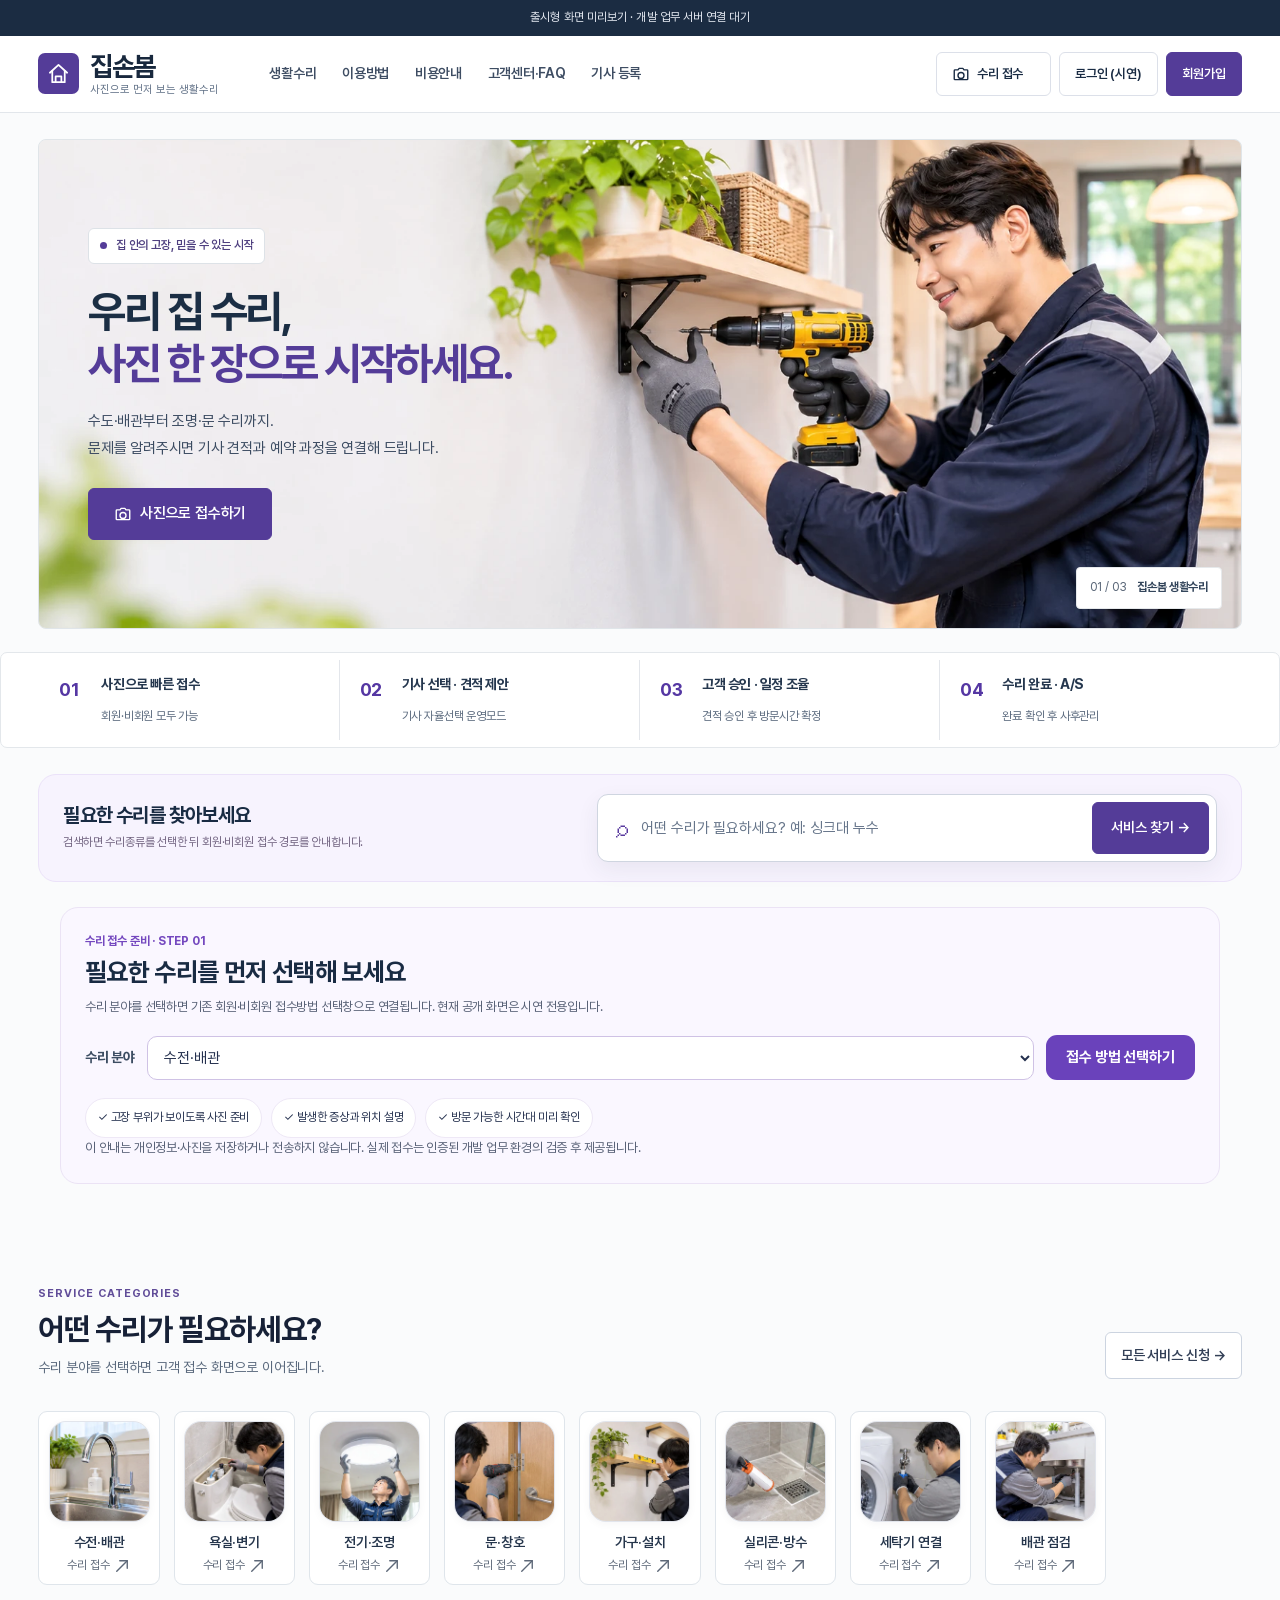
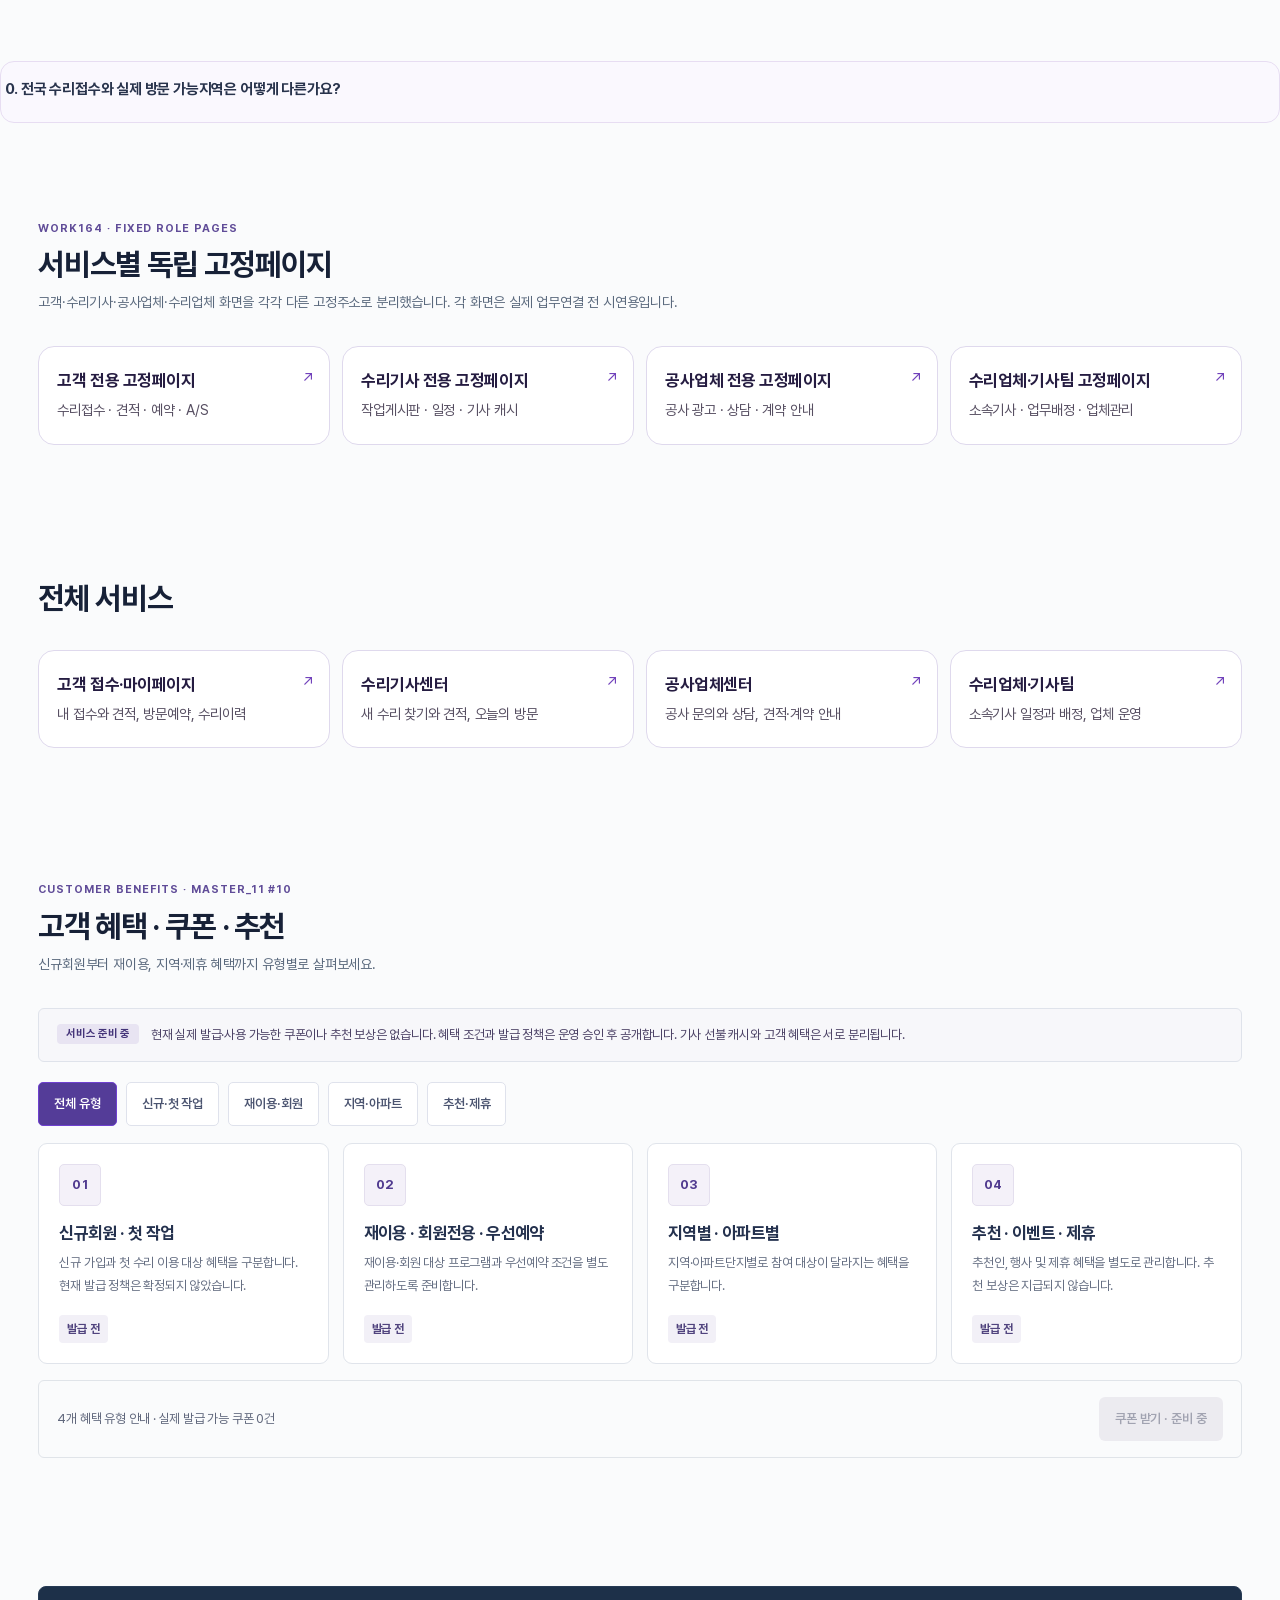
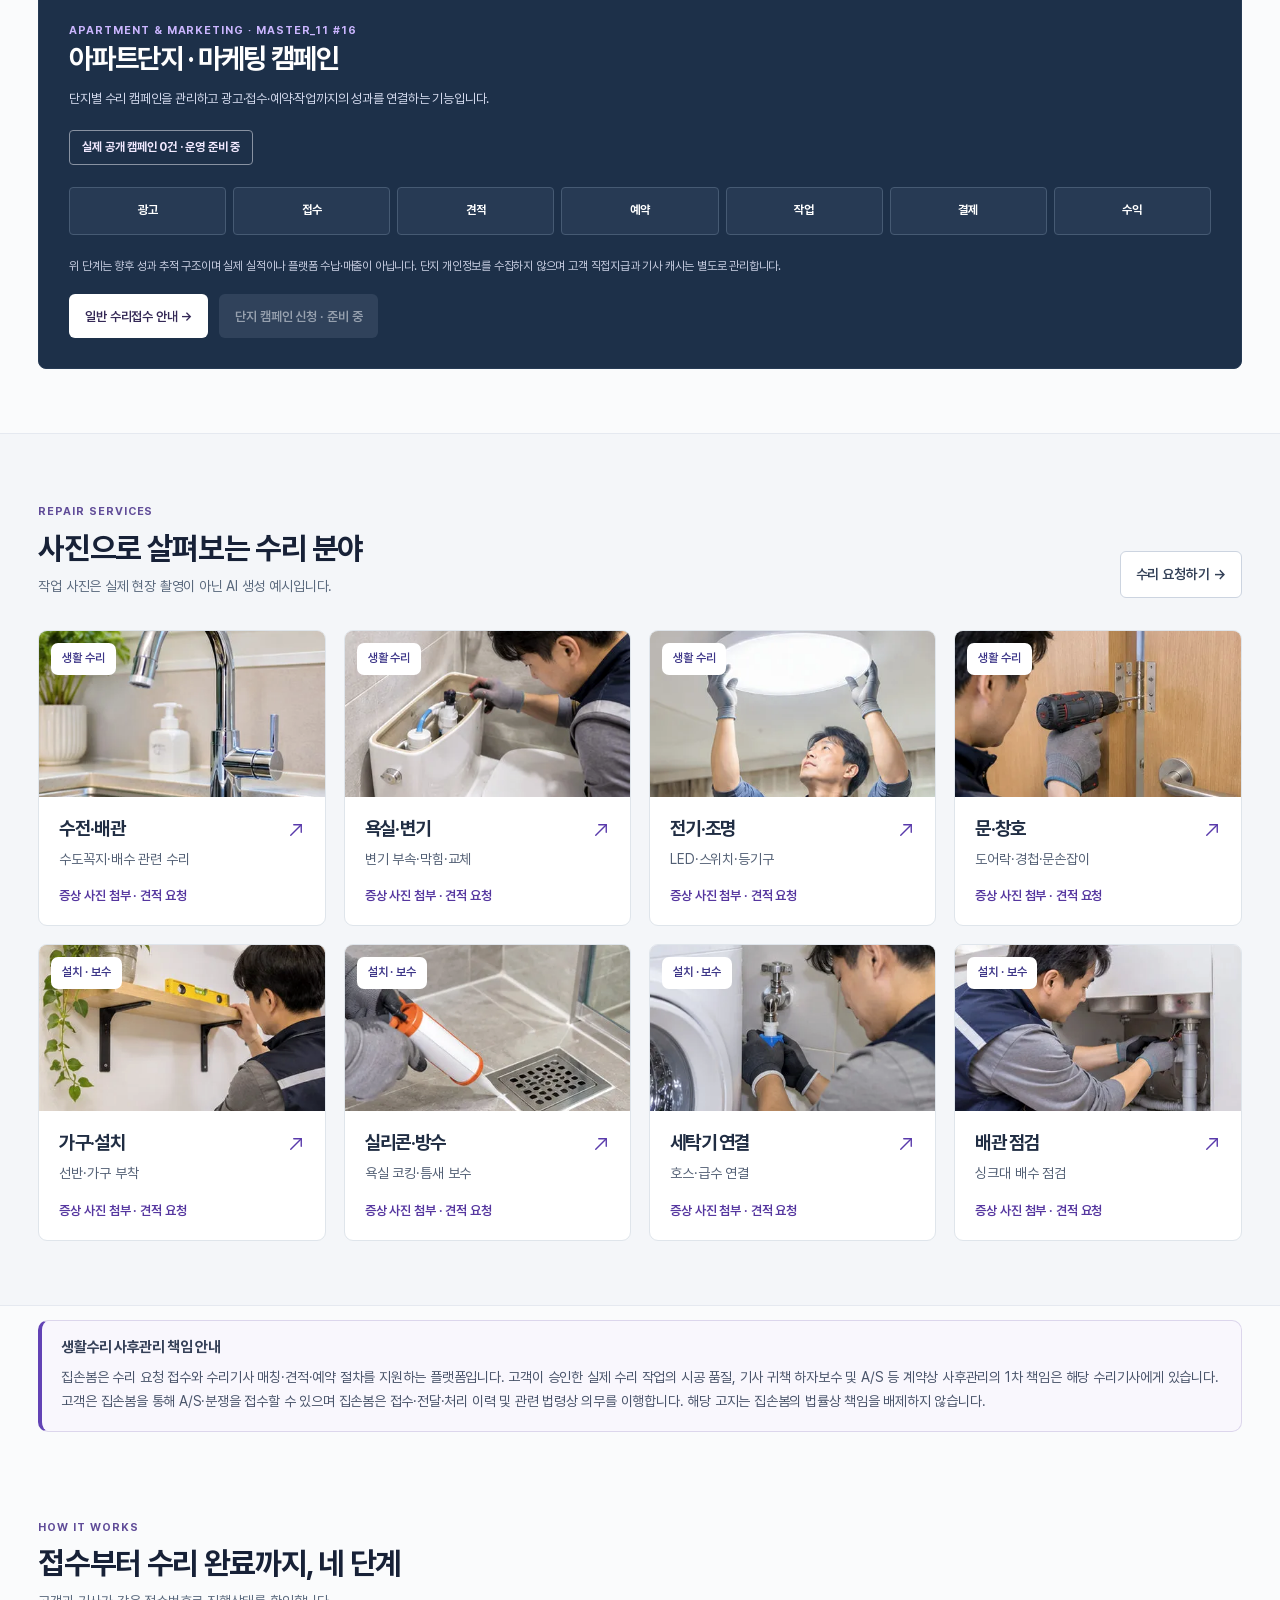
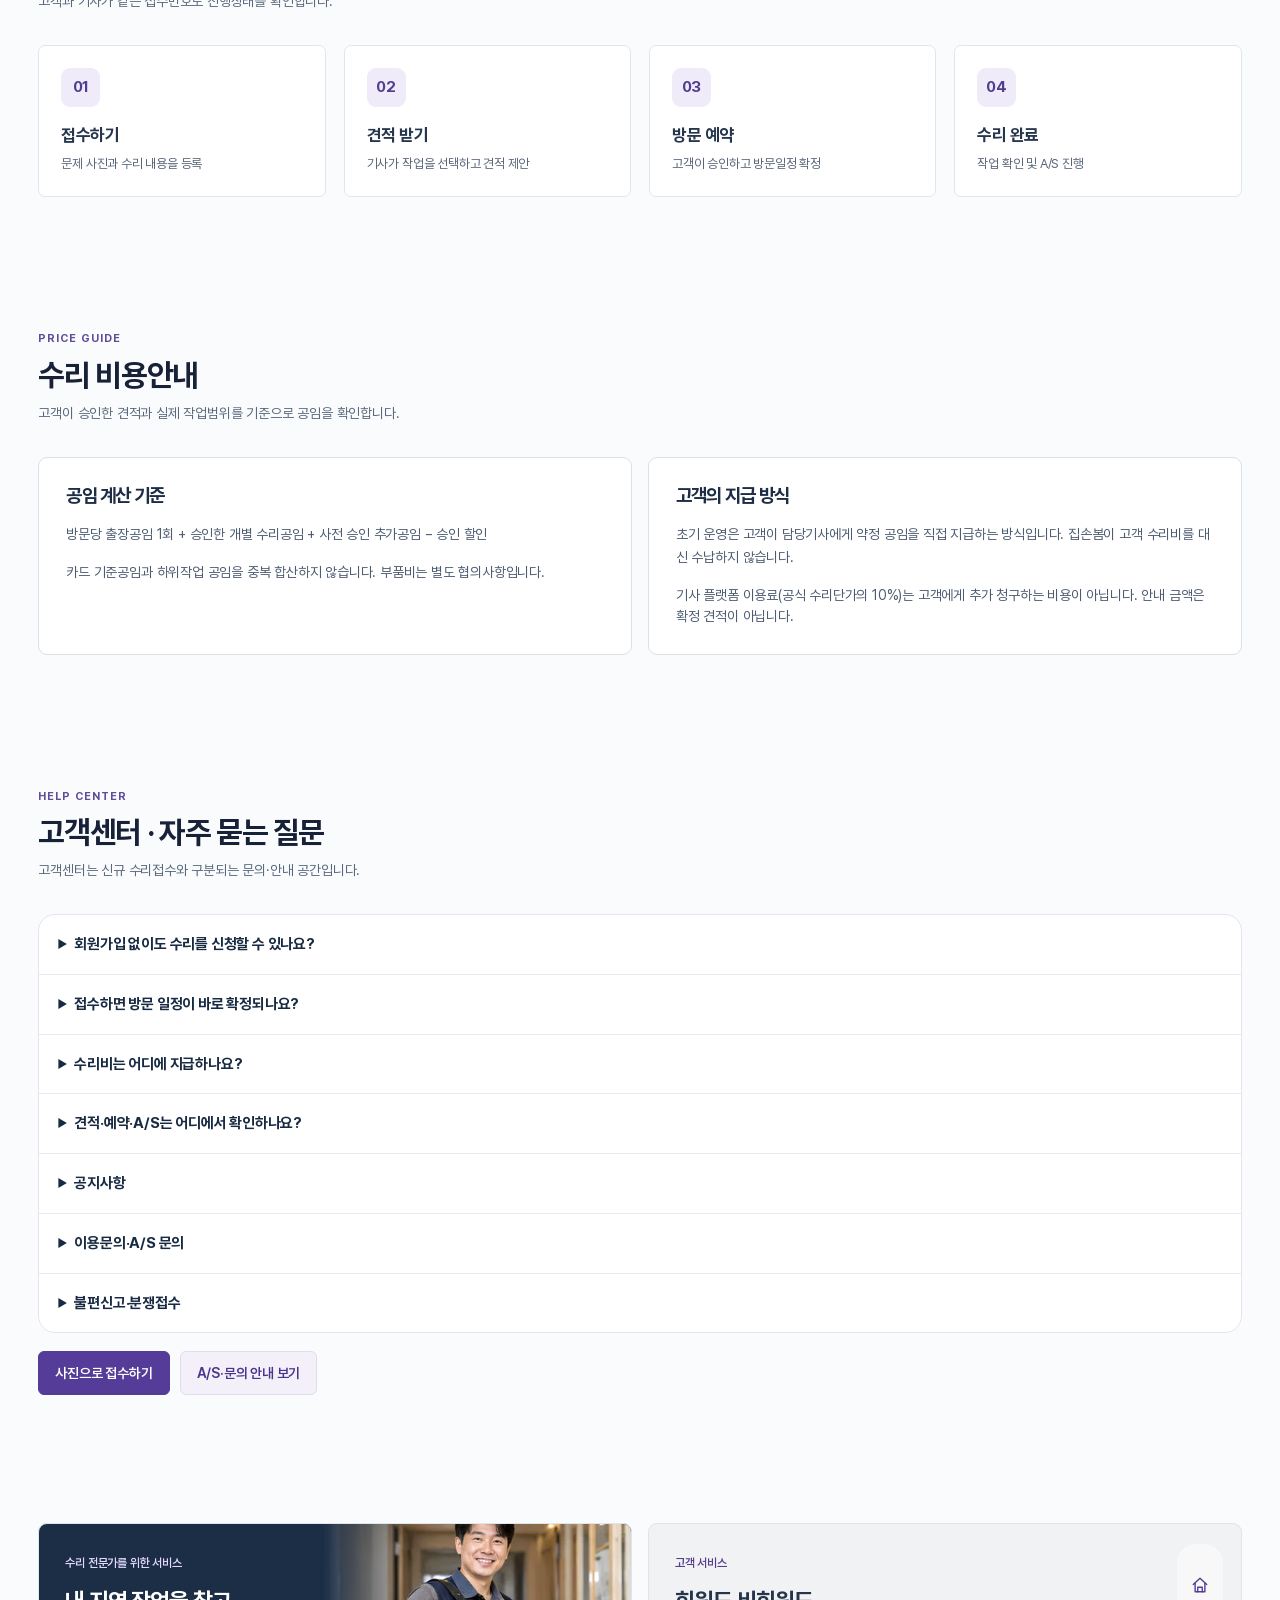
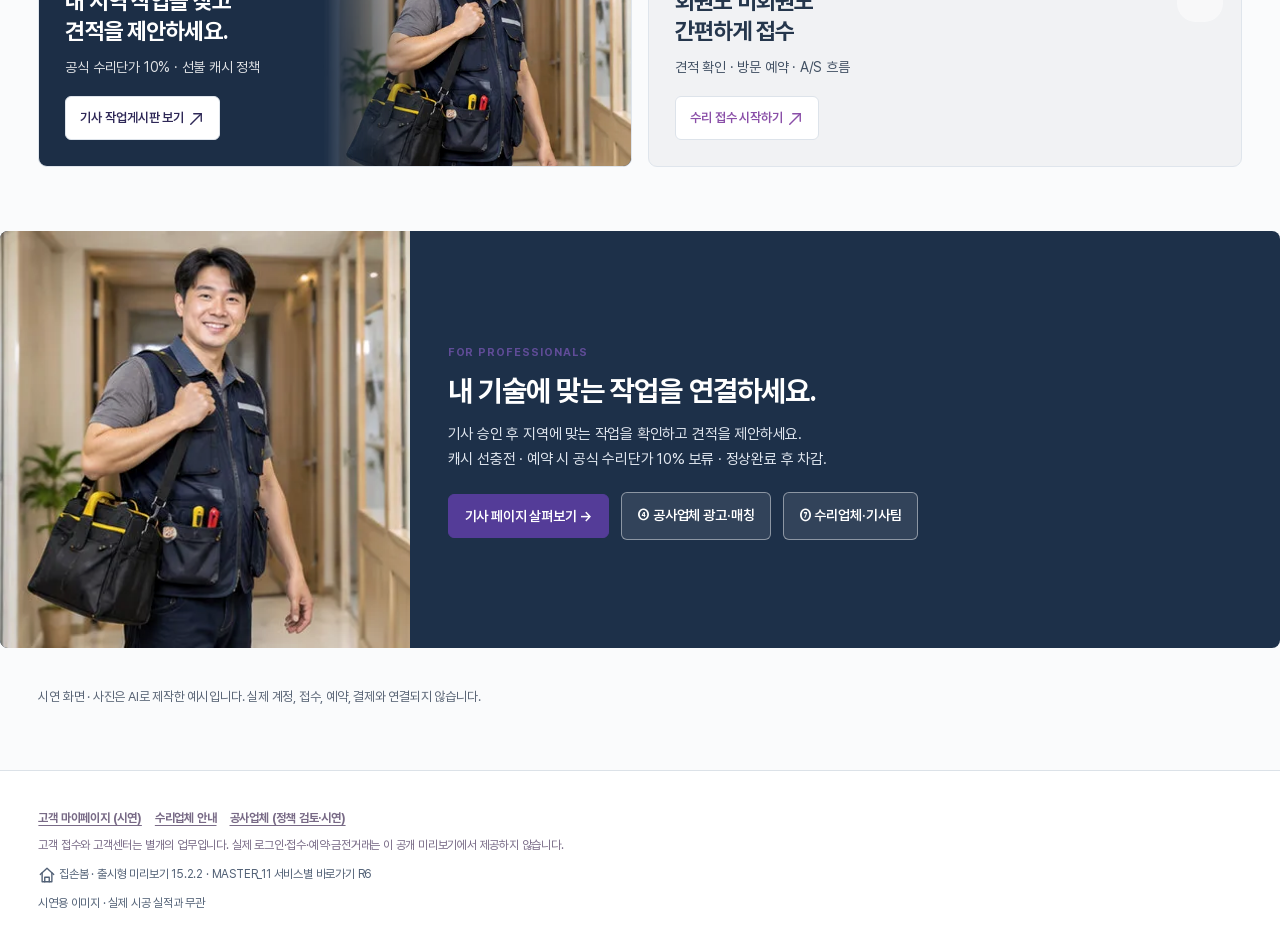
<file: index.html>
<!doctype html>
<html lang="ko"><head><meta charset="utf-8"><meta name="viewport" content="width=device-width,initial-scale=1"><meta name="theme-color" content="#1c2d45"><meta name="robots" content="noindex,nofollow"><meta http-equiv="Content-Security-Policy" content="default-src 'none'; script-src 'self'; style-src 'self' 'unsafe-inline'; img-src 'self'; font-src 'self'; form-action 'none'; base-uri 'none'; connect-src 'none'"><title>집손봄 | 생활수리 플랫폼 출시형 미리보기</title><link rel="stylesheet" href="./release.css?v=eed8e997160b"><script src="./release.js?v=0abe1de6bcdb" defer=""></script><link rel="stylesheet" href="./programs.css?v=master11-1016-v1"><script src="./programs.js?v=master11-1016-v1" defer></script><link rel="stylesheet" href="./premium-ui.css?v=atelier-1"><script src="./premium-ui.js?v=atelier-1" defer></script><link rel="stylesheet" href="./work211-home-guide.css?v=211-1"><script src="./work211-home-guide.js?v=211-1" defer></script><link rel="stylesheet" href="./work226-service-coverage.css?v=226-1"><script src="./work226-service-coverage.js?v=226-1" defer></script><link rel="stylesheet" href="./work240-accessibility.css?v=240-1"><script src="./work240-accessibility.js?v=240-1" defer></script></head><body>
<div class="topnote">출시형 화면 미리보기 · 개발 업무 서버 연결 대기</div>
<header class="navouter"><div class="wrap nav">
  <a href="#home" class="logo" data-go="home"><span class="mark">⌂</span><span><b>집손봄</b><small>사진으로 먼저 보는 생활수리</small></span></a>
  <nav class="mainnav" aria-label="공개 서비스 메뉴">
    <a href="#home" data-go="home" data-scroll="service-categories">생활수리</a>
    <a href="#home" data-go="home" data-scroll="how-it-works">이용방법</a>
    <a href="#home" data-go="home" data-scroll="price-guide">비용안내</a>
    <a href="#home" data-go="home" data-scroll="help-center">고객센터·FAQ</a>
    <a href="#worker" data-go="worker" data-scroll="worker-apply">기사 등록</a>
  </nav>
  <details class="mobile-menu"><summary aria-label="전체 서비스 메뉴">☰ 메뉴</summary>
    <nav aria-label="모바일 공개 서비스 메뉴">
      <a href="#home" data-go="home" data-scroll="service-categories">생활수리</a>
      <a href="#home" data-go="home" data-scroll="how-it-works">이용방법</a>
      <a href="#home" data-go="home" data-scroll="price-guide">비용안내</a>
      <a href="#home" data-go="home" data-scroll="help-center">고객센터·FAQ</a>
      <a href="#customer" data-intake-open="true">사진으로 접수하기</a>
      
      <a href="#worker" data-go="worker" data-scroll="worker-apply">기사 등록</a>
      
      
      <button type="button" data-auth="signup">회원가입 안내</button>
    <strong class="drawer-section">전체 서비스</strong><a href="#customer" data-go="customer" data-scroll="myrequests">고객 접수·마이페이지</a><a href="#worker" data-go="worker" data-scroll="jobs">수리기사센터</a><a href="#provider" data-go="provider" data-scroll="constructionTop">공사업체센터</a><a href="#repairCompany" data-go="repairCompany" data-scroll="providermain">수리업체·기사팀</a></nav>
  </details>
  <div class="navtools"><button type="button" class="hy-nav-search" data-intake-open="true" title="사진으로 수리 접수하기">📷 <span>수리 접수</span></button><button type="button" class="navbtn" data-auth="login">로그인 (시연)</button><button type="button" class="navbtn strong" data-auth="signup">회원가입</button></div>
</div></header>
<div class="tabstrip"><div class="wrap tabs" id="tabs" role="navigation" aria-label="집손봄 영역"><button class="tab active" data-go="home" type="button">메인</button><button class="tab" data-go="customer" type="button">고객 접수·마이페이지</button><button class="tab" data-go="worker" type="button">수리기사센터</button><button class="tab" data-go="provider" type="button">공사업체센터</button><button type="button" class="tab" data-go="adminEntry">관리자 통합 관제</button><button type="button" class="tab" data-go="guideEntry">전체 기능지도</button><button class="tab" data-go="repairCompany" type="button">수리업체·기사팀</button></div></div>
<main id="screen"><section data-screen="home"><div class="hy-home">
 <section class="hy-hero wrap">
   <div class="hy-hero-primary">
      <img class="hy-hero-img" src="./assets/hero-shelf-premium-20261124.webp" width="1672" height="941" alt="밝은 집 안에서 선반을 설치하는 방문 수리기사 · AI 생성 시연 사진">
      <div class="hy-hero-gradient"></div>
      <div class="hy-hero-body">
         <div class="hy-hero-eyebrow"><span class="hy-pulse"></span> 집 안의 고장, 믿을 수 있는 시작</div>
         <h1>우리 집 수리,<br><em>사진 한 장으로 시작하세요.</em></h1>
         <p>수도·배관부터 조명·문 수리까지.<br>문제를 알려주시면 기사 견적과 예약 과정을 연결해 드립니다.</p>

         <div class="hy-hero-actions"><button type="button" class="btn primary hy-cta" data-intake-open="true">📷 사진으로 접수하기</button></div>
      </div>
      <div class="hy-hero-corner"><span>01 / 03</span><b>집손봄 생활수리</b></div>
   </div>
 </section>
 <section class="wrap hy-trust" aria-label="이용 절차 안내">
   <div><span>01</span><strong>사진으로 빠른 접수</strong><small>회원·비회원 모두 가능</small></div>
   <div><span>02</span><strong>기사 선택 · 견적 제안</strong><small>기사 자율선택 운영모드</small></div>
   <div><span>03</span><strong>고객 승인 · 일정 조율</strong><small>견적 승인 후 방문시간 확정</small></div>
   <div><span>04</span><strong>수리 완료 · A/S</strong><small>완료 확인 후 사후관리</small></div>
 </section>
 <section class="wrap hy-search-panel" aria-label="수리 서비스 찾기"><div class="hy-search-panel-inner"><div><h2>필요한 수리를 찾아보세요</h2><p>검색하면 수리종류를 선택한 뒤 회원·비회원 접수 경로를 안내합니다.</p></div>         <form id="hySearch" class="hy-search" role="search" autocomplete="off">
           <span aria-hidden="true">⌕</span><input id="hyQuery" aria-label="수리 서비스 검색" placeholder="어떤 수리가 필요하세요? 예: 싱크대 누수" maxlength="80" autocomplete="off">
           <button type="submit">서비스 찾기 →</button>
         </form></div></section>
 <section class="wrap hy-categories hy-section" id="service-categories"><div class="hy-heading"><div><span class="hy-kicker">SERVICE CATEGORIES</span><h2>어떤 수리가 필요하세요?</h2><p>수리 분야를 선택하면 고객 접수 화면으로 이어집니다.</p></div><button class="hy-outline" data-go="customer">모든 서비스 신청 →</button></div>
  <div class="hy-category-grid"><button class="hy-category" data-cat="수전·배관"><span class="hy-category-pic"><img class="" src="./assets/faucet.webp" alt="수전·배관 시연 사진"></span><strong>수전·배관</strong><small>수리 접수 ↗</small></button><button class="hy-category" data-cat="욕실·변기"><span class="hy-category-pic"><img class="" src="./assets/toilet.webp" alt="욕실·변기 시연 사진"></span><strong>욕실·변기</strong><small>수리 접수 ↗</small></button><button class="hy-category" data-cat="전기·조명"><span class="hy-category-pic"><img class="" src="./assets/lighting.webp" alt="전기·조명 시연 사진"></span><strong>전기·조명</strong><small>수리 접수 ↗</small></button><button class="hy-category" data-cat="문·창호"><span class="hy-category-pic"><img class="" src="./assets/door.webp" alt="문·창호 시연 사진"></span><strong>문·창호</strong><small>수리 접수 ↗</small></button><button class="hy-category" data-cat="가구·설치"><span class="hy-category-pic"><img class="" src="./assets/shelf.webp" alt="가구·설치 시연 사진"></span><strong>가구·설치</strong><small>수리 접수 ↗</small></button><button class="hy-category" data-cat="실리콘·방수"><span class="hy-category-pic"><img class="" src="./assets/silicone.webp" alt="실리콘·방수 시연 사진"></span><strong>실리콘·방수</strong><small>수리 접수 ↗</small></button><button class="hy-category" data-cat="세탁기 연결"><span class="hy-category-pic"><img class="" src="./assets/washing.webp" alt="세탁기 연결 시연 사진"></span><strong>세탁기 연결</strong><small>수리 접수 ↗</small></button><button class="hy-category" data-cat="배관 점검"><span class="hy-category-pic"><img class="" src="./assets/plumber.webp" alt="배관 점검 시연 사진"></span><strong>배관 점검</strong><small>수리 접수 ↗</small></button><button class="hy-category" data-cat="전문 기사"><span class="hy-category-pic"><img class="" src="./assets/technician.webp" alt="전문 기사 시연 사진"></span><strong>전문 기사</strong><small>기사 지원</small></button></div>
 </section><section class="wrap hy-section" id="standalone-pages" aria-labelledby="standalone-pages-title">
 <div class="hy-heading"><div><span class="hy-kicker">WORK164 · FIXED ROLE PAGES</span>
 <h2 id="standalone-pages-title">서비스별 독립 고정페이지</h2>
 <p>고객·수리기사·공사업체·수리업체 화면을 각각 다른 고정주소로 분리했습니다. 각 화면은 실제 업무연결 전 시연용입니다.</p></div></div>
 <nav class="center-grid" aria-label="서비스별 독립 고정페이지 바로가기">
  <a href="./customer.html"><strong>고객 전용 고정페이지</strong><span>수리접수 · 견적 · 예약 · A/S</span></a>
  <a href="./worker.html"><strong>수리기사 전용 고정페이지</strong><span>작업게시판 · 일정 · 기사 캐시</span></a>
  <a href="./construction.html"><strong>공사업체 전용 고정페이지</strong><span>공사 광고 · 상담 · 계약 안내</span></a>
  <a href="./repair-company.html"><strong>수리업체·기사팀 고정페이지</strong><span>소속기사 · 업무배정 · 업체관리</span></a>
 </nav>
</section>
<section id="service-centers" class="wrap hy-section service-centers"><div class="hy-heading"><h2>전체 서비스</h2></div><nav aria-label="서비스별 바로가기" class="center-grid"><a href="#customer" data-go="customer" data-scroll="myrequests"><strong>고객 접수·마이페이지</strong><span>내 접수와 견적, 방문예약, 수리이력</span></a><a href="#worker" data-go="worker" data-scroll="jobs"><strong>수리기사센터</strong><span>새 수리 찾기와 견적, 오늘의 방문</span></a><a href="#provider" data-go="provider" data-scroll="constructionTop"><strong>공사업체센터</strong><span>공사 문의와 상담, 견적·계약 안내</span></a><a href="#repairCompany" data-go="repairCompany" data-scroll="providermain"><strong>수리업체·기사팀</strong><span>소속기사 일정과 배정, 업체 운영</span></a></nav></section>

<section class="wrap hy-section jsb-programs" id="benefit-programs" aria-labelledby="benefits-heading">
  <div class="hy-heading"><div><span class="hy-kicker">CUSTOMER BENEFITS · MASTER_11 #10</span><h2 id="benefits-heading">고객 혜택 · 쿠폰 · 추천</h2><p>신규회원부터 재이용, 지역·제휴 혜택까지 유형별로 살펴보세요.</p></div></div>
  <div class="jsb-program-status" role="note"><strong>서비스 준비 중</strong><span>현재 실제 발급·사용 가능한 쿠폰이나 추천 보상은 없습니다. 혜택 조건과 발급 정책은 운영 승인 후 공개합니다. 기사 선불 캐시와 고객 혜택은 서로 분리됩니다.</span></div>
  <div class="jsb-benefit-filters" role="group" aria-label="혜택 안내 유형">
    <button type="button" data-benefit-filter="all" aria-pressed="true">전체 유형</button><button type="button" data-benefit-filter="starter" aria-pressed="false">신규·첫 작업</button>
    <button type="button" data-benefit-filter="return" aria-pressed="false">재이용·회원</button><button type="button" data-benefit-filter="region" aria-pressed="false">지역·아파트</button>
    <button type="button" data-benefit-filter="referral" aria-pressed="false">추천·제휴</button>
  </div>
  <div class="jsb-program-grid" id="benefit-categories">
    <article class="jsb-program-card" data-benefit-group="starter"><div class="jsb-card-icon" aria-hidden="true">01</div><h3>신규회원 · 첫 작업</h3><p>신규 가입과 첫 수리 이용 대상 혜택을 구분합니다. 현재 발급 정책은 확정되지 않았습니다.</p><small>발급 전</small></article>
    <article class="jsb-program-card" data-benefit-group="return"><div class="jsb-card-icon" aria-hidden="true">02</div><h3>재이용 · 회원전용 · 우선예약</h3><p>재이용·회원 대상 프로그램과 우선예약 조건을 별도 관리하도록 준비합니다.</p><small>발급 전</small></article>
    <article class="jsb-program-card" data-benefit-group="region"><div class="jsb-card-icon" aria-hidden="true">03</div><h3>지역별 · 아파트별</h3><p>지역·아파트단지별로 참여 대상이 달라지는 혜택을 구분합니다.</p><small>발급 전</small></article>
    <article class="jsb-program-card" data-benefit-group="referral"><div class="jsb-card-icon" aria-hidden="true">04</div><h3>추천 · 이벤트 · 제휴</h3><p>추천인, 행사 및 제휴 혜택을 별도로 관리합니다. 추천 보상은 지급되지 않습니다.</p><small>발급 전</small></article>
  </div>
  <div class="jsb-feature-bottom"><p id="benefit-visible-count" role="status" aria-live="polite">4개 혜택 유형 안내 · 실제 발급 가능 쿠폰 0건</p><button type="button" class="jsb-feature-link" disabled>쿠폰 받기 · 준비 중</button></div>
</section>
<section class="wrap hy-section" id="campaign-programs" aria-labelledby="campaigns-heading">
 <div class="jsb-campaign">
  <span class="hy-kicker" style="color:#cbb6ff">APARTMENT & MARKETING · MASTER_11 #16</span><h2 id="campaigns-heading">아파트단지 · 마케팅 캠페인</h2>
  <p class="jsb-campaign-lead">단지별 수리 캠페인을 관리하고 광고·접수·예약·작업까지의 성과를 연결하는 기능입니다.</p>
  <span class="jsb-campaign-status">실제 공개 캠페인 0건 · 운영 준비 중</span>
  <div class="jsb-funnel" aria-label="캠페인 성과 관리 단계"><span>광고</span><span>접수</span><span>견적</span><span>예약</span><span>작업</span><span>결제</span><span>수익</span></div>
  <p class="jsb-campaign-note">위 단계는 향후 성과 추적 구조이며 실제 실적이나 플랫폼 수납·매출이 아닙니다. 단지 개인정보를 수집하지 않으며 고객 직접지급과 기사 캐시는 별도로 관리합니다.</p>
  <div class="jsb-campaign-ctas"><a class="jsb-feature-link" href="#customer" data-go="customer" data-scroll="reception">일반 수리접수 안내 →</a><button type="button" class="jsb-feature-link" disabled>단지 캠페인 신청 · 준비 중</button></div>
 </div>
</section>
 <section class="hy-service-wrap"><div class="wrap hy-section"><div class="hy-heading"><div><span class="hy-kicker">REPAIR SERVICES</span><h2>사진으로 살펴보는 수리 분야</h2><p>작업 사진은 실제 현장 촬영이 아닌 AI 생성 예시입니다.</p></div><button class="hy-outline" data-go="customer">수리 요청하기 →</button></div>
  <div class="hy-card-grid"><button class="hy-service-card" data-cat="수전·배관"><div class="hy-card-img"><img class="" src="./assets/faucet.webp" alt="수전·배관 시연 사진"><span class="hy-card-tag">생활 수리</span></div><div class="hy-card-info"><h3>수전·배관 <span>↗</span></h3><p>수도꼭지·배수 관련 수리</p><small>증상 사진 첨부 · 견적 요청</small></div></button><button class="hy-service-card" data-cat="욕실·변기"><div class="hy-card-img"><img class="" src="./assets/toilet.webp" alt="욕실·변기 시연 사진"><span class="hy-card-tag">생활 수리</span></div><div class="hy-card-info"><h3>욕실·변기 <span>↗</span></h3><p>변기 부속·막힘·교체</p><small>증상 사진 첨부 · 견적 요청</small></div></button><button class="hy-service-card" data-cat="전기·조명"><div class="hy-card-img"><img class="" src="./assets/lighting.webp" alt="전기·조명 시연 사진"><span class="hy-card-tag">생활 수리</span></div><div class="hy-card-info"><h3>전기·조명 <span>↗</span></h3><p>LED·스위치·등기구</p><small>증상 사진 첨부 · 견적 요청</small></div></button><button class="hy-service-card" data-cat="문·창호"><div class="hy-card-img"><img class="" src="./assets/door.webp" alt="문·창호 시연 사진"><span class="hy-card-tag">생활 수리</span></div><div class="hy-card-info"><h3>문·창호 <span>↗</span></h3><p>도어락·경첩·문손잡이</p><small>증상 사진 첨부 · 견적 요청</small></div></button><button class="hy-service-card" data-cat="가구·설치"><div class="hy-card-img"><img class="" src="./assets/shelf.webp" alt="가구·설치 시연 사진"><span class="hy-card-tag">설치 · 보수</span></div><div class="hy-card-info"><h3>가구·설치 <span>↗</span></h3><p>선반·가구 부착</p><small>증상 사진 첨부 · 견적 요청</small></div></button><button class="hy-service-card" data-cat="실리콘·방수"><div class="hy-card-img"><img class="" src="./assets/silicone.webp" alt="실리콘·방수 시연 사진"><span class="hy-card-tag">설치 · 보수</span></div><div class="hy-card-info"><h3>실리콘·방수 <span>↗</span></h3><p>욕실 코킹·틈새 보수</p><small>증상 사진 첨부 · 견적 요청</small></div></button><button class="hy-service-card" data-cat="세탁기 연결"><div class="hy-card-img"><img class="" src="./assets/washing.webp" alt="세탁기 연결 시연 사진"><span class="hy-card-tag">설치 · 보수</span></div><div class="hy-card-info"><h3>세탁기 연결 <span>↗</span></h3><p>호스·급수 연결</p><small>증상 사진 첨부 · 견적 요청</small></div></button><button class="hy-service-card" data-cat="배관 점검"><div class="hy-card-img"><img class="" src="./assets/plumber.webp" alt="배관 점검 시연 사진"><span class="hy-card-tag">설치 · 보수</span></div><div class="hy-card-info"><h3>배관 점검 <span>↗</span></h3><p>싱크대 배수 점검</p><small>증상 사진 첨부 · 견적 요청</small></div></button></div>
 </div></section>
 <div class="wrap"><div class="jb-policy-note " role="note"><b>생활수리 사후관리 책임 안내</b><p>집손봄은 수리 요청 접수와 수리기사 매칭·견적·예약 절차를 지원하는 플랫폼입니다. 고객이 승인한 실제 수리 작업의 시공 품질, 기사 귀책 하자보수 및 A/S 등 계약상 사후관리의 1차 책임은 해당 수리기사에게 있습니다. 고객은 집손봄을 통해 A/S·분쟁을 접수할 수 있으며 집손봄은 접수·전달·처리 이력 및 관련 법령상 의무를 이행합니다. 해당 고지는 집손봄의 법률상 책임을 배제하지 않습니다.</p></div></div>
<section class="wrap hy-section hy-how" id="how-it-works"><div class="hy-heading"><div><span class="hy-kicker">HOW IT WORKS</span><h2>접수부터 수리 완료까지, 네 단계</h2><p>고객과 기사가 같은 접수번호로 진행상태를 확인합니다.</p></div></div><div class="hy-how-grid"><div class="hy-how-step"><span>01</span><strong>접수하기</strong><p>문제 사진과 수리 내용을 등록</p></div><div class="hy-how-step"><span>02</span><strong>견적 받기</strong><p>기사가 작업을 선택하고 견적 제안</p></div><div class="hy-how-step"><span>03</span><strong>방문 예약</strong><p>고객이 승인하고 방문일정 확정</p></div><div class="hy-how-step"><span>04</span><strong>수리 완료</strong><p>작업 확인 및 A/S 진행</p></div></div></section>

 <section class="wrap hy-section jsb-price" id="price-guide">
   <div class="hy-heading"><div><span class="hy-kicker">PRICE GUIDE</span><h2>수리 비용안내</h2><p>고객이 승인한 견적과 실제 작업범위를 기준으로 공임을 확인합니다.</p></div></div>
   <div class="jsb-info-grid"><article class="panel"><h3>공임 계산 기준</h3><p>방문당 출장공임 1회 + 승인한 개별 수리공임 + 사전 승인 추가공임 − 승인 할인</p><p class="tiny spaced">카드 기준공임과 하위작업 공임을 중복 합산하지 않습니다. 부품비는 별도 협의사항입니다.</p></article>
   <article class="panel"><h3>고객의 지급 방식</h3><p>초기 운영은 고객이 담당기사에게 약정 공임을 직접 지급하는 방식입니다. 집손봄이 고객 수리비를 대신 수납하지 않습니다.</p><p class="tiny spaced">기사 플랫폼 이용료(공식 수리단가의 10%)는 고객에게 추가 청구하는 비용이 아닙니다. 안내 금액은 확정 견적이 아닙니다.</p></article></div>
 </section>
 <section class="wrap hy-section jsb-help" id="help-center">
   <div class="hy-heading"><div><span class="hy-kicker">HELP CENTER</span><h2>고객센터 · 자주 묻는 질문</h2><p>고객센터는 신규 수리접수와 구분되는 문의·안내 공간입니다.</p></div></div>
   <div class="jsb-faq"><details><summary>회원가입 없이도 수리를 신청할 수 있나요?</summary><p>네. 사진으로 접수하기에서 ‘비회원 바로 접수하기’를 선택할 수 있습니다. 실제 서비스에서는 접수별 보안권한으로 조회합니다.</p></details>
   <details><summary>접수하면 방문 일정이 바로 확정되나요?</summary><p>아닙니다. 기사 매칭, 견적 제안, 고객 승인, 일정 검증을 거쳐 방문이 확정됩니다. 기사 미확보 지역도 접수할 수 있지만 방문을 보장하지 않습니다.</p></details>
   <details><summary>수리비는 어디에 지급하나요?</summary><p>초기 운영에서는 확정된 공임을 담당기사에게 직접 지급합니다. 부품비는 별도로 협의하며, 집손봄은 고객에게 기사 캐시 이용료를 청구하지 않습니다.</p></details>
   <details><summary>견적·예약·A/S는 어디에서 확인하나요?</summary><p>회원은 고객 마이페이지에서 본인 접수·견적·예약·수리이력·A/S를 관리합니다. 비회원은 접수별로 발급된 제한된 보안권한으로 이용합니다.</p></details><details><summary>공지사항</summary><p>서비스 변경과 이용 공지를 확인하는 공간입니다. 현재 게시된 공지는 없습니다.</p></details><details><summary>이용문의·A/S 문의</summary><p>이용 방법을 문의하거나 내 수리이력에서 원작업을 선택해 A/S를 요청할 수 있습니다. 공개 화면은 안내만 제공합니다.</p></details><details><summary>불편신고·분쟁접수</summary><p>방문·수리·직접지급 관련 문제는 해당 접수와 함께 상담합니다. 실제 신고와 증빙 제출에는 비공개 업무환경이 필요합니다.</p></details></div>
   <div class="jsb-help-actions"><button type="button" class="btn primary" data-intake-open="true">사진으로 접수하기</button><button type="button" class="btn soft" data-go="customer" data-scroll="asarea">A/S·문의 안내 보기</button></div>
 </section>
 <section class="wrap hy-section jsb-secondary" aria-label="기사·수리업체 이용안내">   <div class="hy-hero-aside hy-secondary-cards">
     <div class="hy-aside-card hy-worker-card">
        <img class="" src="./assets/technician.webp" alt="AI 생성 전문기사 시연 사진">
        <div><span class="hy-light-tag">수리 전문가를 위한 서비스</span><h2>내 지역 작업을 찾고<br>견적을 제안하세요.</h2><p>공식 수리단가 10% · 선불 캐시 정책</p><button class="hy-aside-link" data-go="worker">기사 작업게시판 보기 ↗</button></div>
     </div>
     <div class="hy-aside-card hy-safe-card">
        <div class="hy-aside-icon">⌂</div>
        <div><span class="hy-light-tag">고객 서비스</span><h2>회원도 비회원도<br>간편하게 접수</h2><p>견적 확인 · 방문 예약 · A/S 흐름</p><button class="hy-aside-link" data-go="customer">수리 접수 시작하기 ↗</button></div>
     </div>
   </div>
</section>
 <section class="wrap hy-bottom-cta"><div class="hy-bottom-photo"><img class="" src="./assets/technician.webp" alt="수리기사 AI 생성 이미지"></div><div><span class="hy-kicker">FOR PROFESSIONALS</span><h2>내 기술에 맞는 작업을 연결하세요.</h2><p>기사 승인 후 지역에 맞는 작업을 확인하고 견적을 제안하세요.<br>캐시 선충전 · 예약 시 공식 수리단가 10% 보류 · 정상완료 후 차감.</p><div class="row" style="flex-wrap:wrap"><button class="btn primary" data-go="worker">기사 페이지 살펴보기 →</button><button class="hy-outline" data-go="provider">④ 공사업체 광고·매칭</button><button class="hy-outline" data-go="repairCompany">⑦ 수리업체·기사팀</button></div></div></section>
 <div class="hy-disclaimer wrap">시연 화면 · 사진은 AI로 제작한 예시입니다. 실제 계정, 접수, 예약, 결제와 연결되지 않습니다.</div>
 </div></section><section data-screen="customer" hidden=""><div class="wrap section"><div class="layout"><aside class="card dashnav"><h3>고객 접수·마이페이지</h3><a href="#reception" data-scroll="reception">사진 수리접수</a><a href="#myrequests" data-scroll="myrequests">접수·견적·예약</a><a href="#autharea" data-scroll="autharea">회원·비회원</a><a href="#asarea" data-scroll="asarea">A/S 안내</a><a href="#customer-benefits" data-scroll="customer-benefits">혜택·쿠폰·추천</a><a href="#repair-history" data-scroll="repair-history">수리 이력 (시연)</a></aside><div class="dashboard"><div class="dashhead"><div><span class="tag">고객 서비스</span><h1>고객 접수·마이페이지</h1><p class="intro">접수부터 견적·예약·A/S까지 같은 접수번호로 이어집니다.</p><div class="jb-policy-note " role="note"><b>생활수리 사후관리 책임 안내</b><p>집손봄은 수리 요청 접수와 수리기사 매칭·견적·예약 절차를 지원하는 플랫폼입니다. 고객이 승인한 실제 수리 작업의 시공 품질, 기사 귀책 하자보수 및 A/S 등 계약상 사후관리의 1차 책임은 해당 수리기사에게 있습니다. 고객은 집손봄을 통해 A/S·분쟁을 접수할 수 있으며 집손봄은 접수·전달·처리 이력 및 관련 법령상 의무를 이행합니다. 해당 고지는 집손봄의 법률상 책임을 배제하지 않습니다.</p></div></div></div><p class="hint preview-state">시연 전용 · 접수, 견적, 예약, 수리 이력과 A/S. 내 계정과 접수 동의 이력은 인증된 개발 환경에서만 확인할 수 있습니다. 이 화면에는 실제 로그인·파일 전송 기능이 없습니다.</p><div class="grid2" id="autharea"><div class="panel"><h3>회원으로 이용</h3><p class="intro">개발 API의 HTTPS 응답을 확인했습니다. 회원 로그인·접수·조회는 개발 계정 권한 검증 후 연결됩니다.</p><a class="btn small soft" data-service-health="" rel="noreferrer" href="https://ohwkywomdqgcnptsnhwk.supabase.co/functions/v1/jsb-work19-api/health">개발 API 상태 확인</a><div class="row spaced"><button class="btn small primary" data-auth="signup">회원가입</button><button class="btn small soft" data-auth="login">기존회원 로그인</button><button type="button" class="btn small soft" data-go="customer" data-scroll="reception">작성 중인 접수로 돌아가기</button></div></div><div class="panel"><h3>비회원으로 바로 접수</h3><p class="intro">가입 없이 접수 가능하며 실제 서비스에서는 접수별 인증·만료 권한을 적용합니다.</p><div class="row spaced"><button class="btn small primary" data-intake-guest="">비회원 접수 시작 →</button></div></div></div><div class="panel space24" id="reception"><h3>고객 접수 · 사진으로 접수하기 (시연)</h3><div class="hint" style="margin-bottom:15px">시연용 접수입니다. 실제 이름·전화번호·상세주소를 입력하지 마세요. 사진은 서버에 전송되지 않습니다.</div><form id="requestForm" class="fields" autocomplete="off"><div class="field"><label for="intake-account">이용 방법</label><select name="account" required="" id="intake-account"><option>비회원 바로 접수 (시연)</option><option>회원으로 접수 (시연)</option></select></div><div class="field"><label for="intake-category">수리 분야</label><select name="category" id="intake-category"><option selected="">수전·배관</option><option>욕실·변기</option><option>전기·조명</option><option>문·창호</option><option>가구·설치</option><option>실리콘·방수</option><option>세탁기 연결</option><option>배관 점검</option></select></div><div class="field full"><label for="intake-title">수리 요청 제목</label><input name="title" required="" maxlength="90" placeholder="예: 욕실 수전에서 물이 새요" readonly="" value="싱크대 배수관 점검" id="intake-title"></div><div class="field full"><label for="intake-note">요청 내용</label><textarea name="note" required="" maxlength="400" placeholder="고장 증상과 희망 일정 등을 적어주세요 (시연용)" readonly="" id="intake-note">예시: 싱크대 하부 누수 흔적 확인</textarea></div><div class="field"><label for="intake-address">서비스 지역 (시·군·구까지만)</label><input name="address" required="" maxlength="40" placeholder="예: 경기 광명시" readonly="" value="예시 지역 A" id="intake-address"></div><div class="field"><label for="preview-media">사진·영상 (브라우저에서만 선택)</label><input name="photo" type="file" accept="image/*,video/*" multiple="" id="preview-media"><output id="preview-file" aria-live="polite"></output></div><div class="field full"><label for="preview-visit">희망 방문일정 (시연)</label>
 <select id="preview-visit" name="visitPreference"><option>일정 협의</option><option>평일 오전</option><option>평일 오후</option><option>주말</option></select>
 <details class="center-details"><summary>주소·현장 연락정보·동의 예시</summary>
 <ul><li>주소검색·상세주소 예시 · 예시 지역 A, 예시 건물</li><li>현장 연락정보 · 예시 연락처 확인</li>
 <li>이용약관·개인정보 동의 · 실제 동의는 인증된 접수에서 기록합니다.</li></ul></details></div><div class="field full"><button class="btn primary" type="submit">예시 접수 확인하기</button></div></form><output id="preview-receipt" role="status"></output></div><div class="panel space24" id="customer-benefits"><h3>내 혜택 · 쿠폰 · 추천</h3><p class="intro">실제 발급 가능한 쿠폰과 추천 보상, 단지 캠페인은 아직 없습니다. 이 화면에서 혜택을 발급하거나 단지 개인정보를 수집하지 않습니다.</p><div class="jsb-customer-services"><div><strong>쿠폰 · 추천</strong><p>발급 가능 0건 · 실계정 이력은 인증된 업무환경에서만 제공합니다.</p></div><div><strong>아파트·지역 캠페인</strong><p>공개된 캠페인 0건 · 준비 단계</p></div></div><p class="hint">고객 할인과 기사 공식 수리단가 10% 이용료는 분리합니다.</p><div class="row spaced"><button type="button" class="btn small soft" data-go="home" data-scroll="benefit-programs">혜택 안내 보기</button><button type="button" class="btn small soft" data-go="home" data-scroll="campaign-programs">캠페인 안내 보기</button></div></div><div class="panel space24" id="myrequests"><div class="row between" style="margin-bottom:12px"><h3 style="margin:0">고객 마이페이지 · 내 접수·견적·예약 (시연)</h3><span class="tiny">모든 데모 접수표시</span></div><div id="customerJobs"><div class="item"><img class="itemphoto" src="./assets/plumber.webp" alt="싱크대 하부 누수 점검"><div class="iteminfo"><div class="row between" style="align-items:start"><div><b>싱크대 하부 누수 점검</b><p>DEMO-101 · 수전·배관 · 예시 지역 A</p><p>배수관 연결 부위 점검 요청</p></div><span class="status pending">기사 선택 대기</span></div><div class="row between spaced" style="flex-wrap:wrap"><div class="tiny">기사 견적 <b>미제출</b></div></div></div></div><div class="item"><img class="itemphoto" src="./assets/lighting.webp" alt="주방 LED 교체"><div class="iteminfo"><div class="row between" style="align-items:start"><div><b>주방 LED 교체</b><p>DEMO-102 · 전기·조명 · 예시 지역 B</p><p>점등이 끊기는 증상 확인</p></div><span class="status pending">견적 검토</span></div><div class="row between spaced" style="flex-wrap:wrap"><div class="tiny">기사 견적 <b>72,000원</b></div><button class="btn small primary" data-action="approve" data-id="DEMO-102">견적 승인</button></div></div></div><div class="item"><img class="itemphoto" src="./assets/door.webp" alt="현관문 손잡이 점검"><div class="iteminfo"><div class="row between" style="align-items:start"><div><b>현관문 손잡이 점검</b><p>DEMO-103 · 문·창호 · 예시 지역 C</p><p>방문 시간 조율 예시</p></div><span class="status booked">예약 확정·캐시 보류</span></div><div class="row between spaced" style="flex-wrap:wrap"><div class="tiny">기사 견적 <b>95,000원</b></div><button class="btn small negative" data-action="cancel" data-id="DEMO-103">취소 (보류 해제 데모)</button></div></div></div></div><details class="center-details"><summary>마이페이지 업무 안내</summary><ul><li>내 접수 · 내 견적 · 방문예약 · 담당기사</li><li>수리이력 · 공임·직접지급 내역 · A/S</li><li>문의·신고 · 주소관리 · 회원정보</li><li>개인 업무는 본인 인증 후 이용합니다.</li></ul></details></div><section id="repair-history" class="panel space24"><h3>수리 이력 (시연)</h3><ul class="preview-list"><li><b>배관 연결 점검</b> · 예시 작업 완료 · A/S 검토 화면 확인 가능</li></ul></section><div class="panel space24" id="asarea"><h3>A/S 및 문의</h3><p class="intro">수리 완료 후 작업 내역을 확인하고 A/S를 요청하는 흐름입니다. 공개 미리보기에서는 예시만 제공합니다.</p><button class="btn soft spaced" data-unavailable="A/S 실제 접수">A/S 문의 기능 보기</button></div></div></div></div></section><section data-screen="worker" hidden=""><div class="wrap section"><div class="layout"><aside class="card dashnav"><h3>기사 전용 센터</h3><a href="#jobs" data-scroll="jobs">작업게시판</a><a href="#wallet" data-scroll="wallet">선불 캐시 지갑</a><a href="#calculator" data-scroll="calculator">캐시 계산기</a><a href="#workernote" data-scroll="workernote">활동 안내</a><a href="#visit-agenda" data-scroll="visit-agenda">방문 일정·수리 진행 (시연)</a></aside><div class="dashboard"><div class="dashhead"><div><span class="tag">기사 전용</span><h1>수리기사센터</h1><p class="intro">기사 가입·관리자 승인 이후 작업 자율선택 · 견적 · 예약 · 완료</p><div class="jb-policy-note " role="note"><b>수리기사 의무 안내 · 매칭 및 작업수락 전 확인</b><p>기사는 자신이 수락하고 수행한 수리의 적정 시공, 안전조치, 귀책 있는 하자에 대한 보수 및 적용된 A/S 정책에 따른 사후관리의 1차 책임을 부담합니다. 고객의 A/S 요청에 성실히 답변하고 증빙과 처리이력을 플랫폼에 남겨야 합니다. 기사 귀책 재작업은 원작업에 연결하고 추가 플랫폼 캐시 과금을 자동 적용하지 않습니다. 귀책 여부는 계약·작업범위·증빙을 기준으로 검토하며 일방 주장만으로 확정하지 않습니다.</p></div></div><button class="btn small soft" data-auth="worker" id="worker-apply">기사 등록·승인 안내 (시연)</button></div><p class="hint preview-state">시연 전용 · 등록 심사, 작업게시판, 견적, 방문 및 완료, 거래이력. 실제 신청·충전은 차단됩니다.</p><div class="kpis"><div class="kpi"><span>사용 가능 캐시 (시연)</span><b>31,000원</b></div><div class="kpi"><span>예약 보류 캐시</span><b>9,000원</b></div><div class="kpi"><span>누적 차감 캐시</span><b>5,000원</b></div><div class="kpi"><span>기사 과금 정책</span><b>공식 단가 10%</b></div></div><div class="panel space24" id="wallet"><div class="row between"><h3>💜 기사 선불 캐시 지갑</h3><span class="tag warn">거래 이력 시연 · 충전 차단</span></div><div class="hint">예약 당시 집손봄 공식 수리단가의 10%를 보류합니다. 정상완료 시 차감하고 적법한 취소 시 해제합니다. 아래 금액과 내역은 시연 데이터입니다.</div><div class="pillrow spaced"></div><div class="div"></div><h3>캐시 거래 내역</h3><div class="ledger"><div class="log"><span>예시 정상완료 차감<small style="display:block;color:#96899c">시연 내역</small></span><b>5,000원</b></div><div class="log"><span>예시 예약 보류<small style="display:block;color:#96899c">시연 내역</small></span><b>9,000원</b></div></div></div><div class="panel space24" id="jobs"><div class="row between"><h3 style="margin:0">내 지역 수리 작업게시판</h3><span class="tiny">모의 데이터 · 실제 고객 정보 비노출</span></div><div class="pillrow spaced"><button class="chip active" data-filter="전체">전체</button><button class="chip " data-filter="수전·배관">수도·배관</button><button class="chip " data-filter="전기·조명">전기·조명</button></div><div id="workerJobs"><div class="item"><img class="itemphoto" src="./assets/plumber.webp" alt="싱크대 하부 누수 점검"><div class="iteminfo"><div class="row between" style="align-items:start"><div><b>싱크대 하부 누수 점검</b><p>DEMO-101 · 수전·배관 · 예시 지역 A</p><p>배수관 연결 부위 점검 요청</p></div><span class="status pending">기사 선택 대기</span></div><div class="row between spaced" style="flex-wrap:wrap"><div class="tiny">공식 단가 예시 <b>80,000원</b> · 기사 캐시 10% <b style="color:var(--purple)">8,000원</b><br>기사 견적 <b>미제출</b></div><button class="btn small primary" data-action="claim" data-id="DEMO-101">작업 선택</button></div></div></div><div class="item"><img class="itemphoto" src="./assets/lighting.webp" alt="주방 LED 교체"><div class="iteminfo"><div class="row between" style="align-items:start"><div><b>주방 LED 교체</b><p>DEMO-102 · 전기·조명 · 예시 지역 B</p><p>점등이 끊기는 증상 확인</p></div><span class="status pending">견적 검토</span></div><div class="row between spaced" style="flex-wrap:wrap"><div class="tiny">공식 단가 예시 <b>60,000원</b> · 기사 캐시 10% <b style="color:var(--purple)">6,000원</b><br>기사 견적 <b>72,000원</b></div></div></div></div><div class="item"><img class="itemphoto" src="./assets/door.webp" alt="현관문 손잡이 점검"><div class="iteminfo"><div class="row between" style="align-items:start"><div><b>현관문 손잡이 점검</b><p>DEMO-103 · 문·창호 · 예시 지역 C</p><p>방문 시간 조율 예시</p></div><span class="status booked">예약 확정·캐시 보류</span></div><div class="row between spaced" style="flex-wrap:wrap"><div class="tiny">공식 단가 예시 <b>90,000원</b> · 기사 캐시 10% <b style="color:var(--purple)">9,000원</b><br>기사 견적 <b>95,000원</b></div><button class="btn small primary" data-action="complete" data-id="DEMO-103">정상 수리완료</button></div></div></div></div></div><section id="visit-agenda" class="panel space24"><h3>방문 일정·수리 진행 (시연)</h3><ul class="preview-list"><li><b>오후 2:00</b> · 현관문 손잡이 점검 · 방문 예정</li><li><b>오후 4:00</b> · 배관 연결 점검 · 작업 완료 예시</li></ul><details class="center-details"><summary>승인된 기사의 업무 안내</summary><ul><li>내가 선택한 수리 · 견적 작성·제출 · 예약확정 작업</li><li>오늘 방문 · 작업진행·전후사진 · 작업완료·수리이력</li><li>활동지역 · 기술·서류 · 일정·휴무·알림 · 회원정보</li></ul></details></section><div class="panel space24" id="calculator"><h3>집손봄 공식 수리단가 10% 계산기</h3><p class="intro" style="margin-bottom:15px">공식 수리단가표 미승인 상태이므로 아래 금액은 테스트 입력값입니다. 실제 고객 견적은 차감 기준이 아닙니다.</p><div class="fields"><div class="field"><label>공식 수리단가 (원, 예시)</label><input type="number" min="0" step="1000" id="calcprice" value="80000"></div><div class="field"><label>기사 캐시 차감 예정액</label><div class="price" id="calcresult">8,000원</div></div></div><p class="tiny spaced">원 미만 처리·복합작업 과금단위·VAT·법률/세무/PG 검토는 아직 출시 전 필수 확인사항입니다.</p></div><div class="notice space24" id="workernote">고객이 기사에게 직접 지급하는 수리비와 플랫폼 이용료는 별도입니다. 실제 결제·충전·환불은 차단됩니다.</div></div></div></div></section><section data-screen="provider" hidden=""><div class="wrap section"><div class="layout"><aside class="card dashnav"><h3>④ 공사업체 광고·계약 매칭</h3><a href="#constructionTop" data-scroll="constructionTop">업체 대시보드</a><a href="#constructionAd" data-scroll="constructionAd">공사 광고·프로필</a><a href="#constructionContract" data-scroll="constructionContract">리드 · 계약 확인</a><a href="#constructionFee" data-scroll="constructionFee">수수료 · 책임 안내</a></aside><div class="dashboard"><div class="dashhead"><div><span class="tag">④ 공사업체 전용 · 광고·중개형</span><h1>공사업체센터</h1><p class="intro">공사업체 홍보, 고객 공사문의, 현장상담·견적, 계약체결 보고, 계약검증 및 별도 매칭 수수료를 관리하는 전용 화면입니다.</p></div><div class="notice">이곳의 업체는 <b>공사 수행 업체</b>이며 ⑦ 생활수리 기사팀과 구분됩니다. 모든 표시는 가상 데이터이고 실제 고객·계약·결제는 없습니다.</div><button type="button" class="btn small soft" data-auth="provider">공사업체 가입 안내</button></div><p class="hint preview-state">개정안 참고 · 공사업체 기능 시연. 실제 등록, 계약 및 청구는 차단됩니다.</p>
 <div class="kpis" id="constructionTop"><div class="kpi"><span>광고 등록</span><b>2건 <small>가상</small></b></div><div class="kpi"><span>공사 매칭</span><b>1건 <small>가상</small></b></div><div class="kpi"><span>계약 검증</span><b>검증 대기</b></div><div class="kpi"><span>청구 가능액</span><b>0원</b><small>요율·세무 미승인, 실청구 차단</small></div></div>
 <div class="panel space24" id="constructionAd"><div class="head"><h2>업체 광고·서비스 소개</h2><span class="tag warn">AI 사진 · 실적 아님</span></div><div class="grid2"><div><img class="" src="./assets/shelf.webp" alt="공사 및 설치 참고 이미지 — AI 생성 시연"><h3 class="spaced">공사업체 A · 인테리어</h3><p class="intro">공사업체 프로필·포트폴리오의 배치 예시입니다. 실제 사업자·면허 인증을 나타내지 않습니다.</p></div><div><img class="" src="./assets/lighting.webp" alt="전기설비 참고 이미지 — AI 생성 시연"><h3 class="spaced">공사업체 B · 시설공사</h3><p class="intro">광고여부 명확 표시, 실제 사업자정보·공사업 자격·보험 확인은 서버 기능으로 개발해야 합니다.</p></div></div></div>
 <div class="panel space24" id="constructionContract"><div class="head"><h2>고객 요청에서 계약 확인까지</h2><span class="tag">거래 흐름 시연</span></div><div class="pillrow"><span class="chip">① 공사문의</span><span class="chip">② 업체 매칭</span><span class="chip">③ 상담·견적</span><span class="chip">④ 계약 보고</span><span class="chip">⑤ 관리자 검증</span><span class="chip">⑥ 수수료 적격</span></div><div class="notice space24" role="status" aria-live="polite">시연 전용 · 가상 고객 문의와 현장상담 예시</div><div class="row space24" style="flex-wrap:wrap;gap:8px"><button class="btn primary" data-construction-step="report">가상 계약체결 보고</button><button class="btn soft" data-construction-step="reset">가상 상태 초기화</button></div></div>
 <div class="panel space24" id="constructionFee"><div class="head"><h2>계약·대금·A/S 책임 및 수수료 원칙</h2></div><div class="jb-policy-note is-provider" role="note"><b>공사업체 정책 · 개정안 참고</b><p>광고·소개와 공사 계약 중개는 생활수리와 별도 영역입니다. 수수료율·부과 조건·VAT·청구 정책이 확정되기 전까지 이 화면은 예시만 제공합니다.</p></div><div class="hint spaced">공사업체 수수료율·VAT·취소환입 정책, 광고 유료 여부는 미확정입니다. ③ 기사 캐시 10%와 별도 장부로 설계합니다. 실제 계약·수납·정산·계정인증은 작동하지 않습니다.</div></div>
 </div></div></div></section><section data-screen="adminEntry" hidden=""><div class="wrap section"><article class="panel workspace-entry"><div class="dashhead"><div><span class="tag">업무환경 안내</span><h1>관리자 통합 관제</h1></div></div><p class="intro">운영 담당자를 위한 업무환경입니다. 유효한 로그인 세션, 최근 인증 앱 확인(TOTP), 담당 업무 권한이 필요합니다.</p><ul class="preview-list"><li>운영 관제</li><li>회원 · 기사 · 업체</li><li>기사 캐시 · 재무</li><li>고객 · 운영예외</li><li>서비스 · 운영정책</li><li>보안 · 출시관리</li></ul><p class="hint" data-workspace-status="">개발 업무서버 연결 대기</p><p class="space24"><a class="btn strong" href="./admin.html" rel="noreferrer" aria-label="집손봄 관리자 보안 로그인 페이지로 이동">관리자 보안 로그인 열기</a></p><p class="hint">관리자 관제는 별도 인증 앱 및 서버 권한검사가 필요합니다. 승인되지 않은 이용자는 접근할 수 없습니다.</p></article></div></section><section data-screen="guideEntry" hidden=""><div class="wrap section"><article class="panel workspace-entry"><div class="dashhead"><div><span class="tag">업무환경 안내</span><h1>전체 기능지도</h1></div></div><p class="intro">집손봄 7개 영역의 기능 구현과 검증 상태를 관리하는 내부 업무환경입니다. 최근 인증 앱 확인(TOTP)과 정책 관리 권한이 필요합니다.</p><ul class="preview-list"><li>메인 홈페이지</li><li>고객 전용</li><li>수리기사 전용</li><li>공사업체 전용</li><li>관리자 업무</li><li>기능지도</li><li>수리업체·기사팀</li></ul><p class="hint" data-workspace-status="">개발 업무서버 연결 대기</p></article></div></section><section data-screen="repairCompany" hidden=""><div class="wrap section"><div class="layout"><aside class="card dashnav"><h3>⑦ 수리업체 · 기사팀</h3><a href="#providermain" data-scroll="providermain">업체 대시보드</a><a href="#team" data-scroll="team">소속기사</a><a href="#providerdocs" data-scroll="providerdocs">정산 · 서류</a><a href="#team-agenda" data-scroll="team-agenda">작업 배정·일정 (시연)</a></aside><div class="dashboard"><div class="dashhead"><div><span class="tag">⑦ 수리업체·기사팀 전용</span><h1>수리업체·기사팀 운영센터</h1><p class="intro">기존 수리업체의 소속기사·일정·작업·지급증빙·조직권한을 보존합니다. 공사업체 계약 수수료와 별도입니다.</p></div><button type="button" class="btn small soft" data-auth="repairCompany">수리업체 가입·승인 안내</button></div><p class="hint preview-state">시연 전용 · 등록·승인, 소속기사, 배정과 일정. 실제 조직정보 전송은 차단됩니다.</p><div class="panel" id="providermain"><h3>기존 수리업체·소속기사 기능 보존 <span class="tag warn">데모</span></h3><div class="grid2"><div><img class="" src="./assets/technician.webp" alt="파트너 수리기사 이미지"><h3 class="spaced">파트너 소속기사 관리</h3><p class="intro">기사별 자격, 지역, 활동 상태, 매칭 기록과 소속 관계를 관리합니다.</p></div><div><img class="" src="./assets/door.webp" alt="도어 보수 이미지"><h3 class="spaced">작업·방문 일정 관리</h3><p class="intro">기사 일정과 현장 작업을 확인하고 이력 및 정산 자료와 연결합니다.</p></div></div></div><div class="panel space24" id="team"><h3>소속 기사 (시연용)</h3><div class="item"><img class="itemphoto" src="./assets/technician.webp" alt="기사"><div class="iteminfo"><b>기사 샘플 A</b><p>수도·배관 / 문·창호 · 승인 대기</p></div><span class="tag">시연</span></div><div class="item"><img class="itemphoto" src="./assets/plumber.webp" alt="현장 수리기사"><div class="iteminfo"><b>기사 샘플 B</b><p>전기·조명 / 설치 · 서류 검토</p></div><span class="tag warn">시연</span></div></div><section id="team-agenda" class="panel space24"><h3>작업 배정·일정 (시연)</h3><ul class="preview-list"><li><b>기사 샘플 A</b> · 오후 2:00 · 예시 구역 A · 배관 방문 배정</li><li><b>기사 샘플 B</b> · 오후 4:00 · 예시 구역 B · 전기 점검 배정</li></ul></section><div class="panel space24" id="providerdocs"><h3>기존 기사팀 기능 메뉴</h3><div class="pillrow"><button class="chip" data-provider="업체정보">업체정보</button><button class="chip" data-provider="소속기사">소속기사</button><button class="chip" data-provider="기사일정">기사일정</button><button class="chip" data-provider="지역">지역</button><button class="chip" data-provider="작업">작업</button><button class="chip" data-provider="정산">정산</button><button class="chip" data-provider="지급">지급</button><button class="chip" data-provider="서류">서류</button><button class="chip" data-provider="문의">문의</button><button class="chip" data-provider="공지">공지</button></div><div class="hint spaced">업체 등록 심사, 소속기사 관리, 작업 배정은 개발 서버의 기능입니다. 공개 미리보기에서는 예시만 제공합니다.</div><details class="center-details"><summary>승인된 수리업체의 업무 안내</summary><ul><li>업체정보 · 등록서류 · 소속기사 · 기사일정 · 활동지역</li><li>작업배정 · 진행현황 · 정산 · 지급증빙 · 문의·공지</li></ul></details></div></div><div class="notice space24"><b>⑦ 수리업체 운영 분리</b><p>기사 개인 캐시는 본인에게 귀속되고 공식단가 10%만 적용합니다. ④ 공사업체 계약체결형 수수료는 이 화면에 적용되지 않습니다. 실제 조직 가입·소속·지급·정산은 서버 구현 전 시연입니다.</p></div></div></div></section></main><footer class="footer"><div class="wrap"><div class="footer-information"><div class="footer-shortcuts"><a href="#customer" data-go="customer" data-scroll="myrequests">고객 마이페이지 (시연)</a><a href="#repairCompany" data-go="repairCompany">수리업체 안내</a><a href="#provider" data-go="provider">공사업체 (정책 검토·시연)</a></div><p>고객 접수와 고객센터는 별개의 업무입니다. 실제 로그인·접수·예약·금전거래는 이 공개 미리보기에서 제공하지 않습니다.</p></div><div id="release-version">⌂ 집손봄 · 출시형 미리보기 15.2.2 · MASTER_11 서비스별 바로가기 R6</div><div>시연용 이미지 · 실제 시공 실적과 무관</div></div></footer>
<dialog id="intake-choice" class="jsb-intake-dialog" aria-labelledby="intake-choice-title">
 <div class="jsb-dialog-top"><span class="tag">고객 접수</span><button type="button" class="jsb-dialog-close" data-intake-close="true" aria-label="접수 선택 닫기">✕</button></div>
 <h2 id="intake-choice-title">사진으로 접수하기</h2><p class="intro">회원 또는 비회원 접수 방법을 선택하세요.</p>
 <div class="jsb-intake-options"><button type="button" data-intake-member="true"><strong>회원으로 접수하기</strong><span>로그인·회원가입 후 내 접수와 예약·A/S를 관리해요</span></button>
 <button type="button" data-intake-guest="true"><strong>비회원 바로 접수하기</strong><span>가입하지 않고 해당 접수의 안전한 조회권한으로 이용해요</span></button></div>
 <p class="hint jsb-intake-warning">현재는 시연 화면입니다. 실제 고객정보·사진을 입력하지 마세요. 실제 계정 인증과 접수 저장은 개발환경 검증 후 연결됩니다.</p>
 <button type="button" class="jsb-existing" data-intake-member="true">이미 회원이신가요? 로그인 안내</button>
</dialog><div id="toast" role="status" aria-live="polite"></div>
</body></html>
</file>
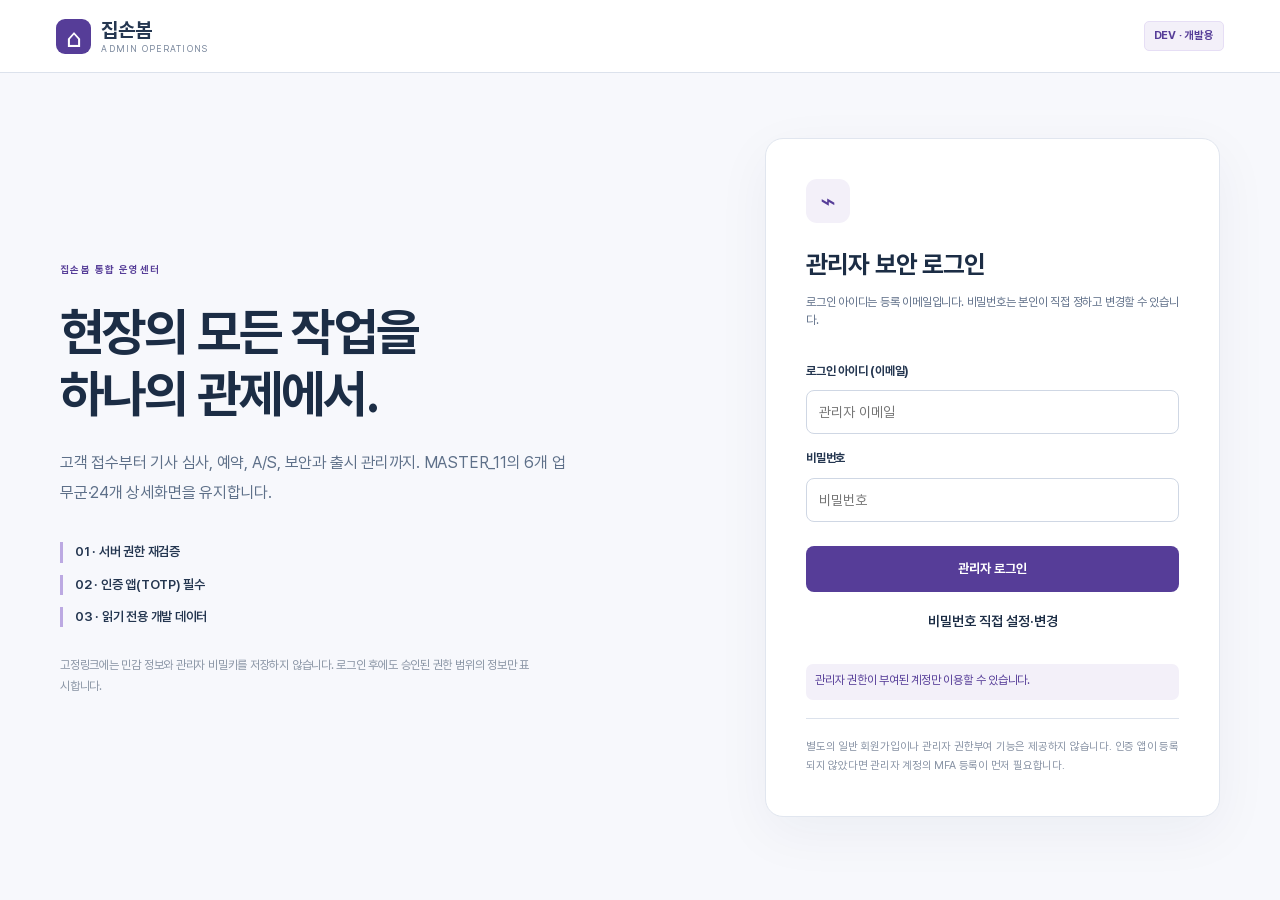
<file: admin.html>
<!doctype html>
<html lang="ko">
<head>
 <meta charset="utf-8">
 <meta name="viewport" content="width=device-width,initial-scale=1,viewport-fit=cover">
 <meta name="theme-color" content="#1c2d45">
 <meta name="robots" content="noindex,nofollow,noarchive,nosnippet">
 <meta http-equiv="Content-Security-Policy" content="default-src 'none'; script-src 'self'; style-src 'self'; font-src 'self'; img-src 'self' data:; connect-src https://ohwkywomdqgcnptsnhwk.supabase.co; form-action 'self'; base-uri 'none'; object-src 'none'; frame-ancestors 'none'">
 <meta name="referrer" content="no-referrer">
 <title>집손봄 관리자 통합 관제 | 개발 환경</title>
 <link rel="stylesheet" href="./admin.css?v=work161-fixed-1">
 <script defer src="./admin.js?v=work162-login-mfa-405-1"></script>
<link rel="stylesheet" href="./work240-accessibility.css?v=240-1"><script src="./work240-accessibility.js?v=240-1" defer></script></head>
<body>
 <header class="topbar">
  <a class="brand" href="./index.html#home" aria-label="집손봄 메인 홈페이지">
   <span class="brand-icon" aria-hidden="true">⌂</span>
   <span><strong>집손봄</strong><small>ADMIN OPERATIONS</small></span>
  </a>
  <div class="topbar-right">
   <span class="env">DEV · 개발용</span>
   <span id="session-label" class="session-label" hidden>인증된 관리자</span>
   <button id="logout" class="plain-btn" type="button" hidden>로그아웃</button>
  </div>
 </header>
 <main>
  <div class="auth-layout" id="auth-layout">
   <section class="auth-intro" aria-label="관리자 환경 소개">
    <span class="eyebrow">집손봄 통합 운영센터</span>
    <h1>현장의 모든 작업을<br>하나의 관제에서.</h1>
    <p>고객 접수부터 기사 심사, 예약, A/S, 보안과 출시 관리까지. MASTER_11의 6개 업무군·24개 상세화면을 유지합니다.</p>
    <div class="auth-feature">
     <span>01 · 서버 권한 재검증</span>
     <span>02 · 인증 앱(TOTP) 필수</span>
     <span>03 · 읽기 전용 개발 데이터</span>
    </div>
    <p class="auth-disclaimer">고정링크에는 민감 정보와 관리자 비밀키를 저장하지 않습니다. 로그인 후에도 승인된 권한 범위의 정보만 표시합니다.</p>
   </section>
   <section class="auth-card" aria-label="관리자 로그인">
    <div class="card-head">
     <div class="mini-icon" aria-hidden="true">⌁</div>
     <h2>관리자 보안 로그인</h2>
     <p>로그인 아이디는 등록 이메일입니다. 비밀번호는 본인이 직접 정하고 변경할 수 있습니다.</p>
    </div>
    <form id="login-form" autocomplete="on">
     <label for="login-email">로그인 아이디 (이메일)</label>
     <input id="login-email" type="email" autocomplete="username" inputmode="email" maxlength="254" required placeholder="관리자 이메일">
     <label for="login-password">비밀번호</label>
     <input id="login-password" type="password" autocomplete="current-password" required minlength="1" placeholder="비밀번호">
     <button id="login-submit" class="primary-btn" type="submit">관리자 로그인</button>
     <button id="forgot-password" class="plain-btn" type="button">비밀번호 직접 설정·변경</button>
    </form>
    <form id="reset-request-form" hidden autocomplete="off">
     <h3>내 비밀번호 설정·변경</h3>
     <p>등록 이메일로 본인확인 링크를 받은 후 원하는 비밀번호를 직접 지정할 수 있습니다. 비밀번호는 채팅에 보내지 마세요.</p>
     <label for="reset-email">계정 이메일</label>
     <input id="reset-email" type="email" autocomplete="username" inputmode="email" maxlength="254" required placeholder="등록된 이메일">
     <button id="reset-request-submit" class="primary-btn" type="submit">비밀번호 재설정 이메일 받기</button>
     <button id="reset-request-cancel" class="plain-btn" type="button">로그인으로 돌아가기</button>
    </form>
    <form id="reset-confirm-form" hidden autocomplete="off">
     <h3>새 비밀번호 설정</h3>
     <p>원하는 비밀번호를 12자 이상 직접 입력하거나 아래 24자리 자동 생성 기능을 이용하세요. 이 화면은 본인확인 링크에서만 열립니다.</p>
     <label for="reset-password">새 비밀번호</label>
     <input id="reset-password" type="password" autocomplete="new-password" minlength="12" maxlength="128" required>
     <label for="reset-password-repeat">새 비밀번호 확인</label>
     <input id="reset-password-repeat" type="password" autocomplete="new-password" minlength="12" maxlength="128" required>
     <button id="reset-generate" class="plain-btn bordered" type="button">안전한 임시 비밀번호 자동 생성</button>
     <button id="reset-copy" class="plain-btn bordered" type="button" hidden>생성한 비밀번호 복사</button>
     <p id="reset-generated-note" class="recovery-note" role="status"></p>
     <button id="reset-confirm-submit" class="primary-btn" type="submit">내 비밀번호 저장</button>
     <button id="reset-confirm-cancel" class="plain-btn" type="button">재설정 취소</button>
    </form>
    <form id="mfa-form" hidden autocomplete="off">
     <h3>2단계 인증</h3>
     <p>등록된 인증 앱의 6자리 코드를 입력해주세요.</p>
     <label for="totp-code">인증번호</label>
     <input id="totp-code" type="text" inputmode="numeric" pattern="[0-9]{6}" maxlength="6" autocomplete="one-time-code" required placeholder="000000">
     <button id="mfa-submit" class="primary-btn" type="submit">인증하고 관제로 이동</button>
     <button id="mfa-cancel" class="plain-btn" type="button">로그인 취소</button>
    </form>
    <form id="enroll-form" hidden autocomplete="off">
     <h3>인증 앱 최초 등록</h3>
     <p>등록된 인증 앱이 없습니다. Google Authenticator 등 인증 앱으로 QR을 등록하세요. 앱 등록과 관리자 권한 부여는 별개입니다.</p>
     <button id="enroll-start" class="primary-btn" type="button">인증 앱 QR 생성</button>
     <div id="enroll-qr-wrap" hidden>
      <img id="enroll-qr" class="mfa-qr" alt="현재 계정의 TOTP 등록용 QR">
      <p class="enroll-warning">QR에는 인증 비밀정보가 포함됩니다. 화면을 다른 사람과 공유하지 마세요.</p>
      <label for="enroll-code">인증 앱의 6자리 번호</label>
      <input id="enroll-code" type="text" inputmode="numeric" maxlength="6" pattern="[0-9]{6}" autocomplete="one-time-code" required placeholder="000000">
      <button id="enroll-verify" class="primary-btn" type="submit">등록 확인</button>
     </div>
     <button id="enroll-cancel" class="plain-btn" type="button">등록 취소</button>
    </form>
    <p id="auth-status" class="auth-status" role="status" aria-live="polite">관리자 권한이 부여된 계정만 이용할 수 있습니다.</p>
    <div class="auth-note">별도의 일반 회원가입이나 관리자 권한부여 기능은 제공하지 않습니다. 인증 앱이 등록되지 않았다면 관리자 계정의 MFA 등록이 먼저 필요합니다.</div>
   </section>
  </div>
  <div id="dashboard" class="dashboard" hidden aria-label="관리자 운영 관제">
   <aside class="sidebar">
    <div class="sidebar-head">
     <span class="eyebrow">MASTER_11 CONTROL</span>
     <h2>관리자 통합 관제</h2>
     <p>6개 업무군 · 24개 상세화면</p>
    </div>
    <nav id="screen-nav" aria-label="관리자 세부화면"></nav>
    <div class="sidebar-footer">개발용 · 실제 업무처리 미활성</div>
   </aside>
   <section class="workarea" aria-labelledby="workarea-title">
    <div class="workarea-head">
     <div>
      <span class="eyebrow">MANAGEMENT CONSOLE</span>
      <h1 id="workarea-title">통합 운영관제</h1>
      <p id="workarea-description">승인된 사용자에게만 읽기 전용 운영 요약을 제공합니다.</p>
     </div>
     <button id="refresh" type="button" class="plain-btn bordered">현황 새로고침</button>
    </div>
    <div id="dashboard-message" class="notice" role="status" aria-live="polite"></div>
    <div class="metric-grid" id="metrics" aria-label="DB 집계현황"></div>
    <section class="content-panel">
     <div class="panel-heading">
      <div><span class="eyebrow">DETAIL VIEW</span><h2 id="detail-title"></h2></div>
      <span class="state-tag">업무별 권한검사 · 읽기 전용</span>
     </div>
     <p id="detail-info"></p>
     <section class="records-panel" aria-label="선택한 관리자 업무의 상태목록">
      <div class="records-heading">
       <div><span class="eyebrow">SAFE STATUS LIST</span><h3>업무별 상태목록</h3></div>
       <span class="records-tag">DEV · 개인정보 비식별</span>
      </div>
      <p class="records-disclaimer">최대 15건씩 조회합니다. 이름·전화·주소·기사 식별자·민감 서류는 표시하지 않습니다. 접수·승인·환불·결제 처리 기능은 아직 연결되지 않았습니다.</p>
      <p id="records-state" class="records-state" role="status" aria-live="polite">관리자 업무목록을 불러올 수 있는지 확인하고 있습니다.</p>
      <div id="records-list" class="records-list" aria-label="업무 상태 목록"></div>
      <div class="records-pagination">
       <button id="records-prev" class="plain-btn bordered" type="button" disabled>이전</button>
       <span id="records-page" aria-live="polite">0건</span>
       <button id="records-next" class="plain-btn bordered" type="button" disabled>다음</button>
      </div>
     </section>
     <section id="operation-console" class="operations-console" aria-label="보호된 관리자 운영업무" hidden>
      <div class="ops-heading"><div><span class="eyebrow">WORK120 · OPERATION_TASKS</span><h3>관리자 업무처리 원장</h3></div><span class="state-tag">원업무 별도</span></div>
      <p class="ops-hint">관리자 MFA와 업무권한이 확인된 경우에만 처리할 업무가 나타납니다. 업무 처리완료는 고객 접수 게시, 기사 승인, 예약 변경이나 결제 완료를 의미하지 않습니다.</p>
      <p id="ops-status" class="records-state" role="status" aria-live="polite">관리자 인증 후 원장 조회</p>
      <div id="ops-items" class="ops-items"></div>
     </section>
     <section id="provider-console" class="operations-console" aria-label="수리업체·소속기사·예약 연결 검토" hidden>
      <div class="ops-heading"><div><span class="eyebrow">WORK122 · COMPANY / MEMBER RELATIONS</span><h3>수리업체·소속기사·확정예약 연결 현황</h3></div><span class="state-tag">보호된 개발용 조회</span></div>
      <p class="ops-hint">기존 업체 등록, 소속기사 초대·수락, 서류 검증, 지역, 예약 연결 현황만 조회합니다. 사업자등록번호·대표자 이름·기사 식별자는 표시하지 않습니다. 실제 기사배정·업체 승인·예약 변경은 비활성입니다.</p>
      <p id="provider-status" class="records-state" role="status" aria-live="polite">관리자 인증 및 업체관리 권한 필요</p>
      <div id="provider-items" class="finance-items"></div>
     </section>
     <section id="finance-console" class="operations-console" aria-label="기사 캐시 무결성" hidden>
      <div class="ops-heading"><div><span class="eyebrow">WORK123 · DEV_VIRTUAL</span><h3>공식단가 10% · 캐시 이상거래 점검</h3></div><span class="state-tag">실 PG 비활성</span></div>
      <p class="ops-hint">기사 견적금액이 아닌 공식 수리단가의 10%를 기준으로 개발 DB의 예약·보류·환불 요청을 조회합니다. 이 결과는 실제 PG 대사·법률·세무 검증 또는 실거래 증거가 아닙니다.</p>
      <p id="finance-status" class="records-state" role="status" aria-live="polite">승인된 재무 권한 필요</p>
      <div id="finance-items" class="finance-items"></div>
     </section>
     <div id="detail-safety" class="detail-safety"></div>
    </section>
    <footer class="work-footer">실제 업무수정·금전거래·고객연락·기사 승인은 제공하지 않습니다. 전체 24개 화면의 업무기능 완전 연동과 실계정 E2E는 추가 검증이 필요합니다.</footer>
   </section>
  </div>
 </main>
</body>
</html>
</file>
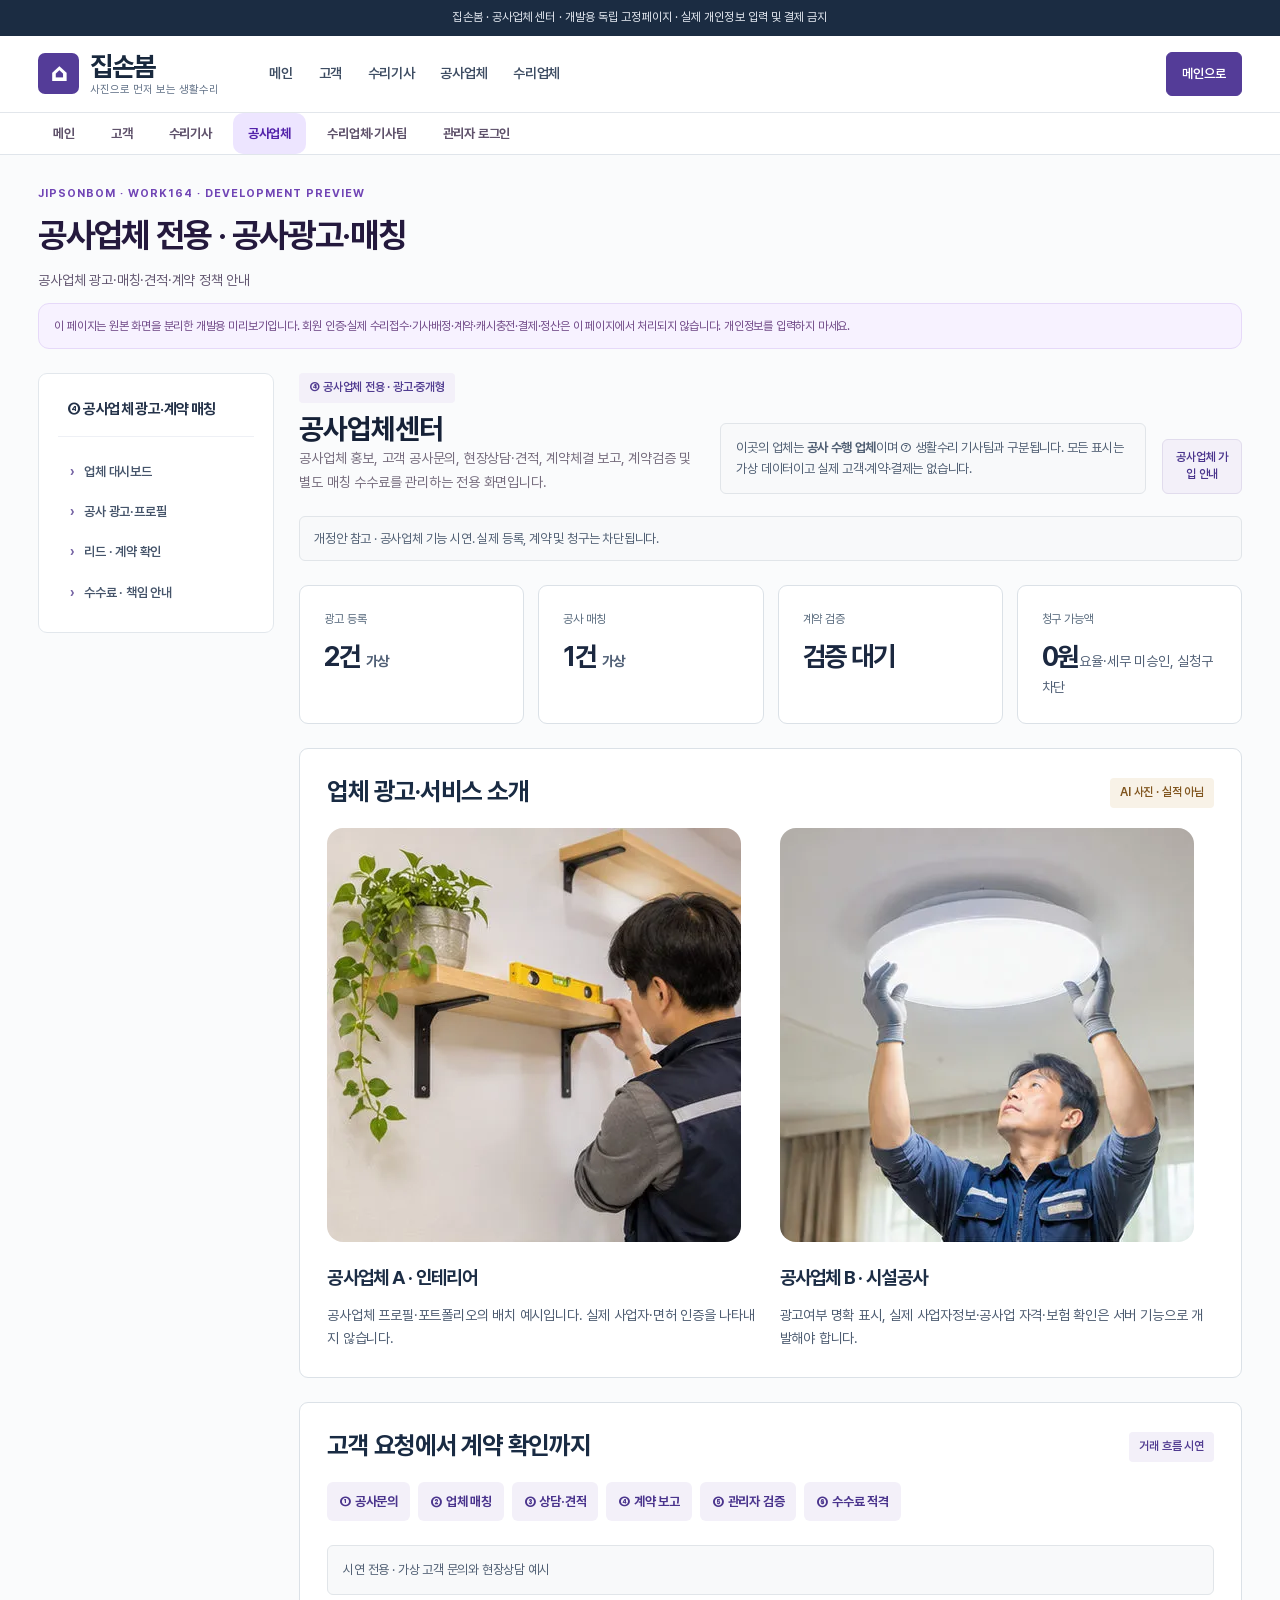
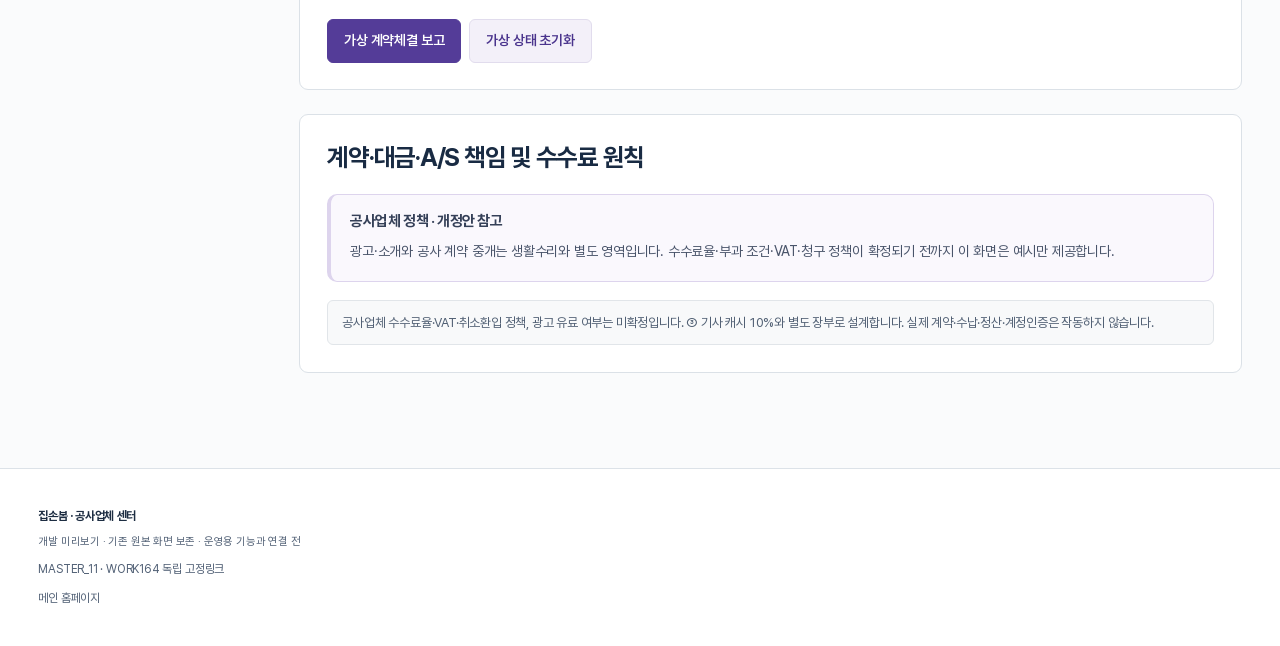
<file: construction.html>
<!doctype html>
<html lang="ko">
<head>
<meta charset="utf-8">
<meta name="viewport" content="width=device-width,initial-scale=1">
<meta name="theme-color" content="#211735">
<meta name="robots" content="noindex,nofollow">
<meta name="referrer" content="no-referrer">
<meta http-equiv="Content-Security-Policy" content="default-src 'none'; script-src 'self'; style-src 'self' 'unsafe-inline'; img-src 'self'; font-src 'self'; connect-src 'none'; form-action 'none'; base-uri 'none'">
<title>집손봄 | 공사업체 전용 · 공사광고·매칭 (개발 미리보기)</title>
<meta name="description" content="공사업체 광고·매칭·견적·계약 정책 안내. 실제 인증·접수·결제는 불가한 개발 미리보기입니다.">
<link rel="stylesheet" href="./release.css?v=eed8e997160b">
<link rel="stylesheet" href="./premium-ui.css?v=atelier-1">
<link rel="stylesheet" href="./role-pages.css?v=work164-1">
<script src="./role-pages.js?v=work164-1" defer></script>
<link rel="stylesheet" href="./work240-accessibility.css?v=240-1"><script src="./work240-accessibility.js?v=240-1" defer></script></head>
<body data-role-page="provider">
<div class="topnote">집손봄 · 공사업체 센터 · 개발용 독립 고정페이지 · 실제 개인정보 입력 및 결제 금지</div>
<header class="navouter">
 <div class="wrap nav">
  <a href="./index.html" class="logo" aria-label="집손봄 메인 홈페이지"><span class="mark" aria-hidden="true">⌂</span><span><b>집손봄</b><small>사진으로 먼저 보는 생활수리</small></span></a>
  <nav class="mainnav" aria-label="다른 서비스로 이동"><a href="./index.html">메인</a><a href="./customer.html">고객</a><a href="./worker.html">수리기사</a><a href="./construction.html">공사업체</a><a href="./repair-company.html">수리업체</a></nav>
  <div class="navtools"><a class="navbtn strong" href="./index.html">메인으로</a></div>
 </div>
</header>
<div class="tabstrip"><nav class="wrap tabs role-tabs" aria-label="영역별 고정링크"><a href="./index.html">메인</a>
<a href="./customer.html">고객</a>
<a href="./worker.html">수리기사</a>
<a href="./construction.html" aria-current="page">공사업체</a>
<a href="./repair-company.html">수리업체·기사팀</a>
<a href="./admin.html">관리자 로그인</a></nav></div>
<div class="wrap role-heading">
 <div class="role-eyebrow">JIPSONBOM · WORK164 · DEVELOPMENT PREVIEW</div>
 <h2>공사업체 전용 · 공사광고·매칭</h2>
 <p>공사업체 광고·매칭·견적·계약 정책 안내</p>
 <p class="role-warning">이 페이지는 원본 화면을 분리한 개발용 미리보기입니다. 회원 인증·실제 수리접수·기사배정·계약·캐시충전·결제·정산은 이 페이지에서 처리되지 않습니다. 개인정보를 입력하지 마세요.</p>
</div>
<main id="screen">
<section data-screen="provider"><div class="wrap section"><div class="layout"><aside class="card dashnav"><h3>④ 공사업체 광고·계약 매칭</h3><a href="#constructionTop" data-scroll="constructionTop">업체 대시보드</a><a href="#constructionAd" data-scroll="constructionAd">공사 광고·프로필</a><a href="#constructionContract" data-scroll="constructionContract">리드 · 계약 확인</a><a href="#constructionFee" data-scroll="constructionFee">수수료 · 책임 안내</a></aside><div class="dashboard"><div class="dashhead"><div><span class="tag">④ 공사업체 전용 · 광고·중개형</span><h1>공사업체센터</h1><p class="intro">공사업체 홍보, 고객 공사문의, 현장상담·견적, 계약체결 보고, 계약검증 및 별도 매칭 수수료를 관리하는 전용 화면입니다.</p></div><div class="notice">이곳의 업체는 <b>공사 수행 업체</b>이며 ⑦ 생활수리 기사팀과 구분됩니다. 모든 표시는 가상 데이터이고 실제 고객·계약·결제는 없습니다.</div><button type="button" class="btn small soft" data-auth="provider">공사업체 가입 안내</button></div><p class="hint preview-state">개정안 참고 · 공사업체 기능 시연. 실제 등록, 계약 및 청구는 차단됩니다.</p>
 <div class="kpis" id="constructionTop"><div class="kpi"><span>광고 등록</span><b>2건 <small>가상</small></b></div><div class="kpi"><span>공사 매칭</span><b>1건 <small>가상</small></b></div><div class="kpi"><span>계약 검증</span><b>검증 대기</b></div><div class="kpi"><span>청구 가능액</span><b>0원</b><small>요율·세무 미승인, 실청구 차단</small></div></div>
 <div class="panel space24" id="constructionAd"><div class="head"><h2>업체 광고·서비스 소개</h2><span class="tag warn">AI 사진 · 실적 아님</span></div><div class="grid2"><div><img class="" src="./assets/shelf.webp" alt="공사 및 설치 참고 이미지 — AI 생성 시연"><h3 class="spaced">공사업체 A · 인테리어</h3><p class="intro">공사업체 프로필·포트폴리오의 배치 예시입니다. 실제 사업자·면허 인증을 나타내지 않습니다.</p></div><div><img class="" src="./assets/lighting.webp" alt="전기설비 참고 이미지 — AI 생성 시연"><h3 class="spaced">공사업체 B · 시설공사</h3><p class="intro">광고여부 명확 표시, 실제 사업자정보·공사업 자격·보험 확인은 서버 기능으로 개발해야 합니다.</p></div></div></div>
 <div class="panel space24" id="constructionContract"><div class="head"><h2>고객 요청에서 계약 확인까지</h2><span class="tag">거래 흐름 시연</span></div><div class="pillrow"><span class="chip">① 공사문의</span><span class="chip">② 업체 매칭</span><span class="chip">③ 상담·견적</span><span class="chip">④ 계약 보고</span><span class="chip">⑤ 관리자 검증</span><span class="chip">⑥ 수수료 적격</span></div><div class="notice space24" role="status" aria-live="polite">시연 전용 · 가상 고객 문의와 현장상담 예시</div><div class="row space24" style="flex-wrap:wrap;gap:8px"><button class="btn primary" data-construction-step="report">가상 계약체결 보고</button><button class="btn soft" data-construction-step="reset">가상 상태 초기화</button></div></div>
 <div class="panel space24" id="constructionFee"><div class="head"><h2>계약·대금·A/S 책임 및 수수료 원칙</h2></div><div class="jb-policy-note is-provider" role="note"><b>공사업체 정책 · 개정안 참고</b><p>광고·소개와 공사 계약 중개는 생활수리와 별도 영역입니다. 수수료율·부과 조건·VAT·청구 정책이 확정되기 전까지 이 화면은 예시만 제공합니다.</p></div><div class="hint spaced">공사업체 수수료율·VAT·취소환입 정책, 광고 유료 여부는 미확정입니다. ③ 기사 캐시 10%와 별도 장부로 설계합니다. 실제 계약·수납·정산·계정인증은 작동하지 않습니다.</div></div>
 </div></div></div></section>
</main>
<footer class="footer">
 <div class="wrap"><div><b>집손봄 · 공사업체 센터</b><p>개발 미리보기 · 기존 원본 화면 보존 · 운영용 기능과 연결 전</p></div><div>MASTER_11 · WORK164 독립 고정링크</div><a href="./index.html">메인 홈페이지</a></div>
</footer>
<div id="toast" role="status" aria-live="polite" aria-atomic="true"></div>
</body>
</html>
</file>
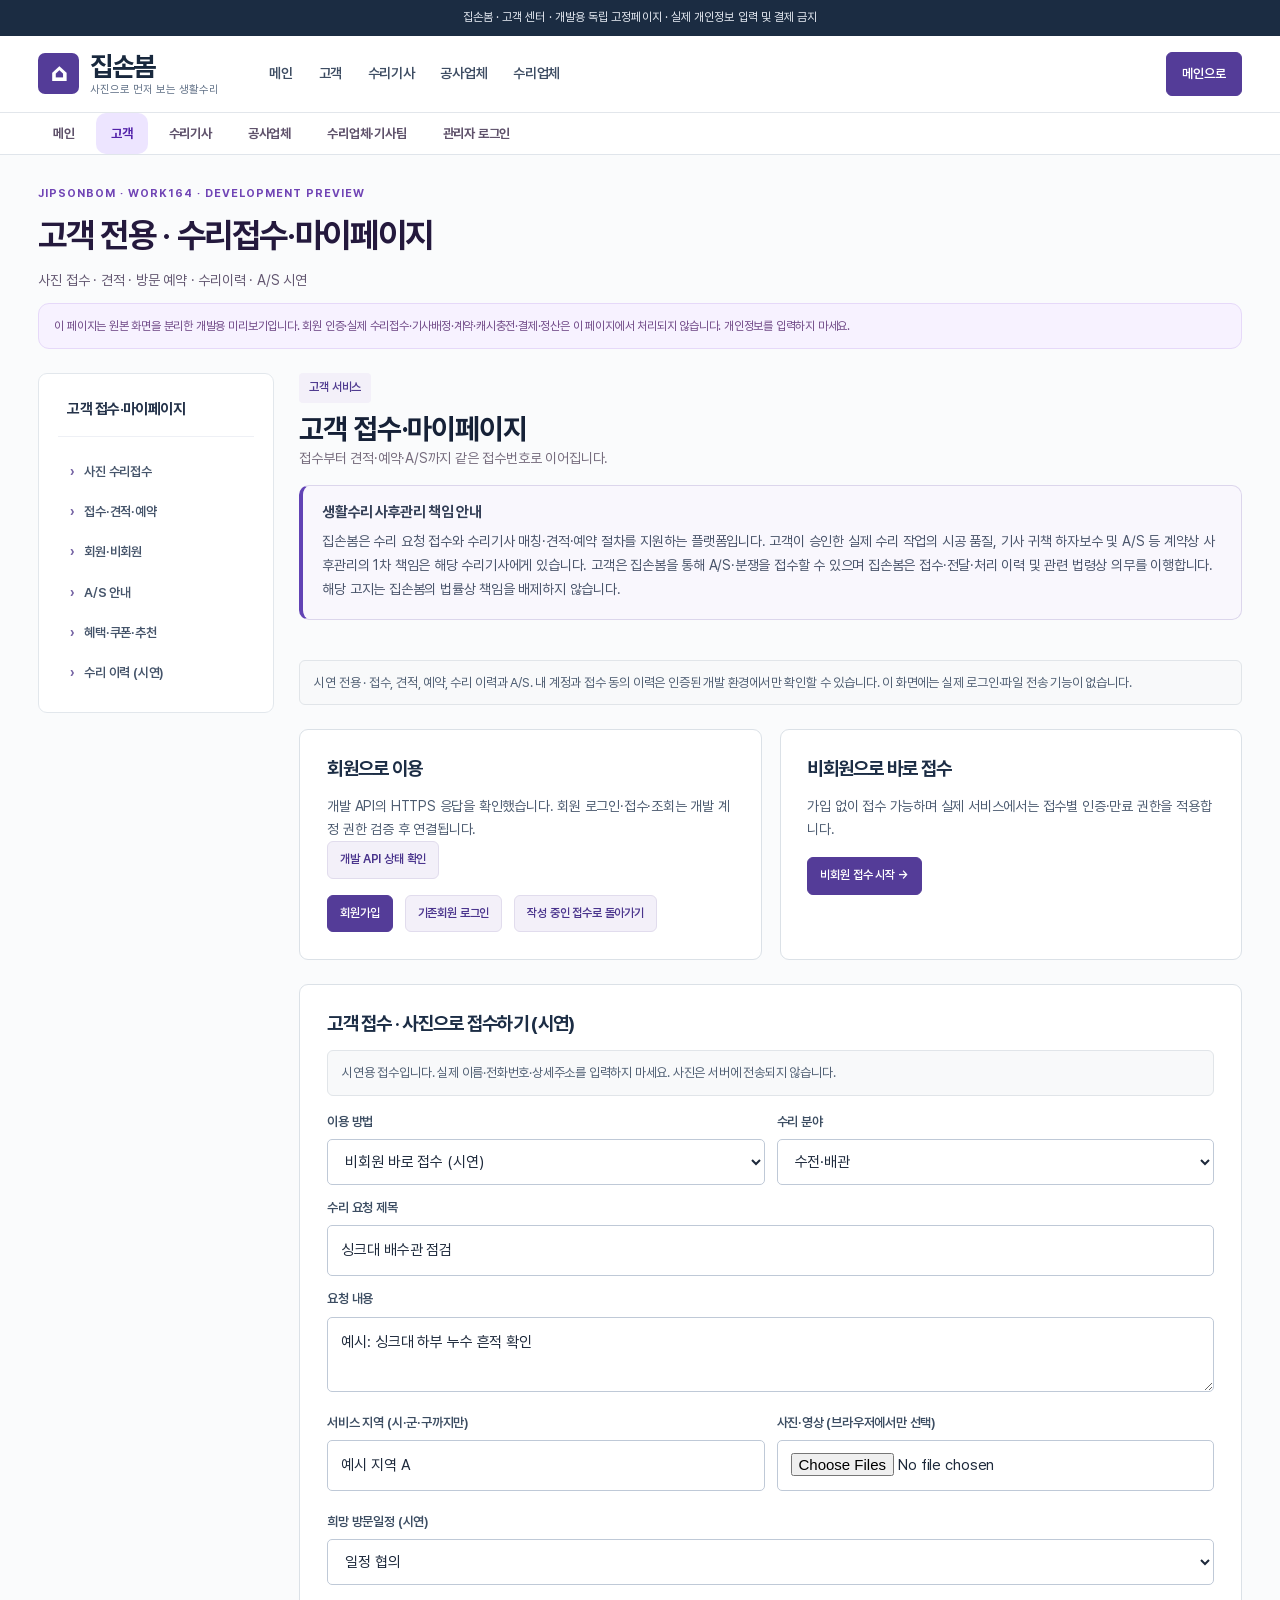
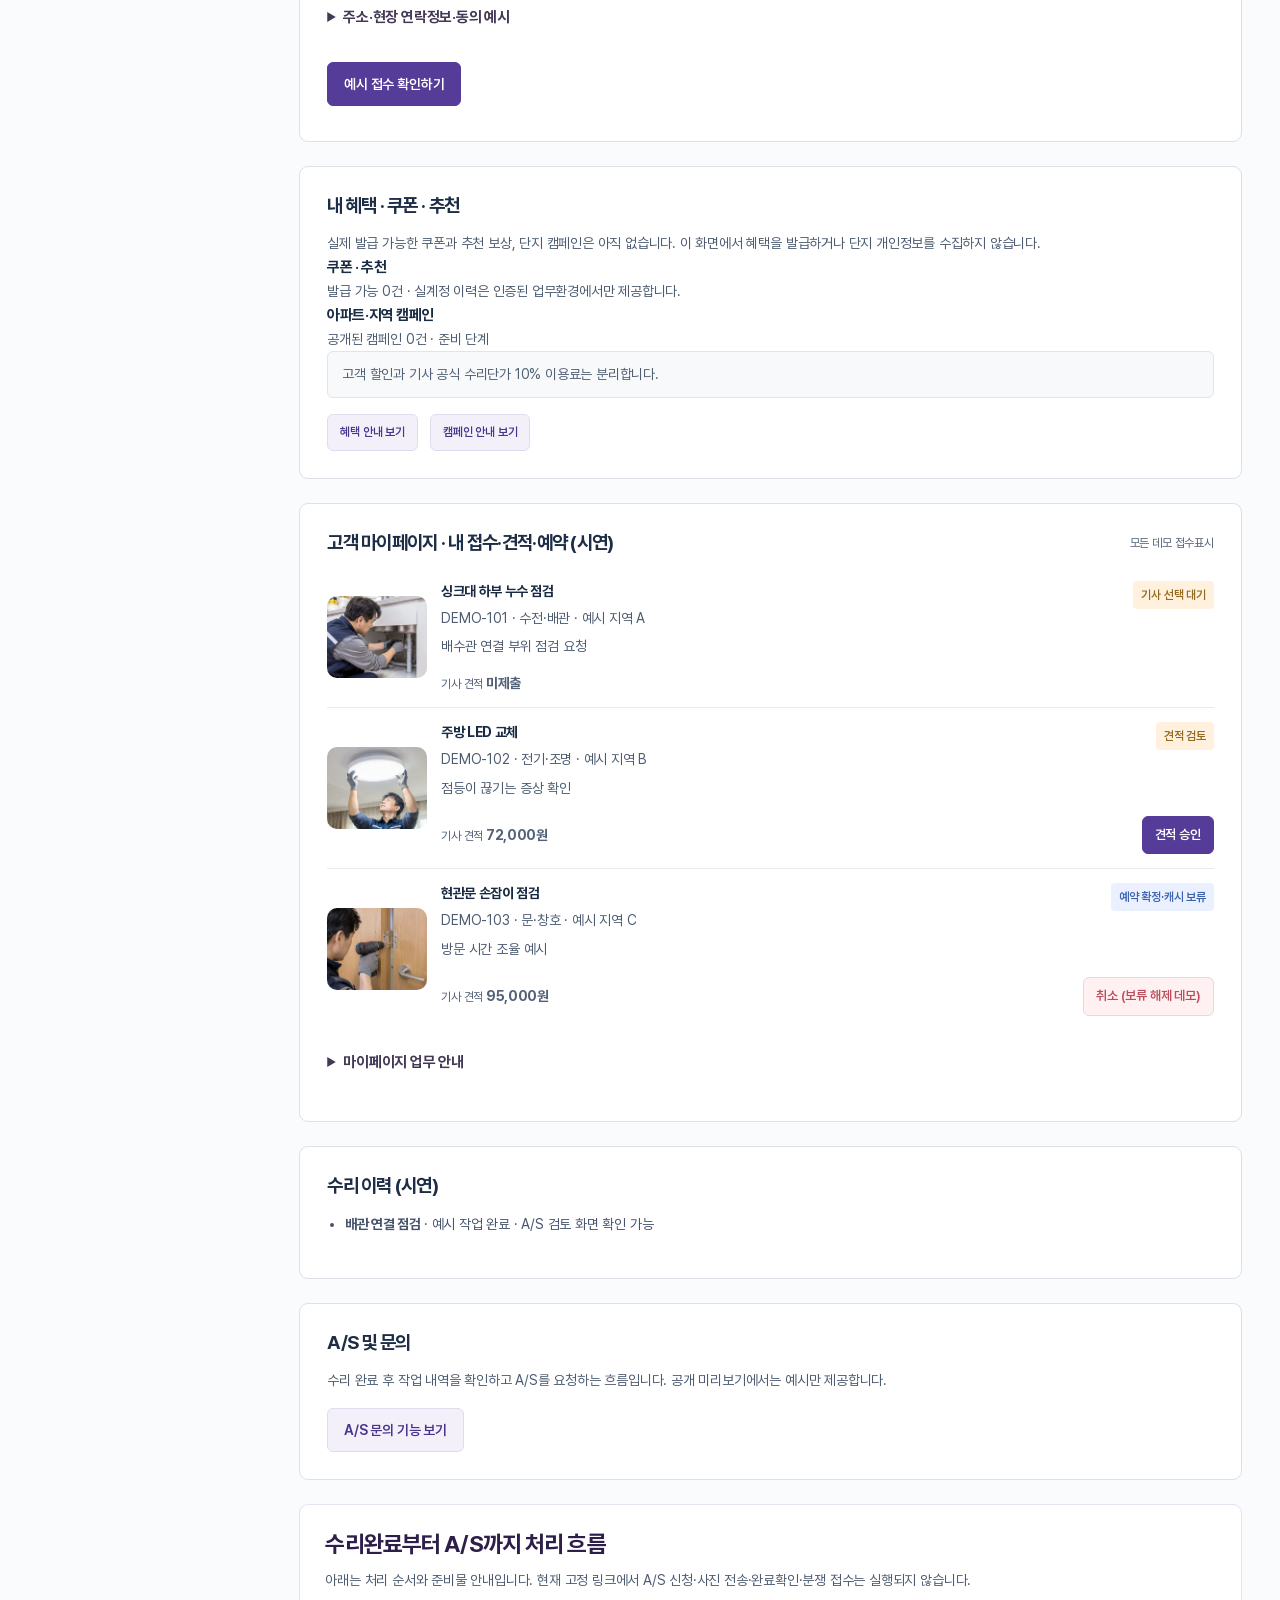
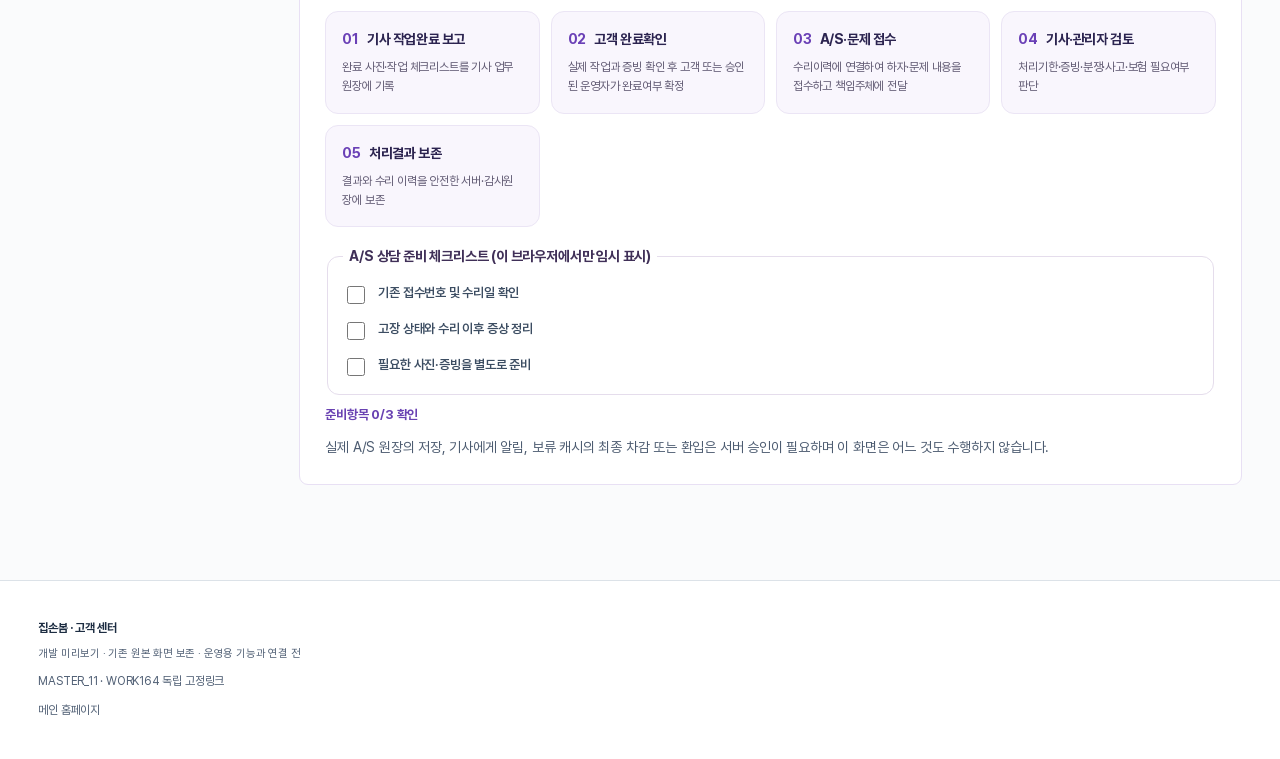
<file: customer.html>
<!doctype html>
<html lang="ko">
<head>
<meta charset="utf-8">
<meta name="viewport" content="width=device-width,initial-scale=1">
<meta name="theme-color" content="#211735">
<meta name="robots" content="noindex,nofollow">
<meta name="referrer" content="no-referrer">
<meta http-equiv="Content-Security-Policy" content="default-src 'none'; script-src 'self'; style-src 'self' 'unsafe-inline'; img-src 'self'; font-src 'self'; connect-src 'none'; form-action 'none'; base-uri 'none'">
<title>집손봄 | 고객 전용 · 수리접수·마이페이지 (개발 미리보기)</title>
<meta name="description" content="사진 접수 · 견적 · 방문 예약 · 수리이력 · A/S 시연. 실제 인증·접수·결제는 불가한 개발 미리보기입니다.">
<link rel="stylesheet" href="./release.css?v=eed8e997160b">
<link rel="stylesheet" href="./premium-ui.css?v=atelier-1">
<link rel="stylesheet" href="./role-pages.css?v=work164-1">
<script src="./role-pages.js?v=work164-1" defer></script>
<script src="./work218-public-preflight.js?v=work244-20261128-1" defer></script>
<link rel="stylesheet" href="./work212-aftercare.css?v=212-1"><script src="./work212-aftercare.js?v=212-1" defer></script><link rel="stylesheet" href="./work240-accessibility.css?v=240-1"><script src="./work240-accessibility.js?v=240-1" defer></script></head>
<body data-role-page="customer">
<div class="topnote">집손봄 · 고객 센터 · 개발용 독립 고정페이지 · 실제 개인정보 입력 및 결제 금지</div>
<header class="navouter">
 <div class="wrap nav">
  <a href="./index.html" class="logo" aria-label="집손봄 메인 홈페이지"><span class="mark" aria-hidden="true">⌂</span><span><b>집손봄</b><small>사진으로 먼저 보는 생활수리</small></span></a>
  <nav class="mainnav" aria-label="다른 서비스로 이동"><a href="./index.html">메인</a><a href="./customer.html">고객</a><a href="./worker.html">수리기사</a><a href="./construction.html">공사업체</a><a href="./repair-company.html">수리업체</a></nav>
  <div class="navtools"><a class="navbtn strong" href="./index.html">메인으로</a></div>
 </div>
</header>
<div class="tabstrip"><nav class="wrap tabs role-tabs" aria-label="영역별 고정링크"><a href="./index.html">메인</a>
<a href="./customer.html" aria-current="page">고객</a>
<a href="./worker.html">수리기사</a>
<a href="./construction.html">공사업체</a>
<a href="./repair-company.html">수리업체·기사팀</a>
<a href="./admin.html">관리자 로그인</a></nav></div>
<div class="wrap role-heading">
 <div class="role-eyebrow">JIPSONBOM · WORK164 · DEVELOPMENT PREVIEW</div>
 <h2>고객 전용 · 수리접수·마이페이지</h2>
 <p>사진 접수 · 견적 · 방문 예약 · 수리이력 · A/S 시연</p>
 <p class="role-warning">이 페이지는 원본 화면을 분리한 개발용 미리보기입니다. 회원 인증·실제 수리접수·기사배정·계약·캐시충전·결제·정산은 이 페이지에서 처리되지 않습니다. 개인정보를 입력하지 마세요.</p>
</div>
<main id="screen">
<section data-screen="customer"><div class="wrap section"><div class="layout"><aside class="card dashnav"><h3>고객 접수·마이페이지</h3><a href="#reception" data-scroll="reception">사진 수리접수</a><a href="#myrequests" data-scroll="myrequests">접수·견적·예약</a><a href="#autharea" data-scroll="autharea">회원·비회원</a><a href="#asarea" data-scroll="asarea">A/S 안내</a><a href="#customer-benefits" data-scroll="customer-benefits">혜택·쿠폰·추천</a><a href="#repair-history" data-scroll="repair-history">수리 이력 (시연)</a></aside><div class="dashboard"><div class="dashhead"><div><span class="tag">고객 서비스</span><h1>고객 접수·마이페이지</h1><p class="intro">접수부터 견적·예약·A/S까지 같은 접수번호로 이어집니다.</p><div class="jb-policy-note " role="note"><b>생활수리 사후관리 책임 안내</b><p>집손봄은 수리 요청 접수와 수리기사 매칭·견적·예약 절차를 지원하는 플랫폼입니다. 고객이 승인한 실제 수리 작업의 시공 품질, 기사 귀책 하자보수 및 A/S 등 계약상 사후관리의 1차 책임은 해당 수리기사에게 있습니다. 고객은 집손봄을 통해 A/S·분쟁을 접수할 수 있으며 집손봄은 접수·전달·처리 이력 및 관련 법령상 의무를 이행합니다. 해당 고지는 집손봄의 법률상 책임을 배제하지 않습니다.</p></div></div></div><p class="hint preview-state">시연 전용 · 접수, 견적, 예약, 수리 이력과 A/S. 내 계정과 접수 동의 이력은 인증된 개발 환경에서만 확인할 수 있습니다. 이 화면에는 실제 로그인·파일 전송 기능이 없습니다.</p><div class="grid2" id="autharea"><div class="panel"><h3>회원으로 이용</h3><p class="intro">개발 API의 HTTPS 응답을 확인했습니다. 회원 로그인·접수·조회는 개발 계정 권한 검증 후 연결됩니다.</p><a class="btn small soft" data-service-health="" rel="noreferrer" href="https://ohwkywomdqgcnptsnhwk.supabase.co/functions/v1/jsb-work19-api/health">개발 API 상태 확인</a><div class="row spaced"><button class="btn small primary" data-auth="signup">회원가입</button><button class="btn small soft" data-auth="login">기존회원 로그인</button><button type="button" class="btn small soft" data-go="customer" data-scroll="reception">작성 중인 접수로 돌아가기</button></div></div><div class="panel"><h3>비회원으로 바로 접수</h3><p class="intro">가입 없이 접수 가능하며 실제 서비스에서는 접수별 인증·만료 권한을 적용합니다.</p><div class="row spaced"><button class="btn small primary" data-intake-guest="">비회원 접수 시작 →</button></div></div></div><div class="panel space24" id="reception"><h3>고객 접수 · 사진으로 접수하기 (시연)</h3><div class="hint" style="margin-bottom:15px">시연용 접수입니다. 실제 이름·전화번호·상세주소를 입력하지 마세요. 사진은 서버에 전송되지 않습니다.</div><form id="requestForm" class="fields" autocomplete="off"><div class="field"><label for="intake-account">이용 방법</label><select name="account" required="" id="intake-account"><option>비회원 바로 접수 (시연)</option><option>회원으로 접수 (시연)</option></select></div><div class="field"><label for="intake-category">수리 분야</label><select name="category" id="intake-category"><option selected="">수전·배관</option><option>욕실·변기</option><option>전기·조명</option><option>문·창호</option><option>가구·설치</option><option>실리콘·방수</option><option>세탁기 연결</option><option>배관 점검</option></select></div><div class="field full"><label for="intake-title">수리 요청 제목</label><input name="title" required="" maxlength="90" placeholder="예: 욕실 수전에서 물이 새요" readonly="" value="싱크대 배수관 점검" id="intake-title"></div><div class="field full"><label for="intake-note">요청 내용</label><textarea name="note" required="" maxlength="400" placeholder="고장 증상과 희망 일정 등을 적어주세요 (시연용)" readonly="" id="intake-note">예시: 싱크대 하부 누수 흔적 확인</textarea></div><div class="field"><label for="intake-address">서비스 지역 (시·군·구까지만)</label><input name="address" required="" maxlength="40" placeholder="예: 경기 광명시" readonly="" value="예시 지역 A" id="intake-address"></div><div class="field"><label for="preview-media">사진·영상 (브라우저에서만 선택)</label><input name="photo" type="file" accept="image/*,video/*" multiple="" id="preview-media"><output id="preview-file" aria-live="polite"></output></div><div class="field full"><label for="preview-visit">희망 방문일정 (시연)</label>
 <select id="preview-visit" name="visitPreference"><option>일정 협의</option><option>평일 오전</option><option>평일 오후</option><option>주말</option></select>
 <details class="center-details"><summary>주소·현장 연락정보·동의 예시</summary>
 <ul><li>주소검색·상세주소 예시 · 예시 지역 A, 예시 건물</li><li>현장 연락정보 · 예시 연락처 확인</li>
 <li>이용약관·개인정보 동의 · 실제 동의는 인증된 접수에서 기록합니다.</li></ul></details></div><div class="field full"><button class="btn primary" type="submit">예시 접수 확인하기</button></div></form><output id="preview-receipt" role="status"></output></div><div class="panel space24" id="customer-benefits"><h3>내 혜택 · 쿠폰 · 추천</h3><p class="intro">실제 발급 가능한 쿠폰과 추천 보상, 단지 캠페인은 아직 없습니다. 이 화면에서 혜택을 발급하거나 단지 개인정보를 수집하지 않습니다.</p><div class="jsb-customer-services"><div><strong>쿠폰 · 추천</strong><p>발급 가능 0건 · 실계정 이력은 인증된 업무환경에서만 제공합니다.</p></div><div><strong>아파트·지역 캠페인</strong><p>공개된 캠페인 0건 · 준비 단계</p></div></div><p class="hint">고객 할인과 기사 공식 수리단가 10% 이용료는 분리합니다.</p><div class="row spaced"><button type="button" class="btn small soft" data-go="home" data-scroll="benefit-programs">혜택 안내 보기</button><button type="button" class="btn small soft" data-go="home" data-scroll="campaign-programs">캠페인 안내 보기</button></div></div><div class="panel space24" id="myrequests"><div class="row between" style="margin-bottom:12px"><h3 style="margin:0">고객 마이페이지 · 내 접수·견적·예약 (시연)</h3><span class="tiny">모든 데모 접수표시</span></div><div id="customerJobs"><div class="item"><img class="itemphoto" src="./assets/plumber.webp" alt="싱크대 하부 누수 점검"><div class="iteminfo"><div class="row between" style="align-items:start"><div><b>싱크대 하부 누수 점검</b><p>DEMO-101 · 수전·배관 · 예시 지역 A</p><p>배수관 연결 부위 점검 요청</p></div><span class="status pending">기사 선택 대기</span></div><div class="row between spaced" style="flex-wrap:wrap"><div class="tiny">기사 견적 <b>미제출</b></div></div></div></div><div class="item"><img class="itemphoto" src="./assets/lighting.webp" alt="주방 LED 교체"><div class="iteminfo"><div class="row between" style="align-items:start"><div><b>주방 LED 교체</b><p>DEMO-102 · 전기·조명 · 예시 지역 B</p><p>점등이 끊기는 증상 확인</p></div><span class="status pending">견적 검토</span></div><div class="row between spaced" style="flex-wrap:wrap"><div class="tiny">기사 견적 <b>72,000원</b></div><button class="btn small primary" data-action="approve" data-id="DEMO-102">견적 승인</button></div></div></div><div class="item"><img class="itemphoto" src="./assets/door.webp" alt="현관문 손잡이 점검"><div class="iteminfo"><div class="row between" style="align-items:start"><div><b>현관문 손잡이 점검</b><p>DEMO-103 · 문·창호 · 예시 지역 C</p><p>방문 시간 조율 예시</p></div><span class="status booked">예약 확정·캐시 보류</span></div><div class="row between spaced" style="flex-wrap:wrap"><div class="tiny">기사 견적 <b>95,000원</b></div><button class="btn small negative" data-action="cancel" data-id="DEMO-103">취소 (보류 해제 데모)</button></div></div></div></div><details class="center-details"><summary>마이페이지 업무 안내</summary><ul><li>내 접수 · 내 견적 · 방문예약 · 담당기사</li><li>수리이력 · 공임·직접지급 내역 · A/S</li><li>문의·신고 · 주소관리 · 회원정보</li><li>개인 업무는 본인 인증 후 이용합니다.</li></ul></details></div><section id="repair-history" class="panel space24"><h3>수리 이력 (시연)</h3><ul class="preview-list"><li><b>배관 연결 점검</b> · 예시 작업 완료 · A/S 검토 화면 확인 가능</li></ul></section><div class="panel space24" id="asarea"><h3>A/S 및 문의</h3><p class="intro">수리 완료 후 작업 내역을 확인하고 A/S를 요청하는 흐름입니다. 공개 미리보기에서는 예시만 제공합니다.</p><button class="btn soft spaced" data-unavailable="A/S 실제 접수">A/S 문의 기능 보기</button></div></div></div></div></section>
</main>
<footer class="footer">
 <div class="wrap"><div><b>집손봄 · 고객 센터</b><p>개발 미리보기 · 기존 원본 화면 보존 · 운영용 기능과 연결 전</p></div><div>MASTER_11 · WORK164 독립 고정링크</div><a href="./index.html">메인 홈페이지</a></div>
</footer>
<div id="toast" role="status" aria-live="polite" aria-atomic="true"></div>
</body>
</html>
</file>
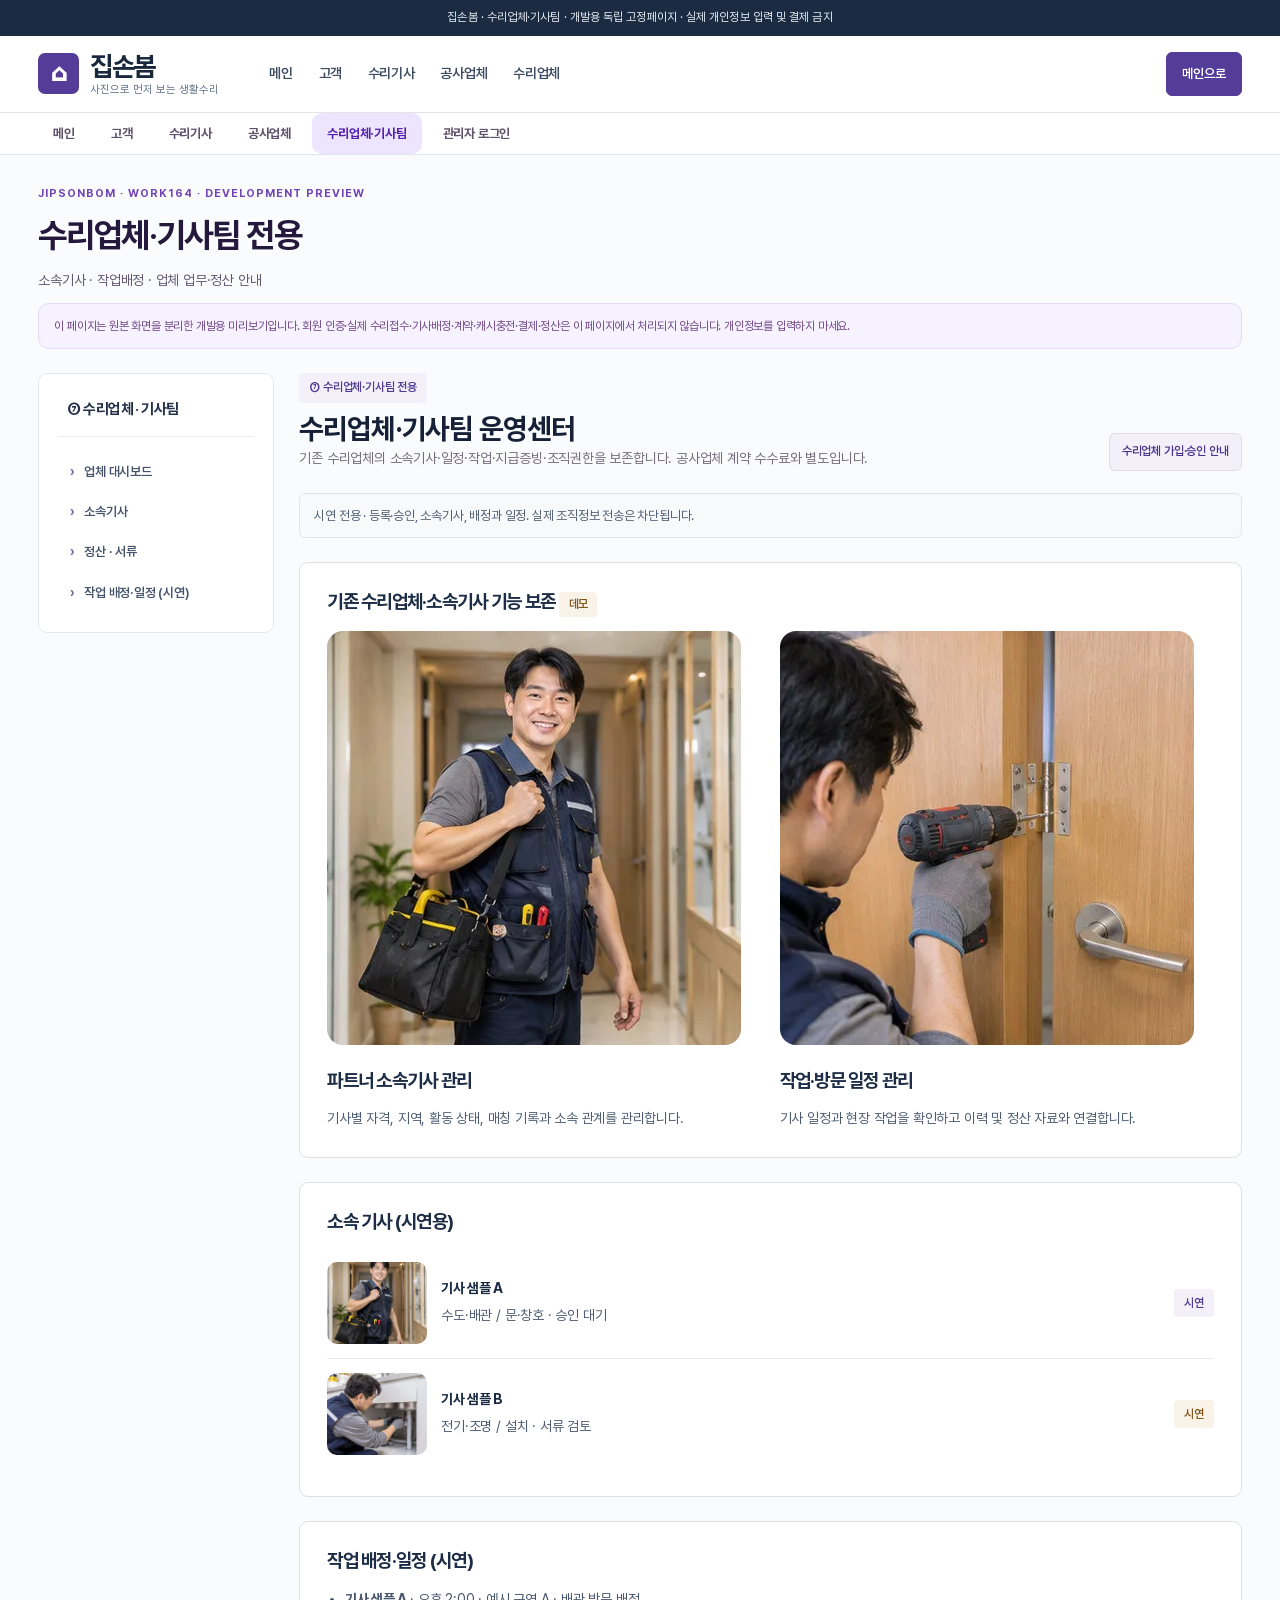
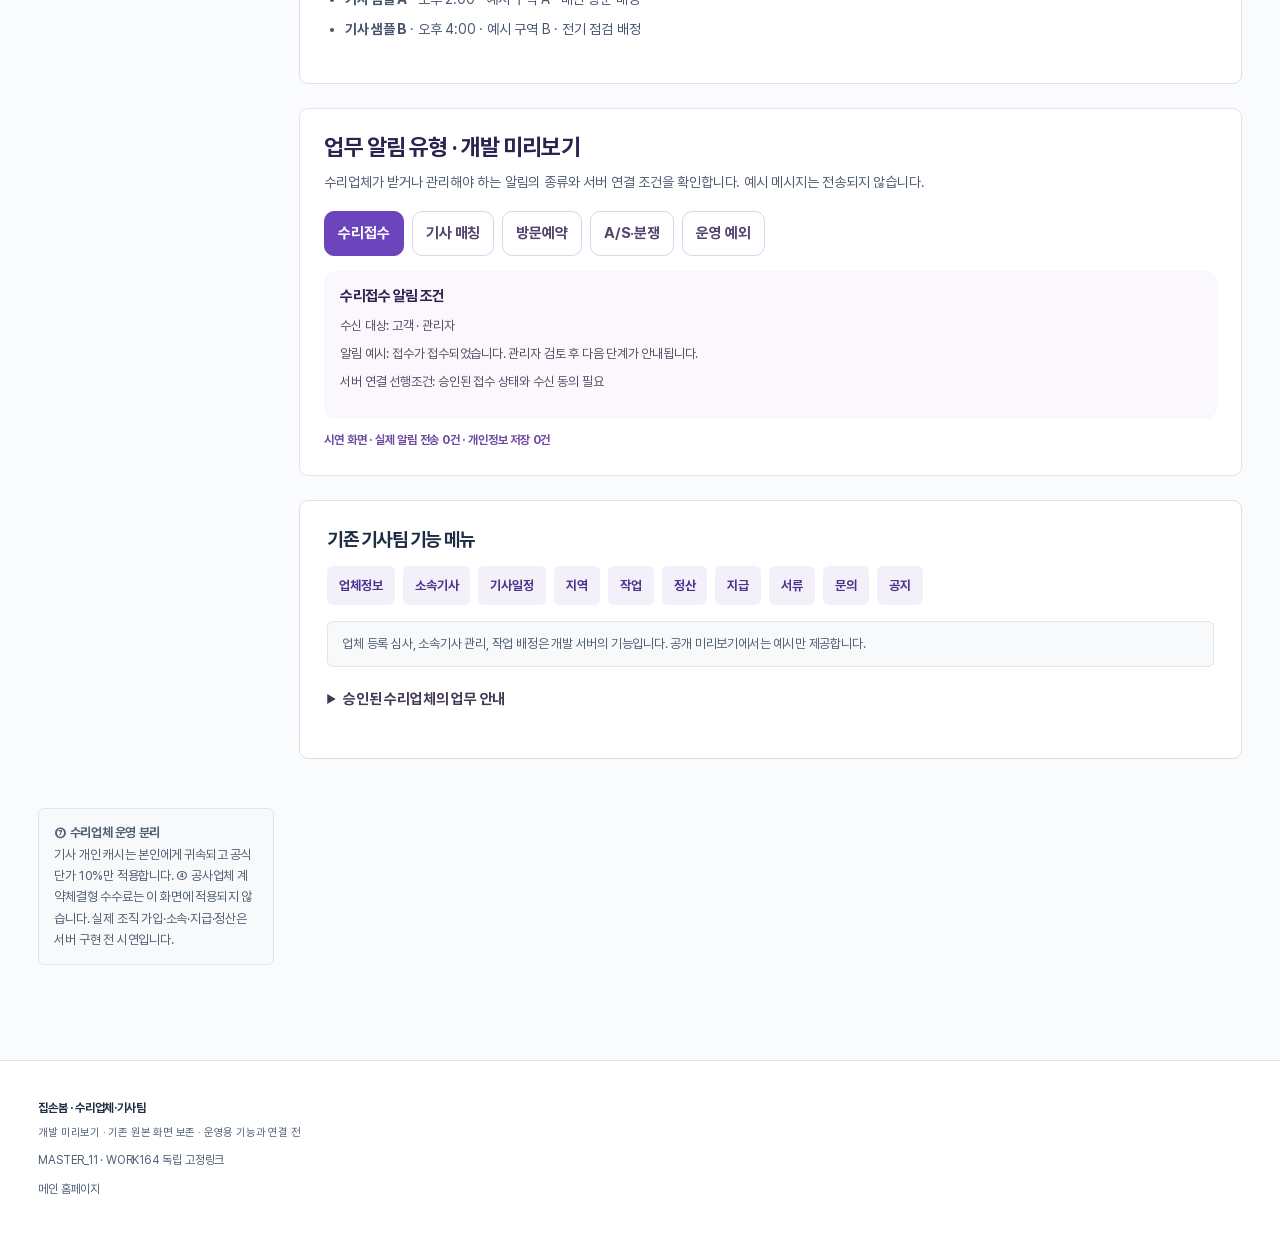
<file: repair-company.html>
<!doctype html>
<html lang="ko">
<head>
<meta charset="utf-8">
<meta name="viewport" content="width=device-width,initial-scale=1">
<meta name="theme-color" content="#211735">
<meta name="robots" content="noindex,nofollow">
<meta name="referrer" content="no-referrer">
<meta http-equiv="Content-Security-Policy" content="default-src 'none'; script-src 'self'; style-src 'self' 'unsafe-inline'; img-src 'self'; font-src 'self'; connect-src 'none'; form-action 'none'; base-uri 'none'">
<title>집손봄 | 수리업체·기사팀 전용 (개발 미리보기)</title>
<meta name="description" content="소속기사 · 작업배정 · 업체 업무·정산 안내. 실제 인증·접수·결제는 불가한 개발 미리보기입니다.">
<link rel="stylesheet" href="./release.css?v=eed8e997160b">
<link rel="stylesheet" href="./premium-ui.css?v=atelier-1">
<link rel="stylesheet" href="./role-pages.css?v=work164-1">
<script src="./role-pages.js?v=work164-1" defer></script>
<link rel="stylesheet" href="./work213-notice-preview.css?v=213-1"><script src="./work213-notice-preview.js?v=213-1" defer></script><link rel="stylesheet" href="./work240-accessibility.css?v=240-1"><script src="./work240-accessibility.js?v=240-1" defer></script></head>
<body data-role-page="repairCompany">
<div class="topnote">집손봄 · 수리업체·기사팀 · 개발용 독립 고정페이지 · 실제 개인정보 입력 및 결제 금지</div>
<header class="navouter">
 <div class="wrap nav">
  <a href="./index.html" class="logo" aria-label="집손봄 메인 홈페이지"><span class="mark" aria-hidden="true">⌂</span><span><b>집손봄</b><small>사진으로 먼저 보는 생활수리</small></span></a>
  <nav class="mainnav" aria-label="다른 서비스로 이동"><a href="./index.html">메인</a><a href="./customer.html">고객</a><a href="./worker.html">수리기사</a><a href="./construction.html">공사업체</a><a href="./repair-company.html">수리업체</a></nav>
  <div class="navtools"><a class="navbtn strong" href="./index.html">메인으로</a></div>
 </div>
</header>
<div class="tabstrip"><nav class="wrap tabs role-tabs" aria-label="영역별 고정링크"><a href="./index.html">메인</a>
<a href="./customer.html">고객</a>
<a href="./worker.html">수리기사</a>
<a href="./construction.html">공사업체</a>
<a href="./repair-company.html" aria-current="page">수리업체·기사팀</a>
<a href="./admin.html">관리자 로그인</a></nav></div>
<div class="wrap role-heading">
 <div class="role-eyebrow">JIPSONBOM · WORK164 · DEVELOPMENT PREVIEW</div>
 <h2>수리업체·기사팀 전용</h2>
 <p>소속기사 · 작업배정 · 업체 업무·정산 안내</p>
 <p class="role-warning">이 페이지는 원본 화면을 분리한 개발용 미리보기입니다. 회원 인증·실제 수리접수·기사배정·계약·캐시충전·결제·정산은 이 페이지에서 처리되지 않습니다. 개인정보를 입력하지 마세요.</p>
</div>
<main id="screen">
<section data-screen="repairCompany"><div class="wrap section"><div class="layout"><aside class="card dashnav"><h3>⑦ 수리업체 · 기사팀</h3><a href="#providermain" data-scroll="providermain">업체 대시보드</a><a href="#team" data-scroll="team">소속기사</a><a href="#providerdocs" data-scroll="providerdocs">정산 · 서류</a><a href="#team-agenda" data-scroll="team-agenda">작업 배정·일정 (시연)</a></aside><div class="dashboard"><div class="dashhead"><div><span class="tag">⑦ 수리업체·기사팀 전용</span><h1>수리업체·기사팀 운영센터</h1><p class="intro">기존 수리업체의 소속기사·일정·작업·지급증빙·조직권한을 보존합니다. 공사업체 계약 수수료와 별도입니다.</p></div><button type="button" class="btn small soft" data-auth="repairCompany">수리업체 가입·승인 안내</button></div><p class="hint preview-state">시연 전용 · 등록·승인, 소속기사, 배정과 일정. 실제 조직정보 전송은 차단됩니다.</p><div class="panel" id="providermain"><h3>기존 수리업체·소속기사 기능 보존 <span class="tag warn">데모</span></h3><div class="grid2"><div><img class="" src="./assets/technician.webp" alt="파트너 수리기사 이미지"><h3 class="spaced">파트너 소속기사 관리</h3><p class="intro">기사별 자격, 지역, 활동 상태, 매칭 기록과 소속 관계를 관리합니다.</p></div><div><img class="" src="./assets/door.webp" alt="도어 보수 이미지"><h3 class="spaced">작업·방문 일정 관리</h3><p class="intro">기사 일정과 현장 작업을 확인하고 이력 및 정산 자료와 연결합니다.</p></div></div></div><div class="panel space24" id="team"><h3>소속 기사 (시연용)</h3><div class="item"><img class="itemphoto" src="./assets/technician.webp" alt="기사"><div class="iteminfo"><b>기사 샘플 A</b><p>수도·배관 / 문·창호 · 승인 대기</p></div><span class="tag">시연</span></div><div class="item"><img class="itemphoto" src="./assets/plumber.webp" alt="현장 수리기사"><div class="iteminfo"><b>기사 샘플 B</b><p>전기·조명 / 설치 · 서류 검토</p></div><span class="tag warn">시연</span></div></div><section id="team-agenda" class="panel space24"><h3>작업 배정·일정 (시연)</h3><ul class="preview-list"><li><b>기사 샘플 A</b> · 오후 2:00 · 예시 구역 A · 배관 방문 배정</li><li><b>기사 샘플 B</b> · 오후 4:00 · 예시 구역 B · 전기 점검 배정</li></ul></section><div class="panel space24" id="providerdocs"><h3>기존 기사팀 기능 메뉴</h3><div class="pillrow"><button class="chip" data-provider="업체정보">업체정보</button><button class="chip" data-provider="소속기사">소속기사</button><button class="chip" data-provider="기사일정">기사일정</button><button class="chip" data-provider="지역">지역</button><button class="chip" data-provider="작업">작업</button><button class="chip" data-provider="정산">정산</button><button class="chip" data-provider="지급">지급</button><button class="chip" data-provider="서류">서류</button><button class="chip" data-provider="문의">문의</button><button class="chip" data-provider="공지">공지</button></div><div class="hint spaced">업체 등록 심사, 소속기사 관리, 작업 배정은 개발 서버의 기능입니다. 공개 미리보기에서는 예시만 제공합니다.</div><details class="center-details"><summary>승인된 수리업체의 업무 안내</summary><ul><li>업체정보 · 등록서류 · 소속기사 · 기사일정 · 활동지역</li><li>작업배정 · 진행현황 · 정산 · 지급증빙 · 문의·공지</li></ul></details></div></div><div class="notice space24"><b>⑦ 수리업체 운영 분리</b><p>기사 개인 캐시는 본인에게 귀속되고 공식단가 10%만 적용합니다. ④ 공사업체 계약체결형 수수료는 이 화면에 적용되지 않습니다. 실제 조직 가입·소속·지급·정산은 서버 구현 전 시연입니다.</p></div></div></div></section>
</main>
<footer class="footer">
 <div class="wrap"><div><b>집손봄 · 수리업체·기사팀</b><p>개발 미리보기 · 기존 원본 화면 보존 · 운영용 기능과 연결 전</p></div><div>MASTER_11 · WORK164 독립 고정링크</div><a href="./index.html">메인 홈페이지</a></div>
</footer>
<div id="toast" role="status" aria-live="polite" aria-atomic="true"></div>
</body>
</html>
</file>
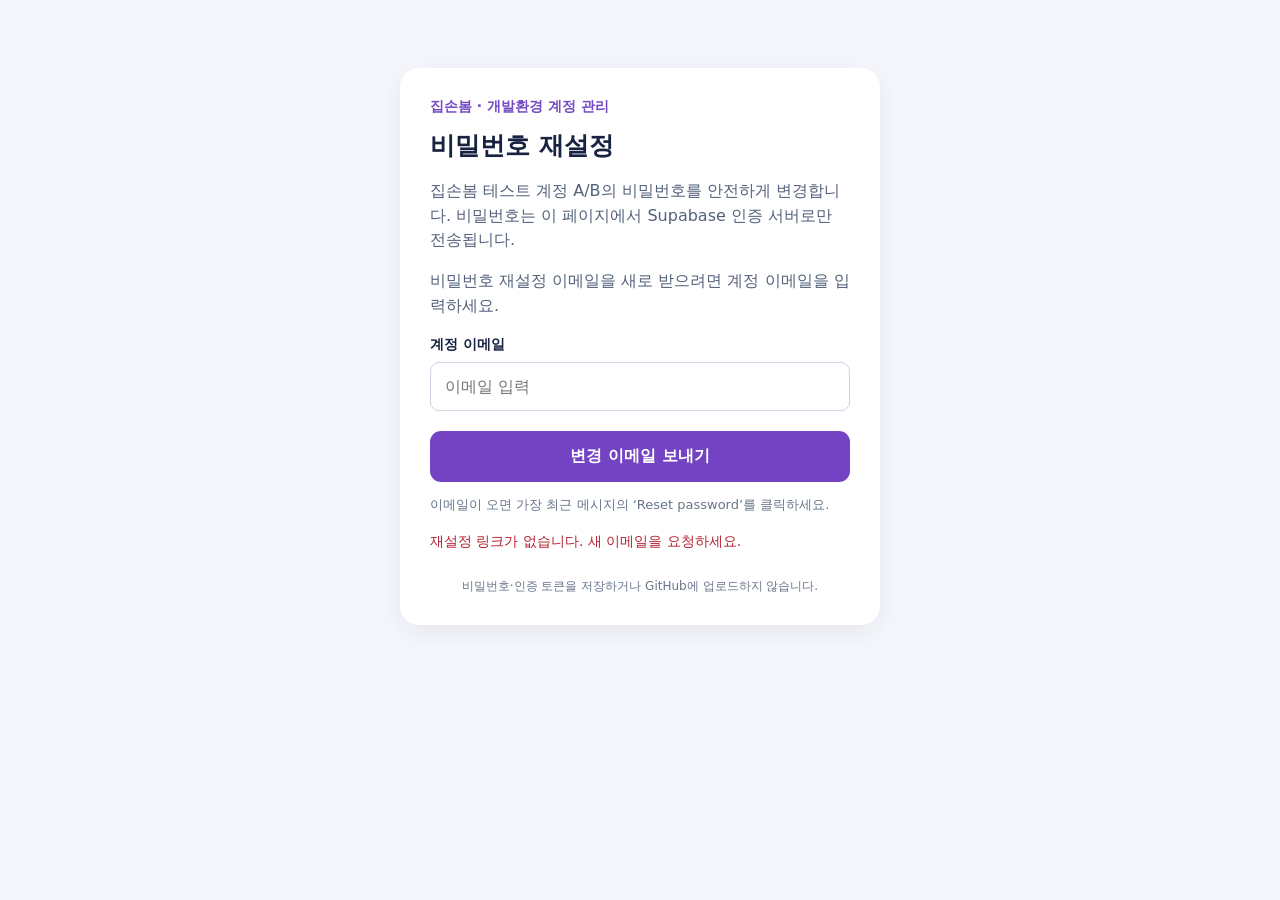
<file: reset-password.html>
<!doctype html>
<html lang="ko">
<head>
<meta charset="utf-8">
<meta name="viewport" content="width=device-width,initial-scale=1">
<meta name="referrer" content="no-referrer">
<meta http-equiv="Cache-Control" content="no-store">
<meta http-equiv="Content-Security-Policy" content="default-src 'none'; script-src 'self'; style-src 'unsafe-inline'; connect-src https://ohwkywomdqgcnptsnhwk.supabase.co; base-uri 'none'; form-action 'none'; frame-ancestors 'none'">
<title>집손봄 개발용 비밀번호 재설정</title>
<style>
:root{font-family:system-ui,-apple-system,BlinkMacSystemFont,"Segoe UI",sans-serif;color:#172341;background:#f6f7fc;font-size:16px}*{box-sizing:border-box}body{margin:0;padding:38px 16px}main{width:min(100%,480px);margin:30px auto;padding:30px;background:white;border-radius:19px;box-shadow:0 7px 26px #16203a14}.brand{font-size:14px;font-weight:800;color:#7549c4}h1{font-size:25px;line-height:1.35;margin:13px 0}p{line-height:1.55;color:#53617a}.note{font-size:13px;color:#68758b}label{display:block;margin-top:17px;font-weight:700;font-size:14px}input{width:100%;margin-top:8px;border:1px solid #cfd5e4;border-radius:9px;padding:14px;font:inherit}input:focus{outline:3px solid #dbd0ff;border-color:#7952c6}button{margin-top:20px;display:block;width:100%;border:0;border-radius:11px;background:#7343c4;color:white;padding:15px;font:inherit;font-weight:700;cursor:pointer}button:disabled{opacity:.6;cursor:wait}a{color:#6841b8}#status{min-height:1.6em;margin-top:16px;font-size:14px;white-space:pre-wrap}.ok{color:#13633a!important}.error{color:#b42331!important}.hidden{display:none}.foot{font-size:12px;color:#68758b;text-align:center;margin-top:25px}
</style>
<script src="./reset-password.js" defer></script>
</head>
<body>
<main>
<div class="brand">집손봄 · 개발환경 계정 관리</div>
<h1>비밀번호 재설정</h1>
<p>집손봄 테스트 계정 A/B의 비밀번호를 안전하게 변경합니다. 비밀번호는 이 페이지에서 Supabase 인증 서버로만 전송됩니다.</p>
<section id="request-section" class="hidden">
<p>비밀번호 재설정 이메일을 새로 받으려면 계정 이메일을 입력하세요.</p>
<label for="email">계정 이메일</label><input id="email" type="email" autocomplete="email" placeholder="이메일 입력">
<button type="button" id="request">변경 이메일 보내기</button>
<p class="note">이메일이 오면 가장 최근 메시지의 ‘Reset password’를 클릭하세요.</p>
</section>
<section id="change-section" class="hidden">
<p>이메일의 인증 링크가 확인되었습니다. 새 비밀번호를 설정하세요.</p>
<label for="password">새 비밀번호 (12자 이상)</label><input id="password" type="password" autocomplete="new-password" minlength="12">
<label for="confirm">새 비밀번호 확인</label><input id="confirm" type="password" autocomplete="new-password" minlength="12">
<button type="button" id="change">비밀번호 변경 완료</button>
</section>
<p id="status" role="status" aria-live="polite">인증 링크 확인 중…</p>
<div class="foot">비밀번호·인증 토큰을 저장하거나 GitHub에 업로드하지 않습니다.</div>
</main>
</body>
</html>
</file>
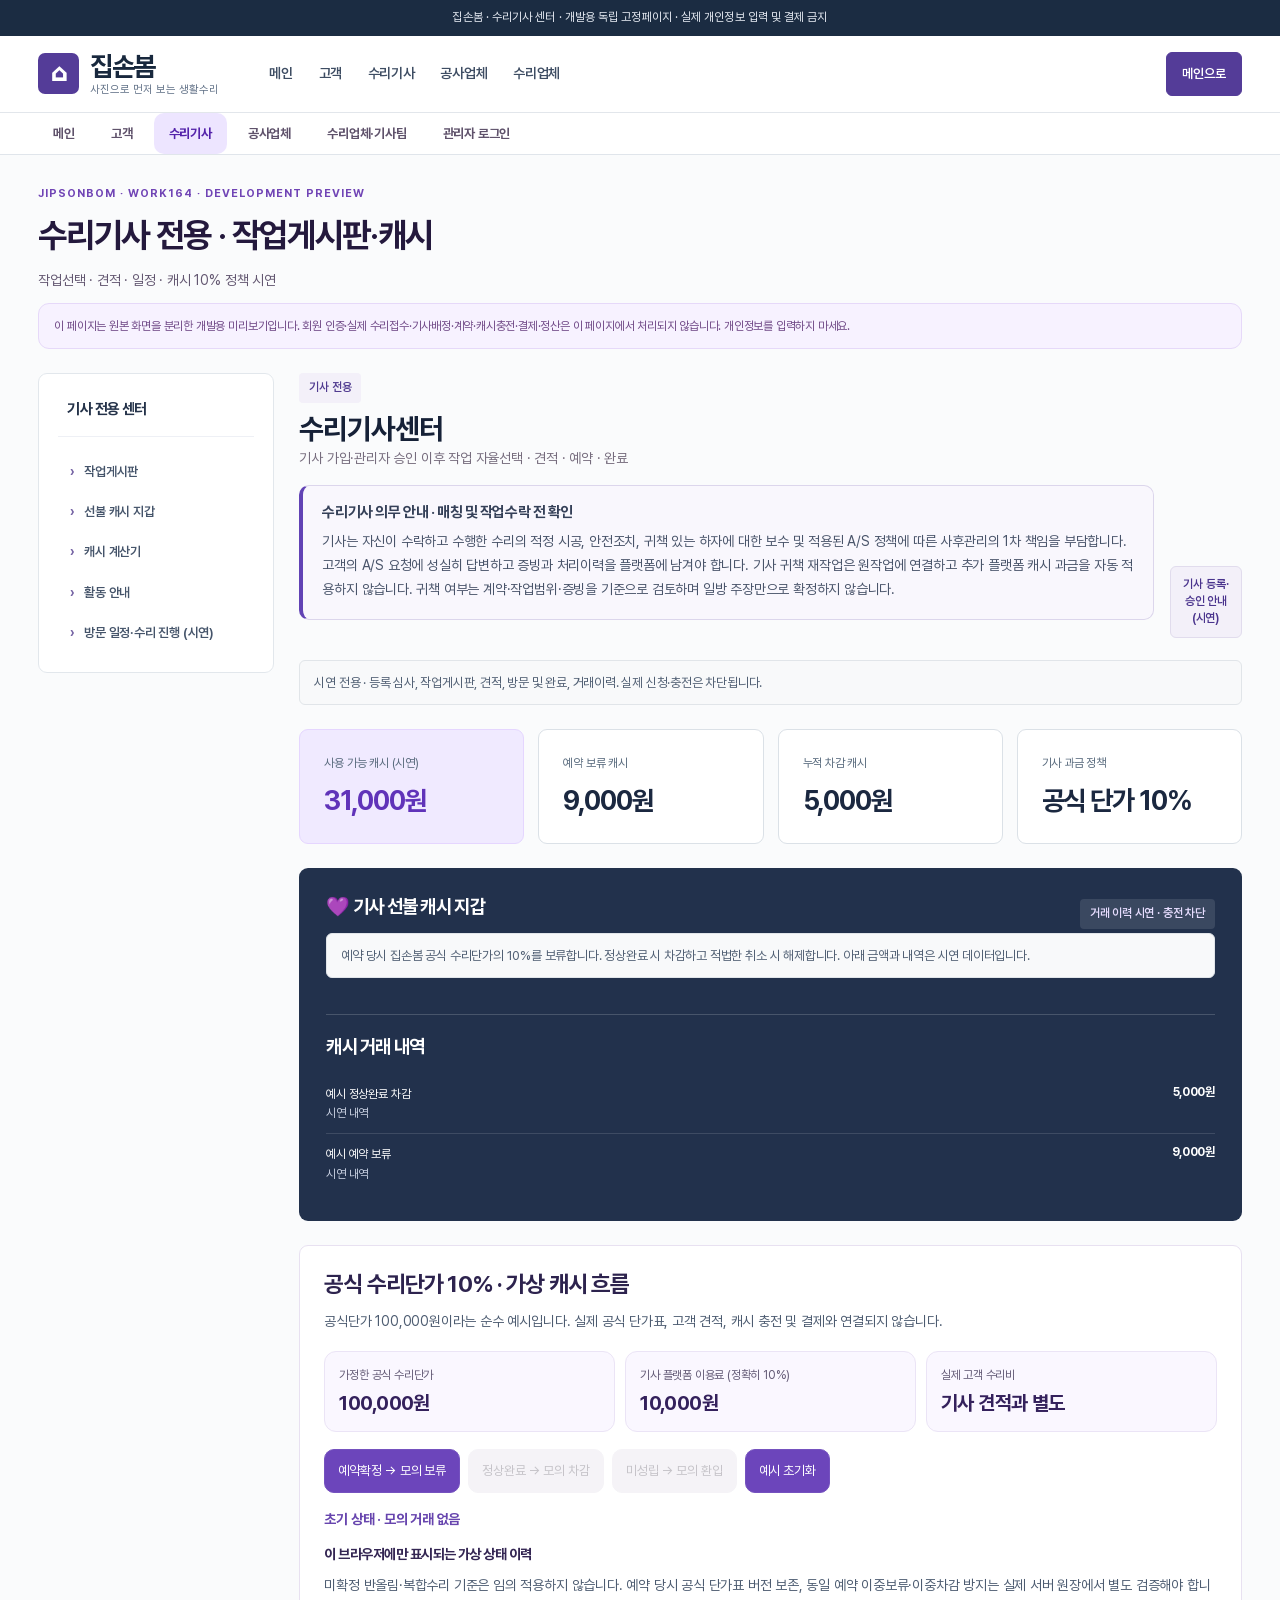
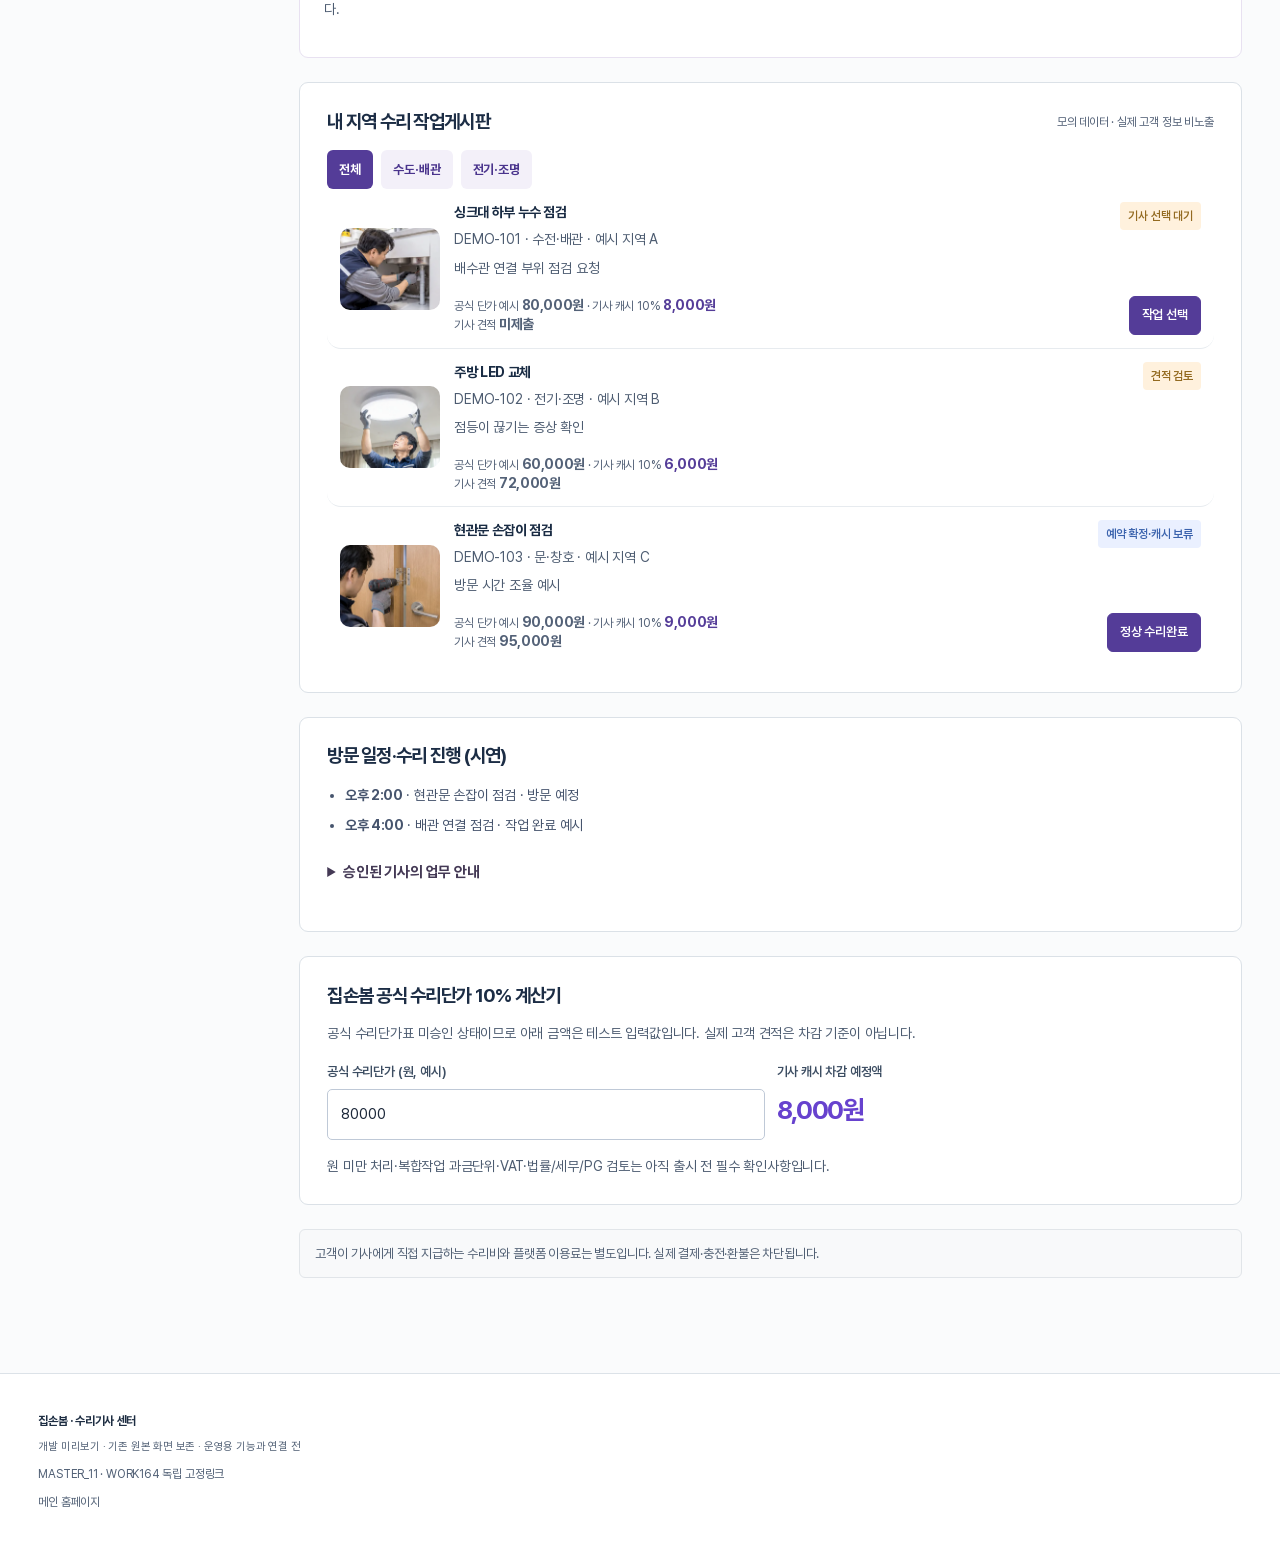
<file: worker.html>
<!doctype html>
<html lang="ko">
<head>
<meta charset="utf-8">
<meta name="viewport" content="width=device-width,initial-scale=1">
<meta name="theme-color" content="#211735">
<meta name="robots" content="noindex,nofollow">
<meta name="referrer" content="no-referrer">
<meta http-equiv="Content-Security-Policy" content="default-src 'none'; script-src 'self'; style-src 'self' 'unsafe-inline'; img-src 'self'; font-src 'self'; connect-src 'none'; form-action 'none'; base-uri 'none'">
<title>집손봄 | 수리기사 전용 · 작업게시판·캐시 (개발 미리보기)</title>
<meta name="description" content="작업선택 · 견적 · 일정 · 캐시 10% 정책 시연. 실제 인증·접수·결제는 불가한 개발 미리보기입니다.">
<link rel="stylesheet" href="./release.css?v=eed8e997160b">
<link rel="stylesheet" href="./premium-ui.css?v=atelier-1">
<link rel="stylesheet" href="./role-pages.css?v=work164-1">
<script src="./role-pages.js?v=work283-20261128-1" defer></script>
<link rel="stylesheet" href="./work214-cash-preview.css?v=214-1"><script src="./work214-cash-preview.js?v=214-1" defer></script><link rel="stylesheet" href="./work240-accessibility.css?v=240-1"><script src="./work240-accessibility.js?v=240-1" defer></script></head>
<body data-role-page="worker">
<div class="topnote">집손봄 · 수리기사 센터 · 개발용 독립 고정페이지 · 실제 개인정보 입력 및 결제 금지</div>
<header class="navouter">
 <div class="wrap nav">
  <a href="./index.html" class="logo" aria-label="집손봄 메인 홈페이지"><span class="mark" aria-hidden="true">⌂</span><span><b>집손봄</b><small>사진으로 먼저 보는 생활수리</small></span></a>
  <nav class="mainnav" aria-label="다른 서비스로 이동"><a href="./index.html">메인</a><a href="./customer.html">고객</a><a href="./worker.html">수리기사</a><a href="./construction.html">공사업체</a><a href="./repair-company.html">수리업체</a></nav>
  <div class="navtools"><a class="navbtn strong" href="./index.html">메인으로</a></div>
 </div>
</header>
<div class="tabstrip"><nav class="wrap tabs role-tabs" aria-label="영역별 고정링크"><a href="./index.html">메인</a>
<a href="./customer.html">고객</a>
<a href="./worker.html" aria-current="page">수리기사</a>
<a href="./construction.html">공사업체</a>
<a href="./repair-company.html">수리업체·기사팀</a>
<a href="./admin.html">관리자 로그인</a></nav></div>
<div class="wrap role-heading">
 <div class="role-eyebrow">JIPSONBOM · WORK164 · DEVELOPMENT PREVIEW</div>
 <h2>수리기사 전용 · 작업게시판·캐시</h2>
 <p>작업선택 · 견적 · 일정 · 캐시 10% 정책 시연</p>
 <p class="role-warning">이 페이지는 원본 화면을 분리한 개발용 미리보기입니다. 회원 인증·실제 수리접수·기사배정·계약·캐시충전·결제·정산은 이 페이지에서 처리되지 않습니다. 개인정보를 입력하지 마세요.</p>
</div>
<main id="screen">
<section data-screen="worker"><div class="wrap section"><div class="layout"><aside class="card dashnav"><h3>기사 전용 센터</h3><a href="#jobs" data-scroll="jobs">작업게시판</a><a href="#wallet" data-scroll="wallet">선불 캐시 지갑</a><a href="#calculator" data-scroll="calculator">캐시 계산기</a><a href="#workernote" data-scroll="workernote">활동 안내</a><a href="#visit-agenda" data-scroll="visit-agenda">방문 일정·수리 진행 (시연)</a></aside><div class="dashboard"><div class="dashhead"><div><span class="tag">기사 전용</span><h1>수리기사센터</h1><p class="intro">기사 가입·관리자 승인 이후 작업 자율선택 · 견적 · 예약 · 완료</p><div class="jb-policy-note " role="note"><b>수리기사 의무 안내 · 매칭 및 작업수락 전 확인</b><p>기사는 자신이 수락하고 수행한 수리의 적정 시공, 안전조치, 귀책 있는 하자에 대한 보수 및 적용된 A/S 정책에 따른 사후관리의 1차 책임을 부담합니다. 고객의 A/S 요청에 성실히 답변하고 증빙과 처리이력을 플랫폼에 남겨야 합니다. 기사 귀책 재작업은 원작업에 연결하고 추가 플랫폼 캐시 과금을 자동 적용하지 않습니다. 귀책 여부는 계약·작업범위·증빙을 기준으로 검토하며 일방 주장만으로 확정하지 않습니다.</p></div></div><button class="btn small soft" data-auth="worker" id="worker-apply">기사 등록·승인 안내 (시연)</button></div><p class="hint preview-state">시연 전용 · 등록 심사, 작업게시판, 견적, 방문 및 완료, 거래이력. 실제 신청·충전은 차단됩니다.</p><div class="kpis"><div class="kpi"><span>사용 가능 캐시 (시연)</span><b>31,000원</b></div><div class="kpi"><span>예약 보류 캐시</span><b>9,000원</b></div><div class="kpi"><span>누적 차감 캐시</span><b>5,000원</b></div><div class="kpi"><span>기사 과금 정책</span><b>공식 단가 10%</b></div></div><div class="panel space24" id="wallet"><div class="row between"><h3>💜 기사 선불 캐시 지갑</h3><span class="tag warn">거래 이력 시연 · 충전 차단</span></div><div class="hint">예약 당시 집손봄 공식 수리단가의 10%를 보류합니다. 정상완료 시 차감하고 적법한 취소 시 해제합니다. 아래 금액과 내역은 시연 데이터입니다.</div><div class="pillrow spaced"></div><div class="div"></div><h3>캐시 거래 내역</h3><div class="ledger"><div class="log"><span>예시 정상완료 차감<small style="display:block;color:#96899c">시연 내역</small></span><b>5,000원</b></div><div class="log"><span>예시 예약 보류<small style="display:block;color:#96899c">시연 내역</small></span><b>9,000원</b></div></div></div><div class="panel space24" id="jobs"><div class="row between"><h3 style="margin:0">내 지역 수리 작업게시판</h3><span class="tiny">모의 데이터 · 실제 고객 정보 비노출</span></div><div class="pillrow spaced"><button class="chip active" data-filter="전체">전체</button><button class="chip " data-filter="수전·배관">수도·배관</button><button class="chip " data-filter="전기·조명">전기·조명</button></div><div id="workerJobs"><div class="item"><img class="itemphoto" src="./assets/plumber.webp" alt="싱크대 하부 누수 점검"><div class="iteminfo"><div class="row between" style="align-items:start"><div><b>싱크대 하부 누수 점검</b><p>DEMO-101 · 수전·배관 · 예시 지역 A</p><p>배수관 연결 부위 점검 요청</p></div><span class="status pending">기사 선택 대기</span></div><div class="row between spaced" style="flex-wrap:wrap"><div class="tiny">공식 단가 예시 <b>80,000원</b> · 기사 캐시 10% <b style="color:var(--purple)">8,000원</b><br>기사 견적 <b>미제출</b></div><button class="btn small primary" data-action="claim" data-id="DEMO-101">작업 선택</button></div></div></div><div class="item"><img class="itemphoto" src="./assets/lighting.webp" alt="주방 LED 교체"><div class="iteminfo"><div class="row between" style="align-items:start"><div><b>주방 LED 교체</b><p>DEMO-102 · 전기·조명 · 예시 지역 B</p><p>점등이 끊기는 증상 확인</p></div><span class="status pending">견적 검토</span></div><div class="row between spaced" style="flex-wrap:wrap"><div class="tiny">공식 단가 예시 <b>60,000원</b> · 기사 캐시 10% <b style="color:var(--purple)">6,000원</b><br>기사 견적 <b>72,000원</b></div></div></div></div><div class="item"><img class="itemphoto" src="./assets/door.webp" alt="현관문 손잡이 점검"><div class="iteminfo"><div class="row between" style="align-items:start"><div><b>현관문 손잡이 점검</b><p>DEMO-103 · 문·창호 · 예시 지역 C</p><p>방문 시간 조율 예시</p></div><span class="status booked">예약 확정·캐시 보류</span></div><div class="row between spaced" style="flex-wrap:wrap"><div class="tiny">공식 단가 예시 <b>90,000원</b> · 기사 캐시 10% <b style="color:var(--purple)">9,000원</b><br>기사 견적 <b>95,000원</b></div><button class="btn small primary" data-action="complete" data-id="DEMO-103">정상 수리완료</button></div></div></div></div></div><section id="visit-agenda" class="panel space24"><h3>방문 일정·수리 진행 (시연)</h3><ul class="preview-list"><li><b>오후 2:00</b> · 현관문 손잡이 점검 · 방문 예정</li><li><b>오후 4:00</b> · 배관 연결 점검 · 작업 완료 예시</li></ul><details class="center-details"><summary>승인된 기사의 업무 안내</summary><ul><li>내가 선택한 수리 · 견적 작성·제출 · 예약확정 작업</li><li>오늘 방문 · 작업진행·전후사진 · 작업완료·수리이력</li><li>활동지역 · 기술·서류 · 일정·휴무·알림 · 회원정보</li></ul></details></section><div class="panel space24" id="calculator"><h3>집손봄 공식 수리단가 10% 계산기</h3><p class="intro" style="margin-bottom:15px">공식 수리단가표 미승인 상태이므로 아래 금액은 테스트 입력값입니다. 실제 고객 견적은 차감 기준이 아닙니다.</p><div class="fields"><div class="field"><label>공식 수리단가 (원, 예시)</label><input type="number" min="0" step="10" id="calcprice" value="80000"></div><div class="field"><label>기사 캐시 차감 예정액</label><div class="price" id="calcresult" role="status" aria-live="polite">8,000원</div></div></div><p class="tiny spaced">원 미만 처리·복합작업 과금단위·VAT·법률/세무/PG 검토는 아직 출시 전 필수 확인사항입니다.</p></div><div class="notice space24" id="workernote">고객이 기사에게 직접 지급하는 수리비와 플랫폼 이용료는 별도입니다. 실제 결제·충전·환불은 차단됩니다.</div></div></div></div></section>
</main>
<footer class="footer">
 <div class="wrap"><div><b>집손봄 · 수리기사 센터</b><p>개발 미리보기 · 기존 원본 화면 보존 · 운영용 기능과 연결 전</p></div><div>MASTER_11 · WORK164 독립 고정링크</div><a href="./index.html">메인 홈페이지</a></div>
</footer>
<div id="toast" role="status" aria-live="polite" aria-atomic="true"></div>
</body>
</html>
</file>
<file: release.css>
:root{--purple:#6935c9;--purple2:#8351eb;--lilac:#f4efff;--deep:#211735;--text:#241e30;--muted:#7b7388;--border:#eae5f1;--bg:#fbfafc;--card:#fff;--shadow:0 16px 40px #37294b0b;--green:#13966f;--orange:#ff8c55}
*{box-sizing:border-box}html{scroll-behavior:smooth}body{margin:0;background:var(--bg);color:var(--text);font-family:system-ui,-apple-system,BlinkMacSystemFont,'Apple SD Gothic Neo','Malgun Gothic',sans-serif;line-height:1.5;letter-spacing:-.026em}button,input,select,textarea{font:inherit}button{cursor:pointer}button:disabled{opacity:.45;cursor:not-allowed}a{color:inherit;text-decoration:none}input,select,textarea{width:100%;border:1px solid #dcd6e7;border-radius:11px;padding:12px 13px;background:#fff;color:#292038;outline:0}textarea{min-height:110px;resize:vertical}input:focus,select:focus,textarea:focus{border-color:#8f61ed;box-shadow:0 0 0 3px #efe5ff}h1,h2,h3,h4,p{margin:0}.wrap{max-width:1200px;margin:auto;padding:0 23px}button:focus-visible,a:focus-visible{outline:3px solid #c68bff;outline-offset:3px}
.topnote{background:#30214e;color:#f2eaff;text-align:center;padding:8px 10px;font-size:12px}.topnote b{color:#fff}.navouter{position:sticky;top:0;z-index:20;background:#fffffff2;backdrop-filter:blur(12px);border-bottom:1px solid #eee8f4}.nav{height:78px;display:flex;align-items:center;gap:22px}.logo{display:flex;align-items:center;gap:9px;white-space:nowrap}.mark{width:39px;height:39px;background:var(--purple);border-radius:12px;display:grid;place-items:center;color:#fff;font-size:23px;font-weight:950}.logo b{font-size:24px;letter-spacing:-.07em;color:#22163a}.logo small{display:block;font-size:10px;color:#908799;letter-spacing:0;margin-top:-3px}.mainnav{display:flex;gap:20px;margin-left:20px}.mainnav a{font-size:13px;font-weight:750;color:#5c5368}.mainnav a:hover{color:var(--purple)}.navtools{margin-left:auto;display:flex;gap:8px}.navbtn,.btn,.tab,.chip{border:0;border-radius:12px;font-weight:800}.navbtn{background:#f2eaff;color:#5f30b7;padding:12px 15px;font-size:12px}.navbtn.strong{background:var(--purple);color:white}.tabstrip{border-bottom:1px solid #ece6f3;background:#fff}.tabs{display:flex;align-items:center;gap:4px;overflow-x:auto;scrollbar-width:none;padding-top:8px;padding-bottom:8px}.tab{white-space:nowrap;font-size:13px;padding:12px 18px;background:transparent;color:#857c90}.tab.active{background:#eee7ff;color:#5f2bc6}.tab:hover{background:#f5efff}.tag{display:inline-flex;align-items:center;padding:5px 10px;border-radius:100px;background:#efe7ff;color:#6841c0;font-weight:800;font-size:11px}.tag.warn{background:#fff0e1;color:#a76a2b}.tag.good{background:#e2f8ef;color:#168764}.tag.dark{background:#201636;color:white}.tiny{font-size:11px;color:var(--muted)}.muted{color:var(--muted)}.intro{font-size:14px;color:#766c7d}.head{display:flex;justify-content:space-between;align-items:end;gap:16px;margin-bottom:20px}.head h2{font-size:25px;letter-spacing:-.05em}.head .note{font-size:13px;color:#8b8096}.section{padding-top:47px;padding-bottom:52px}.btn{display:inline-flex;align-items:center;justify-content:center;gap:8px;padding:13px 20px;font-size:13px;border:1px solid #e1d8eb;color:#3b2d4b;background:#fff;min-height:45px}.btn.primary{background:var(--purple);color:white;border-color:var(--purple);box-shadow:0 7px 22px #6634cb24}.btn.soft{background:#f4efff;color:var(--purple);border-color:#eee7fb}.btn.small{font-size:12px;padding:9px 12px;min-height:36px;border-radius:10px}.btn.negative{background:#fff1f1;color:#bb4d5e}.btn:focus-visible{outline:3px solid #cfb2ff}.card{border:1px solid #eee9f2;border-radius:20px;background:#fff;box-shadow:var(--shadow);overflow:hidden}.pad{padding:22px}.layout{display:grid;grid-template-columns:240px minmax(0,1fr);gap:20px}.dashnav{padding:20px;align-self:start;position:sticky;top:169px}.dashnav h3{font-size:15px;margin-bottom:15px}.dashnav a{display:flex;align-items:center;gap:9px;padding:13px 12px;border-radius:10px;font-size:13px;font-weight:700;color:#746a7d}.dashnav a:hover,.dashnav a.active{background:#f2ebff;color:#6635c9}.dashboard{min-width:0}.dashhead{display:flex;justify-content:space-between;align-items:center;gap:12px;margin-bottom:22px}.dashhead h1{font-size:29px;letter-spacing:-.07em}.kpis{display:grid;grid-template-columns:repeat(4,1fr);gap:14px}.kpi{padding:20px;border-radius:16px;border:1px solid #eee8f3;background:#fff}.kpi span{display:block;color:#817787;font-size:12px;margin-bottom:9px}.kpi b{font-size:23px}.grid2{display:grid;grid-template-columns:repeat(2,minmax(0,1fr));gap:18px}.grid3{display:grid;grid-template-columns:repeat(3,minmax(0,1fr));gap:18px}.panel{background:white;border:1px solid var(--border);border-radius:18px;padding:21px;box-shadow:var(--shadow)}.panel h3{font-size:17px;margin-bottom:14px}.fields{display:grid;grid-template-columns:repeat(2,minmax(0,1fr));gap:12px}.field label{font-size:12px;color:#756a81;font-weight:800;display:block;margin-bottom:7px}.field.full{grid-column:1/-1}.hint{padding:11px 14px;border:1px solid #e6def7;background:#f8f4ff;color:#6d4c9c;font-size:12px;border-radius:12px}.div{height:1px;background:#eeeaf2;margin:20px 0}.row{display:flex;align-items:center;gap:12px}.between{justify-content:space-between}.stack{display:flex;flex-direction:column;gap:10px}.spaced{margin-top:16px}.space24{margin-top:24px}.price{font-size:26px;color:var(--purple);font-weight:900;letter-spacing:-.06em}.itemphoto{width:100px;height:82px;object-fit:cover;border-radius:12px;flex:none}.item{display:flex;gap:14px;padding:14px 0;border-bottom:1px solid #f1edf4}.item:last-child{border:0}.iteminfo{flex:1;min-width:0}.iteminfo b{font-size:14px}.iteminfo p{font-size:12px;color:#82778a;margin-top:5px}.pillrow{display:flex;flex-wrap:wrap;gap:8px}.chip{background:#f4efff;color:#7048c1;font-size:12px;padding:9px 12px}.chip.active{background:#6b39ca;color:#fff}.notice{background:#fffaf0;border:1px solid #f1e3c0;border-radius:14px;padding:13px 15px;font-size:12px;color:#816234}.log{font-size:12px;border-bottom:1px solid #f1edf5;padding:11px 0;display:flex;gap:10px;justify-content:space-between}.log:last-child{border:0}.ledger{max-height:320px;overflow-y:auto}.badgefield{display:flex;align-items:center;gap:7px}.status{font-size:11px;font-weight:900;border-radius:99px;background:#eee5ff;color:#7146b6;padding:5px 8px;white-space:nowrap}.status.completed{background:#dcf5ea;color:#137c55}.status.booked{background:#eaf0ff;color:#3a62ad}.status.pending{background:#fff1dd;color:#936a20}
/* REVU-inspired marketing surface */
.hero{padding-top:32px}.hero-grid{display:grid;grid-template-columns:1.48fr .85fr;gap:16px}.hero-main{background:linear-gradient(105deg,#faf3ff 10%,#ede6fc 56%,#d8ccf5);min-height:370px;border-radius:22px;overflow:hidden;position:relative;display:flex;align-items:center}.hero-main img{position:absolute;right:0;top:0;width:48%;height:100%;object-fit:cover;mask-image:linear-gradient(90deg,transparent,#000 24%)}.hero-main .copy{position:relative;z-index:1;padding:40px;width:63%}.hero-main .copy h1{font-size:clamp(34px,3.6vw,49px);letter-spacing:-.075em;line-height:1.19;margin:17px 0}.hero-main .copy h1 em{color:var(--purple);font-style:normal}.hero-main .copy p{font-size:14px;color:#716282;line-height:1.75;margin-bottom:23px}.hero-side{display:flex;flex-direction:column;gap:16px}.minibanner{flex:1;min-height:175px;border-radius:21px;padding:27px;position:relative;overflow:hidden}.minibanner b{display:block;font-size:21px;line-height:1.35;position:relative;z-index:1}.minibanner p{position:relative;z-index:1;font-size:12px;margin-top:9px}.minibanner img{position:absolute;width:44%;height:100%;right:0;top:0;object-fit:cover;mask-image:linear-gradient(90deg,transparent,#000 25%)}.minibanner.dark{background:#30214f;color:white}.minibanner.peach{background:#fff0e7;color:#493049}.catgrid{display:grid;grid-template-columns:repeat(9,minmax(0,1fr));gap:12px;margin-top:10px}.cat{border:0;background:none;text-align:center;cursor:pointer;padding:0;color:#42344e}.cat img{width:100%;max-width:94px;aspect-ratio:1/1;border-radius:27px;object-fit:cover;border:5px solid #f0eaff;box-shadow:0 2px 6px #2c113b0d;transition:transform .2s}.cat:hover img{transform:translateY(-4px)}.cat b{font-size:12px;display:block;margin-top:11px}.photo-grid{display:grid;grid-template-columns:repeat(4,minmax(0,1fr));gap:16px}.photo-card{background:#fff;border:1px solid #eeeaf1;border-radius:18px;overflow:hidden;text-align:left;cursor:pointer}.photo-card img{display:block;width:100%;aspect-ratio:1.45;object-fit:cover}.photo-card .ct{padding:14px}.photo-card .ct h3{font-size:15px;margin:6px 0}.photo-card .ct small{color:#81768d}.steps{display:grid;grid-template-columns:repeat(4,1fr);gap:14px}.step{background:#fff;border:1px solid #ede7f6;border-radius:17px;padding:18px}.step .num{font-weight:900;font-size:25px;color:var(--purple)}.step h3{font-size:14px;margin:9px 0 4px}.step p{font-size:12px;color:#7f748a}.bottompromo{background:#2f1e51;color:white;border-radius:24px;padding:28px;display:flex;align-items:center;justify-content:space-between;gap:20px}.bottompromo p{color:#cfbde9;font-size:13px;margin-top:7px}
#toast{position:fixed;bottom:24px;left:50%;transform:translateX(-50%);background:#241b36;color:white;padding:14px 22px;border-radius:14px;box-shadow:0 10px 32px #0003;z-index:50;font-size:13px;max-width:85vw;text-align:center;opacity:0;pointer-events:none;transition:opacity .2s}#toast.show{opacity:1}.modalback{position:fixed;inset:0;background:#160c2d99;z-index:40;display:flex;align-items:center;justify-content:center;padding:15px}.modal{max-width:530px;width:100%;background:white;border-radius:23px;padding:28px;max-height:92vh;overflow:auto}.hidden{display:none!important}.footer{border-top:1px solid #ece8f0;background:white;padding:37px 0;font-size:12px;color:#8d8295}.footer b{color:#5d5070}.footer .wrap{display:flex;justify-content:space-between;gap:10px}
@media(max-width:1030px){.mainnav{display:none}.nav{gap:8px}.navtools{margin-left:auto}.layout{grid-template-columns:190px minmax(0,1fr)}.kpis{grid-template-columns:repeat(2,1fr)}.catgrid{grid-template-columns:repeat(5,1fr)}.photo-grid{grid-template-columns:repeat(3,1fr)}.hero-grid{grid-template-columns:1.25fr .9fr}.hero-main .copy{width:70%}.hero-main img{width:42%}}
@media(max-width:720px){.wrap{padding:0 15px}.topnote{font-size:10px}.nav{height:64px}.logo b{font-size:21px}.logo small{display:none}.mark{width:34px;height:34px}.navbtn{padding:10px;font-size:11px}.navtools .navbtn:first-child{display:none}.tabs{padding-top:6px;padding-bottom:6px}.tab{font-size:12px;padding:9px 11px}.hero{padding-top:15px}.hero-grid{grid-template-columns:1fr;gap:12px}.hero-main{min-height:360px;align-items:start}.hero-main img{right:0;top:auto;bottom:0;width:66%;height:66%;mask-image:linear-gradient(180deg,transparent,#000 36%)}.hero-main .copy{width:100%;padding:25px}.hero-main .copy h1{font-size:34px;margin:12px 0}.hero-main .copy p{font-size:12px;max-width:61%;background:#faf4ffb5;border-radius:8px}.hero-main .copy .btn{font-size:12px;padding:11px 15px}.hero-side{flex-direction:row}.minibanner{min-height:145px;padding:19px}.minibanner b{font-size:17px}.minibanner p{font-size:11px;max-width:80%}.minibanner img{opacity:.5;width:50%}.catgrid{grid-template-columns:repeat(5,minmax(0,1fr));gap:6px}.cat img{max-width:75px;border-radius:20px;border-width:3px}.cat b{font-size:11px}.photo-grid{grid-template-columns:repeat(2,minmax(0,1fr));gap:12px}.photo-card .ct{padding:11px}.photo-card .ct h3{font-size:13px}.steps{grid-template-columns:repeat(2,1fr)}.section{padding-top:31px;padding-bottom:36px}.head h2{font-size:21px}.head .note{font-size:11px}.layout{grid-template-columns:1fr;gap:12px}.dashnav{position:static;display:flex;gap:6px;overflow:auto;padding:8px;scrollbar-width:none}.dashnav h3{display:none}.dashnav a{white-space:nowrap;padding:9px;font-size:11px}.dashhead h1{font-size:23px}.grid2,.grid3{grid-template-columns:1fr}.fields{grid-template-columns:1fr}.field.full{grid-column:auto}.kpis{gap:9px}.kpi{padding:15px}.kpi b{font-size:20px}.panel{padding:17px}.bottompromo{display:block}.bottompromo .btn{margin-top:16px}.footer .wrap{display:block}.itemphoto{width:75px;height:73px}}


/* 2026-11-14 DESIGN SYSTEM v2.1: REVU editorial + Miso request UX + Soomgo work list + Shopify admin + Toss cash. Original functional JS unchanged. */
:root{--purple:#7040d3;--purple2:#8c67ed;--lilac:#f3effe;--deep:#1d2240;--text:#20243b;--muted:#747b8c;--border:#e7eaf1;--bg:#f8f9fc;--card:#fff;--shadow:0 12px 32px rgba(36,46,86,.055);--green:#10a578;--orange:#f7904e}
body{background:var(--bg);color:var(--text);letter-spacing:-.027em}a,button{transition:background .18s ease,color .18s ease,box-shadow .18s ease,transform .18s ease}button:hover{filter:brightness(.985)}.wrap{max-width:1280px}.topnote{padding:8px 16px;background:#231a40;font-size:11px;display:flex;justify-content:center;gap:15px}.topnote b{background:#7450c9;border-radius:50px;padding:1px 10px;font-size:10px}.navouter{box-shadow:0 2px 16px #1e194006;border-color:#edeaf4}.nav{height:72px;gap:24px}.logo .mark{background:linear-gradient(145deg,#8156ee,#5f2bc5);border-radius:13px;box-shadow:0 5px 14px #703dd52f}.logo b{color:#1e2441;font-size:25px}.logo small{color:#9194a5}.mainnav{gap:23px;margin-left:30px}.mainnav a{font-weight:750;color:#42485f;font-size:13px}.mainnav a:hover{color:#6534c5}.hy-nav-search{background:#f8f7fb;border:1px solid #eceaf4;border-radius:100px;min-width:115px;padding:9px 13px;color:#73788b;font-size:12px;font-weight:700}.hy-nav-search:first-letter{font-size:18px}.navbtn{border-radius:12px;background:#f2eafb}.navbtn.strong{box-shadow:0 7px 22px #6b40c72a}.tabstrip{background:#fff;border-color:#edf0f5}.tabs{gap:7px}.tab{border-radius:11px;font-size:12px;font-weight:800;color:#697086}.tab.active{background:#eee8ff;color:#6033c1}.hy-tab-count{display:inline-flex;align-items:center;justify-content:center;border-radius:100px;font-size:10px;font-weight:850;padding:1px 5px;background:#ede4fb;color:#7147b6;margin-left:4px}.section{padding-top:42px}.panel,.card,.kpi,.photo-card,.step{border-color:var(--border);box-shadow:var(--shadow)}.btn.primary{background:linear-gradient(115deg,#7442df,#6431c4);border-color:#6e3cd5;box-shadow:0 10px 23px #7743d530}.btn.primary:hover{box-shadow:0 12px 26px #7743d546;transform:translateY(-1px)}.btn.soft,.chip{background:#f3edff;color:#6436bc}.chip.active{background:#7143d1}.hint{background:#f6f3ff;color:#684aaa;border-color:#ede6ff}.footer{margin-top:32px;background:#fff;color:#7b8295}.footer b{color:#242a44}
/* Homepage: REVU discovery + Miso service search, all images generated for demonstration. */
.hy-home{overflow:hidden}.hy-hero{display:grid;grid-template-columns:minmax(0,1.68fr) minmax(285px,.7fr);gap:16px;padding-top:26px}.hy-hero-primary{min-height:452px;border-radius:27px;overflow:hidden;position:relative;background:#eee7ff;display:flex;align-items:center}.hy-hero-img{position:absolute;right:0;top:0;width:66%;height:100%;object-fit:cover;object-position:center}.hy-hero-gradient{position:absolute;inset:0;background:linear-gradient(90deg,#f2edff 0%,#f2edff 35%,#f2edfff1 43%,#f3edff95 58%,#f3edff00 79%)}.hy-hero-body{position:relative;z-index:2;padding:43px 44px;max-width:77%;align-self:center}.hy-hero-eyebrow{display:inline-flex;align-items:center;gap:9px;padding:7px 12px;color:#6c35ca;font-size:12px;font-weight:850;border-radius:50px;background:#fff9;backdrop-filter:blur(8px)}.hy-pulse{width:7px;height:7px;background:#8955ec;border-radius:50%;box-shadow:0 0 0 4px #8e5fee24}.hy-hero-body h1{font-size:clamp(35px,3.2vw,49px);line-height:1.22;letter-spacing:-.079em;margin-top:19px;font-weight:900;color:#192340;white-space:nowrap}.hy-hero-body h1 em{font-style:normal;color:#7040d5}.hy-hero-body>p{font-size:13px;color:#5d6478;line-height:1.8;margin-top:17px}.hy-search{background:white;border:1px solid #ede6f7;box-shadow:0 12px 35px #3e256d14;display:flex;align-items:center;gap:8px;padding:6px 6px 6px 15px;border-radius:15px;margin-top:23px;max-width:490px;min-height:55px}.hy-search>span{font-size:24px;color:#8062b4}.hy-search input{font-size:13px;border:0;box-shadow:none!important;padding:8px 5px;background:transparent;min-width:0;flex:1}.hy-search button{color:#fff;background:#7140cf;border:0;border-radius:11px;padding:13px 15px;font-size:12px;font-weight:850;white-space:nowrap}.hy-hero-actions{display:flex;gap:12px;align-items:center;margin-top:16px;flex-wrap:wrap}.hy-cta{border-radius:14px;font-size:13px!important;padding:11px 16px!important}.hy-textlink{border:0;background:transparent;color:#633ca9;font-size:12px;font-weight:800}.hy-hero-corner{position:absolute;z-index:2;bottom:23px;right:24px;background:#fffdfce6;padding:10px 13px;border-radius:12px;color:#434252;display:flex;gap:10px;align-items:center;box-shadow:0 5px 18px #0001;font-size:10px}.hy-hero-corner span{color:#8b7ca1}.hy-hero-aside{display:flex;flex-direction:column;gap:16px}.hy-aside-card{position:relative;overflow:hidden;border-radius:24px;min-height:218px;padding:28px;display:flex;align-items:center}.hy-aside-card>div{position:relative;z-index:2;max-width:79%}.hy-aside-card img{position:absolute;right:0;top:0;width:48%;height:100%;object-fit:cover;object-position:center;mask-image:linear-gradient(90deg,transparent,#000 32%)}.hy-worker-card{background:#202a4b;color:#fff}.hy-safe-card{background:#f9e9f1;color:#332741}.hy-light-tag{font-size:11px;font-weight:850;color:#d5c7ff}.hy-safe-card .hy-light-tag{color:#9261a8}.hy-aside-card h2{font-size:23px;letter-spacing:-.065em;line-height:1.34;margin-top:11px}.hy-aside-card p{font-size:11px;margin-top:10px;opacity:.76}.hy-aside-link{display:inline-block;margin-top:17px;border:0;background:#ffffffeb;color:#46366d;padding:10px 13px;border-radius:10px;font-size:11px;font-weight:850}.hy-safe-card .hy-aside-link{background:#fff;color:#8a4fa8}.hy-aside-icon{position:absolute!important;right:18px;top:20px;max-width:none!important;border-radius:19px;background:#fff8;padding:14px;font-size:35px;color:#a077a5}.hy-trust{display:grid;grid-template-columns:repeat(4,minmax(0,1fr));gap:0;margin-top:18px;padding-top:16px;padding-bottom:16px;background:#fff;border:1px solid #e8e8ee;border-radius:20px;box-shadow:0 8px 25px #19203d05}.hy-trust>div{display:grid;grid-template-columns:30px minmax(0,1fr);column-gap:7px;padding:10px 20px;border-right:1px solid #eaeaf1}.hy-trust>div:last-child{border:0}.hy-trust span{grid-row:span 2;color:#8252df;font-weight:900;font-size:18px}.hy-trust strong{font-size:13px;color:#2b2c45}.hy-trust small{font-size:11px;color:#8790a0;margin-top:4px}.hy-section{padding-top:61px;padding-bottom:53px}.hy-heading{display:flex;align-items:flex-end;justify-content:space-between;gap:16px;margin-bottom:25px}.hy-heading h2{font-size:28px;letter-spacing:-.066em;font-weight:900;color:#232841;margin-top:6px}.hy-heading p{font-size:13px;color:#818796;margin-top:8px}.hy-kicker{font-size:10px;letter-spacing:.14em;color:#8b63dd;font-weight:900}.hy-outline{background:#fff;border:1px solid #e9e6f2;color:#5f5579;border-radius:12px;font-size:12px;font-weight:850;padding:11px 15px;white-space:nowrap}.hy-outline:hover{background:#f3efff;color:#683bc4}.hy-category-grid{display:grid;grid-template-columns:repeat(9,minmax(0,1fr));gap:14px}.hy-category{display:flex;flex-direction:column;align-items:center;border:0;background:transparent;text-align:center;color:#303851;padding:8px 2px;min-width:0}.hy-category:hover{transform:translateY(-4px)}.hy-category-pic{display:block;width:min(100%,96px);aspect-ratio:1;border:5px solid #f2effb;background:#fff;border-radius:31px;overflow:hidden;box-shadow:0 8px 18px #28204009}.hy-category-pic img{width:100%;height:100%;object-fit:cover}.hy-category strong{font-size:12px;margin-top:12px;letter-spacing:-.04em}.hy-category small{font-size:10px;color:#9c9aaa;margin-top:4px}.hy-service-wrap{background:#f4f5fa;border-top:1px solid #f0f0f4;border-bottom:1px solid #ececf1}.hy-card-grid{display:grid;grid-template-columns:repeat(4,minmax(0,1fr));gap:18px}.hy-service-card{text-align:left;padding:0;overflow:hidden;background:white;border:1px solid #e7e8f0;border-radius:19px;box-shadow:0 9px 22px #202c4e08}.hy-service-card:hover{transform:translateY(-3px);box-shadow:0 13px 28px #2a27561c}.hy-card-img{position:relative;aspect-ratio:1.67;overflow:hidden}.hy-card-img img{width:100%;height:100%;object-fit:cover;display:block;transition:transform .25s}.hy-service-card:hover .hy-card-img img{transform:scale(1.03)}.hy-card-tag{position:absolute;left:12px;top:12px;background:#ffffffec;border-radius:80px;padding:5px 10px;font-size:10px;font-weight:850;color:#6851a1}.hy-card-info{padding:17px}.hy-card-info h3{font-size:17px;display:flex;justify-content:space-between;color:#232842}.hy-card-info h3 span{color:#8c69da}.hy-card-info p{font-size:12px;margin-top:7px;color:#797e91}.hy-card-info small{display:block;font-size:11px;margin-top:15px;color:#7042ce;font-weight:800}.hy-how-grid{display:grid;grid-template-columns:repeat(4,1fr);gap:15px}.hy-how-step{background:white;border:1px solid #e9e9f0;border-radius:18px;padding:25px}.hy-how-step span{display:grid;place-items:center;width:39px;height:39px;border-radius:13px;background:#f2eafe;color:#7647d4;font-size:15px;font-weight:900}.hy-how-step strong{display:block;margin-top:17px;font-size:16px}.hy-how-step p{font-size:12px;color:#8a90a0;margin-top:6px;line-height:1.6}.hy-bottom-cta{background:#1f2848;border-radius:26px;display:flex;align-items:center;gap:35px;overflow:hidden;min-height:260px;color:#fff;padding:0!important;margin-bottom:22px}.hy-bottom-photo{width:32%;align-self:stretch;overflow:hidden;flex:none}.hy-bottom-photo img{width:100%;height:100%;object-fit:cover}.hy-bottom-cta>div:last-child{padding:20px 28px 20px 0}.hy-bottom-cta h2{font-size:25px;margin-top:9px;letter-spacing:-.06em}.hy-bottom-cta p{font-size:12px;line-height:1.8;margin:12px 0 21px;color:#d3d7e9}.hy-bottom-cta .hy-outline{color:#eadbff;background:#ffffff18;border-color:#ffffff38}.hy-disclaimer{font-size:11px;color:#9698a6;padding-top:16px;padding-bottom:28px}
/* Provider / partner: structured Shopify-style operations workspaces. */
.layout{grid-template-columns:232px minmax(0,1fr);gap:22px}.dashnav{border:1px solid #eaebf2;border-radius:17px;background:white;padding:18px;box-shadow:0 8px 22px #181e3505}.dashnav h3{font-size:14px;padding:7px 9px;border-bottom:1px solid #eef0f5;padding-bottom:17px}.dashnav a{font-weight:750;color:#666e83;border-radius:10px;padding:13px 10px}.dashnav a:before{content:'›';font-weight:900;color:#a4a8b7}.dashnav a:hover{background:#f2effc}.dashhead h1{font-size:30px}.dashhead .tag{margin-bottom:8px}.kpi{padding:21px;border-radius:17px}.kpi b{color:#222741}.panel{border-radius:18px}.panel img:not(.itemphoto){max-width:100%;border-radius:16px;object-fit:cover}.dashboard .item{align-items:center}.dashboard .itemphoto{border-radius:14px}.panel h3{color:#262944}.status{background:#f2eaff;color:#6b44bd}.item .btn{border-radius:10px}
/* Worker: Toss-inspired wallet and Soomgo-style job discovery. */
#wallet{background:linear-gradient(145deg,#233559,#1b2949);border:0;color:#fff;box-shadow:0 20px 39px #202e4a24}#wallet h3{color:white}#wallet>.row>.tag{background:#ffffff1c;color:#e7ddff}#wallet .hint{background:#ffffff10;border:1px solid #ffffff22;color:#d4dff8}#wallet .btn.soft{background:#ffffffeb;color:#263453;border-color:#ffffff66;font-weight:850}#wallet .div{background:#ffffff2c}#wallet .ledger .intro,#wallet .ledger small{color:#c8d0e1!important}#wallet .log{border-color:#ffffff20}.dashboard:has(#wallet)>.kpis .kpi:nth-child(1){background:#f0eaff;border-color:#e5d6ff}.dashboard:has(#wallet)>.kpis .kpi:nth-child(1) b{color:#6033b9}.dashboard:has(#jobs) #jobs .item{display:flex;border-radius:14px;padding:13px;transition:background .15s}.dashboard:has(#jobs) #jobs .item:hover{background:#f9f8fe}#calculator .price{color:#6742ce}
@media(max-width:1150px){.hy-hero{grid-template-columns:minmax(0,1.35fr) minmax(245px,.7fr)}.hy-hero-primary{min-height:430px}.hy-hero-body{padding:30px;width:100%;max-width:83%}.hy-hero-body h1{font-size:37px;white-space:normal}.hy-hero-aside .hy-aside-card{min-height:205px;padding:20px}.hy-aside-card h2{font-size:20px}.hy-category-grid{grid-template-columns:repeat(5,1fr);row-gap:20px}.hy-card-grid{grid-template-columns:repeat(4,1fr);gap:10px}.hy-trust>div{padding:9px 11px}.mainnav{gap:12px;margin-left:10px}}
@media(max-width:900px){.mainnav{display:none}.hy-hero{grid-template-columns:1fr}.hy-hero-primary{min-height:430px}.hy-hero-body{max-width:65%}.hy-hero-aside{display:grid;grid-template-columns:1fr 1fr}.hy-aside-card{min-height:200px}.hy-trust{grid-template-columns:repeat(2,1fr)}.hy-trust>div:nth-child(2){border-right:0}.hy-trust>div:nth-child(-n+2){border-bottom:1px solid #ececf3}.hy-card-grid{grid-template-columns:repeat(2,1fr)}.hy-how-grid{grid-template-columns:repeat(2,1fr)}}
@media(max-width:370px){.hy-hero-body h1{font-size:26px}.hy-search button{padding:10px 6px;font-size:10px}.hy-category-grid{grid-template-columns:repeat(3,1fr)}.hy-hero-aside{grid-template-columns:1fr}.hy-aside-card{min-height:155px}.hy-card-grid{grid-template-columns:1fr 1fr}}


/* 2026-11-16 business-policy disclosures: visible demonstration, not legal consent */
.jb-policy-note{margin:14px 0 18px;padding:17px 19px;border:1px solid #ded4f5;border-left:4px solid #7040d3;background:#f7f3ff;border-radius:13px;color:#29253e;box-shadow:0 5px 20px #2017410a;}
.jb-policy-note b{display:block;margin-bottom:8px;font-size:14px}.jb-policy-note p{font-size:13px;line-height:1.8;margin:0;color:#4b4761}.jb-policy-note small{display:block;color:#6b6380;margin-top:8px}.jb-policy-note.is-provider{border-left-color:#e7a354;background:#fffbf4;border-color:#f1ddbe}
@media(max-width:720px){.jb-policy-note{padding:13px 14px;margin:12px 0}.jb-policy-note p{font-size:12px}}
.tabs{flex-wrap:wrap;row-gap:6px}.tabs .tab{white-space:nowrap}.jb-policy-note.is-provider{border-color:#d9c9ff;background:#f8f5ff}.notice p{line-height:1.65}

[hidden] { display: none !important; }
.preview-state { margin: 12px 0 20px; }
#preview-file, #preview-receipt { display: block; margin-top: 8px; color: var(--purple); }
#screen [id] { scroll-margin-top: 90px; }
#screen h1:focus { outline: none; }
@media (max-width: 420px) {
  .navtools { gap: 4px; }
  .navtools .navbtn { padding-inline: 7px; }
}

.preview-list { padding-inline-start: 1.2em; }
.preview-list li { margin-block: .5em; }


/* WORK15 DESIGN REFRESH 15.1.0 — premium editorial home-service interface.
   Preserve all screen IDs and business interactions; typography, spacing and contrast only. */
@font-face{font-family:"JSB Pretendard";src:url("./assets/Pretendard-Regular.subset.woff2") format("woff2");font-style:normal;font-weight:400;font-display:swap}
@font-face{font-family:"JSB Pretendard";src:url("./assets/Pretendard-SemiBold.subset.woff2") format("woff2");font-style:normal;font-weight:600;font-display:swap}
@font-face{font-family:"JSB Pretendard";src:url("./assets/Pretendard-Bold.subset.woff2") format("woff2");font-style:normal;font-weight:700;font-display:swap}

:root{
  --purple:#5233aa; --purple2:#6747be; --lilac:#f1eefb;
  --deep:#162137; --text:#1d293b; --muted:#566478;
  --border:#dfe4ec; --bg:#fafbfd; --card:#fff;
  --shadow:0 5px 22px rgba(20,35,63,.045);
  --green:#16795d; --orange:#a45118;
}
html{color-scheme:light;scroll-behavior:smooth;-webkit-text-size-adjust:100%;text-size-adjust:100%}
html,body,button,input,select,textarea{
  font-family:"JSB Pretendard","Pretendard Variable",Pretendard,"Apple SD Gothic Neo","Malgun Gothic",system-ui,sans-serif;
}
body{background:var(--bg);color:var(--text);font-size:16px;line-height:1.65;letter-spacing:-.012em;text-rendering:optimizeLegibility;-webkit-font-smoothing:antialiased}
h1,h2,h3,h4,strong,b{letter-spacing:-.028em;line-height:1.33}
h1,h2,h3,h4{color:var(--deep);font-weight:700}
strong,b{font-weight:700}
p,li,small,.hint,.intro{line-height:1.65}
button,input,select,textarea{font-size:15px;letter-spacing:-.008em}
button,a,[role=button]{-webkit-tap-highlight-color:transparent}
button:focus-visible,a:focus-visible,input:focus-visible,select:focus-visible,textarea:focus-visible,[tabindex]:focus-visible{
  outline:3px solid #7455ca!important;outline-offset:3px;
}
[hidden]{display:none!important}
.wrap{max-width:1320px;padding-inline:28px}
.section{padding-block:52px 58px}
.topnote{background:#18233a;color:#f4f6fb;font-size:12px!important;letter-spacing:.005em;padding:9px 16px}
.topnote b{background:#46318d;color:#fff;font-size:11px}
.navouter{background:rgba(255,255,255,.98);border-bottom:1px solid var(--border);box-shadow:0 4px 18px #141e3408}
.nav{height:78px;gap:24px}
.logo{gap:11px}
.logo .mark{background:#5033aa;box-shadow:none;border-radius:12px}
.logo b{font-size:26px;color:var(--deep);letter-spacing:-.055em}
.logo small{font-size:12px;color:#4d5b6e;letter-spacing:0}
.mainnav{gap:27px}
.mainnav a{font-size:15px;font-weight:600;color:#34435a}
.mainnav a:hover{color:#4f30a7}
.hy-nav-search{background:#f7f8fa;color:#4a576a;border-color:var(--border);font-size:14px}
.navbtn{font-size:14px;font-weight:600;padding:11px 17px;background:#f1eefb;color:#432a97;border:1px solid #e3dcf6;border-radius:10px}
.navbtn.strong{background:var(--purple);color:#fff;border-color:var(--purple);box-shadow:none}
.navbtn:hover{background:#e8e3f8}
.navbtn.strong:hover{background:#432787}
.tabstrip{background:#fff;border-color:var(--border)}
.tabs{gap:9px;padding-top:11px;padding-bottom:11px}
.tabs .tab{font-size:14px;font-weight:600;color:#48556a;border-radius:10px;padding:11px 15px;line-height:1.35}
.tabs .tab.active{background:#ece7f8;color:#472b99}
.hy-tab-count{font-size:11px;color:#432b90}
.btn{font-size:14px;line-height:1.3;font-weight:600;border-radius:10px}
.btn.primary,.hy-search button{background:#5131a9;border:1px solid #5131a9;color:#fff;box-shadow:none}
.btn.primary:hover,.hy-search button:hover{background:#422783;transform:translateY(-1px);box-shadow:0 6px 15px #36216b24}
.btn.soft,.chip{background:#f0ecfa;color:#4b3299;border-color:#e1d9f3}
.chip{font-size:13px}
.chip.active{background:#5131a9;color:#fff}
.tag,.status{font-size:12px;font-weight:600}
.hint{background:#f6f4fc;color:#4d416b;border-color:#e3ddf1;font-size:14px}
.panel,.card,.kpi,.photo-card,.step{border:1px solid var(--border);box-shadow:var(--shadow);border-radius:14px}
.panel{padding:24px;background:#fff}
.panel h3{font-size:19px;color:var(--deep)}
.panel .intro,.panel p,.panel li{font-size:14px;color:#4d5c71}
.field label,label{font-size:14px;font-weight:600;color:#314155}
.field input,.field select,.field textarea,form input,form select,form textarea{
  color:#1d293b;border:1px solid #bfc9d7;border-radius:9px;background:#fff;min-height:43px;
}
input::placeholder,textarea::placeholder{color:#6c788a;opacity:1}
.field input:focus,.field select:focus,.field textarea:focus,form input:focus,form select:focus,form textarea:focus{border-color:#6042ae;box-shadow:0 0 0 3px #6243b21a}
.status{color:#46339b;background:#edeaf9}
.notice{background:#f8f8fc;border-color:#dfe4ed;color:#45546b}
.footer{font-size:13px;color:#526075;border-color:var(--border);padding-block:36px;background:#fff}
.footer b{color:var(--deep)}

.hy-home{background:#fafbfd}
.hy-hero{gap:18px;padding-top:30px;grid-template-columns:minmax(0,1.72fr) minmax(285px,.73fr)}
.hy-hero-primary{min-height:500px;background:#f1f2f6;border:1px solid #e3e7ef;border-radius:18px;box-shadow:none}
.hy-hero-img{width:61%;filter:saturate(.82) contrast(1.07);object-position:62% center}
.hy-hero-gradient{background:linear-gradient(90deg,#f5f6fa 0%,#f5f6fafc 33%,#f5f6faed 45%,#f5f6fac2 56%,#f5f6fa00 87%)}
.hy-hero-body{padding:50px;max-width:75%}
.hy-hero-eyebrow{background:#fff;border:1px solid #e1d9ee;border-radius:7px;font-size:13px;font-weight:600;color:#4b319f;backdrop-filter:none;padding:7px 12px}
.hy-pulse{background:#603fa9;box-shadow:none}
.hy-hero-body h1{font-size:clamp(36px,3.55vw,53px);font-weight:700;line-height:1.18;letter-spacing:-.05em;color:#172238;white-space:normal;margin-top:22px}
.hy-hero-body h1 em{color:#5130a5;font-weight:700}
.hy-hero-body>p{color:#38475d;font-size:16px;line-height:1.75;margin-top:18px;max-width:450px}
.hy-search{margin-top:26px;max-width:520px;min-height:61px;border:1px solid #cfd5e0;border-radius:11px;padding:7px 7px 7px 18px;box-shadow:0 8px 22px #25334b12}
.hy-search>span{color:#593a9e;font-size:24px}
.hy-search input{font-size:15px;color:#243145}
.hy-search button{font-size:14px;font-weight:600;border-radius:8px;padding:13px 18px}
.hy-hero-actions{margin-top:21px;gap:16px}
.hy-cta{font-size:15px!important;padding:13px 19px!important;border-radius:10px}
.hy-textlink{font-size:14px;font-weight:600;color:#463296}
.hy-hero-corner{bottom:24px;right:24px;background:#ffffffed;border:1px solid #e6e8ef;box-shadow:0 6px 16px #1b25321b;font-size:12px;border-radius:9px}
.hy-hero-corner span{color:#596677}
.hy-hero-aside{gap:18px}
.hy-aside-card{min-height:240px;padding:27px;border-radius:17px;box-shadow:none}
.hy-aside-card img{width:52%;filter:saturate(.7) contrast(1.08)}
.hy-worker-card{background:#23314b;color:#fff}
.hy-safe-card{background:#edeaf4;color:#263048;border:1px solid #dcd7e8}
.hy-light-tag{color:#e1d7ff;font-size:12px;font-weight:600}
.hy-safe-card .hy-light-tag{color:#583e89}
.hy-aside-card h2{color:inherit;font-size:24px;letter-spacing:-.035em;line-height:1.31;font-weight:700}
.hy-aside-card p{font-size:14px;color:inherit;opacity:.86}
.hy-aside-link{font-size:13px;font-weight:600;background:#fff;color:#2e2857;border-radius:8px;padding:10px 14px}
.hy-aside-icon{font-size:30px;opacity:.65}
.hy-trust{margin-top:22px;border:1px solid #e3e7ef;border-radius:14px;box-shadow:none;padding-block:12px}
.hy-trust>div{grid-template-columns:32px 1fr;padding:12px 22px;border-color:#e2e7ef}
.hy-trust span{color:#5537a3}
.hy-trust strong{font-size:15px;color:#26334a;font-weight:700}
.hy-trust small{font-size:13px;color:#586679;line-height:1.5}
.hy-section{padding-top:66px;padding-bottom:62px}
.hy-heading{margin-bottom:26px;align-items:flex-end}
.hy-heading h2{font-size:31px;color:#172137;font-weight:700;letter-spacing:-.038em}
.hy-heading p{font-size:15px;color:#526077;line-height:1.55}
.hy-kicker{font-size:12px;letter-spacing:.075em;color:#5635a9;font-weight:700}
.hy-outline{border-color:#ccd4e0;color:#334057;background:#fff;font-weight:600;font-size:14px;border-radius:9px}
.hy-outline:hover{color:#432993;background:#f4f1fb}
.hy-category-grid{gap:14px}
.hy-category{padding:9px 3px;color:#27364a}
.hy-category:hover{transform:translateY(-2px)}
.hy-category-pic{width:min(100%,101px);border:1px solid #e2e5ec;border-radius:17px;box-shadow:0 2px 8px #1924370a}
.hy-category-pic img{filter:saturate(.84) contrast(1.04)}
.hy-category strong{font-size:14px;font-weight:600;margin-top:11px;color:#26364c;letter-spacing:-.015em}
.hy-category small{font-size:12px;color:#5d6878;margin-top:4px}
.hy-service-wrap{background:#f4f6f9;border-color:#e5e9f0}
.hy-card-grid{gap:18px}
.hy-service-card{border-color:#dde3eb;border-radius:15px;box-shadow:0 4px 15px #1e2a3f09}
.hy-service-card:hover{box-shadow:0 11px 25px #1d27451c;transform:translateY(-2px)}
.hy-card-img{aspect-ratio:1.72}
.hy-card-img img{filter:saturate(.82) contrast(1.07);transition:transform .25s}
.hy-card-tag{background:#fff;color:#3d3688;font-size:12px;font-weight:600;padding:6px 11px;border-radius:7px}
.hy-card-info{padding:20px}
.hy-card-info h3{font-size:19px;color:#202d43;font-weight:700}
.hy-card-info h3 span{color:#593aab}
.hy-card-info p{font-size:14px;color:#536075;line-height:1.65}
.hy-card-info small{font-size:13px;color:#55369f;font-weight:600}
.hy-how-grid{gap:18px}
.hy-how-step{border-color:#e0e5ed;border-radius:15px;padding:26px;box-shadow:none}
.hy-how-step span{background:#efebf9;color:#5735a6;font-size:15px;border-radius:9px}
.hy-how-step strong{font-size:18px;font-weight:700;color:#26344a}
.hy-how-step p{font-size:14px;color:#57657a;line-height:1.65}
.hy-bottom-cta{background:#22314b;border-radius:17px;min-height:280px;gap:38px}
.hy-bottom-photo img{filter:saturate(.74) contrast(1.04)}
.hy-bottom-cta h2{color:#fff;font-size:29px;letter-spacing:-.032em}
.hy-bottom-cta p{font-size:15px;color:#e0e5ee;line-height:1.65}
.hy-bottom-cta .hy-outline{border-color:#ffffff70;color:#fff}
.hy-disclaimer{font-size:13px;color:#5a6576;padding-bottom:30px}

.layout{grid-template-columns:240px minmax(0,1fr);gap:24px}
.dashnav{border:1px solid #e2e7ef;border-radius:14px;box-shadow:none;padding:20px}
.dashnav h3{font-size:15px;color:#243249;font-weight:700}
.dashnav a{font-size:14px;line-height:1.4;font-weight:600;color:#45546a;border-radius:8px;padding:13px 11px}
.dashnav a:before{color:#7564a4}
.dashnav a:hover{background:#f1eef8;color:#482e90}
.dashhead h1{font-size:33px;color:#162137;font-weight:700}
.dashhead .tag{font-size:12px}
.preview-state{font-size:14px;color:#46546a;margin:17px 0 24px}
.kpi{padding:24px;border-radius:14px}
.kpi b{color:#1b2840;font-size:27px}
.kpi small,.kpi p{font-size:14px;color:#516076}
.item{line-height:1.5}
.dashboard .item{font-size:14px}
.dashboard .itemphoto{border-radius:10px;filter:saturate(.83) contrast(1.03)}
.dashboard .item .btn{font-size:13px;border-radius:8px}
.status{border-radius:7px}
.panel .row{gap:12px}
.preview-list li{font-size:14px;color:#46546d}
#wallet{background:#22314c;box-shadow:0 10px 25px #1b294025;color:#fff}
#wallet h3{color:#fff}
#wallet .hint{background:#ffffff10;color:#e3e7f4}
#wallet .tag{color:#e7e1ff}
#calcresult{font-variant-numeric:tabular-nums}
.jb-policy-note{background:#f9f7fd;border:1px solid #dcd6ec;border-left:4px solid #6243b5;color:#354058;border-radius:10px;box-shadow:none}
.jb-policy-note b{font-size:15px}
.jb-policy-note p{font-size:14px;color:#49546a;line-height:1.7}
.jb-policy-note.is-provider{background:#faf8fd;border-color:#ddd4ed}
#toast{background:#1d2940;border-radius:9px;font-size:14px}

@media(max-width:1150px){
  .hy-hero{grid-template-columns:minmax(0,1.45fr) minmax(255px,.78fr)}
  .hy-hero-body{padding:36px;max-width:81%}
  .hy-hero-body h1{font-size:clamp(32px,3.6vw,45px)}
  .hy-aside-card{min-height:225px}
  .hy-category-grid{grid-template-columns:repeat(5,minmax(0,1fr))}
  .hy-card-grid{grid-template-columns:repeat(2,minmax(0,1fr))}
}
@media(max-width:900px){
  .wrap{padding-inline:22px}
  .nav{height:70px}
  .hy-hero{grid-template-columns:1fr}
  .hy-hero-primary{min-height:460px}
  .hy-hero-body{max-width:64%}
  .hy-hero-aside{display:grid;grid-template-columns:1fr 1fr}
  .hy-aside-card{min-height:210px}
  .hy-trust{grid-template-columns:repeat(2,1fr)}
  .hy-trust>div:nth-child(2){border-right:0}
}
@media(max-width:720px){
  body{font-size:15px;line-height:1.6}
  .wrap{padding-inline:17px}
  .topnote{font-size:11px!important;line-height:1.45}
  .nav{height:67px;gap:8px}
  .logo b{font-size:23px}
  .logo small{display:none}
  .navtools{gap:6px;margin-left:auto}
  .navbtn{font-size:12px;padding:10px 12px}
  .tabs{flex-wrap:nowrap;overflow-x:auto;gap:7px;scrollbar-width:thin;scrollbar-color:#c8bcdd transparent}
  .tabs .tab{flex:0 0 auto;font-size:13px;padding:10px 11px}
  #tabs[aria-label="집손봄 영역"]{flex-wrap:wrap}
  .section{padding-block:38px 44px}
  .hy-hero{padding-top:17px;gap:12px}
  .hy-hero-primary{min-height:470px;border-radius:15px;align-items:flex-start}
  .hy-hero-img{top:auto;bottom:0;right:0;width:78%;height:61%;object-position:center 34%;mask-image:linear-gradient(180deg,transparent,#000 26%)}
  .hy-hero-gradient{background:linear-gradient(180deg,#f5f6fa 0%,#f5f6fa 39%,#f5f6facb 51%,#f5f6fa05 84%)}
  .hy-hero-body{max-width:none;width:100%;padding:25px}
  .hy-hero-eyebrow{font-size:12px}
  .hy-hero-body h1{font-size:clamp(29px,8vw,37px);white-space:normal;line-height:1.22;margin-top:17px;max-width:390px}
  .hy-hero-body>p{font-size:14px;line-height:1.55;max-width:310px;margin-top:11px}
  .hy-search{min-height:53px;margin-top:17px;padding:5px 5px 5px 11px;max-width:100%}
  .hy-search input{font-size:14px}
  .hy-search button{font-size:13px;padding:11px 12px}
  .hy-hero-actions{margin-top:12px}
  .hy-cta{font-size:13px!important;padding:11px 13px!important}
  .hy-textlink{font-size:13px}
  .hy-hero-corner{display:none}
  .hy-hero-aside{grid-template-columns:1fr 1fr;gap:10px}
  .hy-aside-card{min-height:184px;padding:15px;border-radius:13px}
  .hy-aside-card>div{max-width:95%}
  .hy-aside-card img{width:48%;opacity:.5}
  .hy-aside-card h2{font-size:18px}
  .hy-aside-card p{font-size:12px}
  .hy-aside-link{font-size:12px;padding:8px 9px}
  .hy-trust{grid-template-columns:repeat(2,minmax(0,1fr));margin-top:14px;padding-block:4px}
  .hy-trust>div{padding:13px 10px;grid-template-columns:25px 1fr}
  .hy-trust span{font-size:17px}
  .hy-trust strong{font-size:13px}
  .hy-trust small{font-size:12px}
  .hy-section{padding-block:43px}
  .hy-heading{display:block;margin-bottom:20px}
  .hy-heading h2{font-size:25px}
  .hy-heading p{font-size:14px}
  .hy-kicker{font-size:11px}
  .hy-category-grid{grid-template-columns:repeat(4,minmax(0,1fr));gap:10px 5px}
  .hy-category-pic{width:min(100%,84px);border-radius:13px}
  .hy-category strong{font-size:12px;margin-top:9px}
  .hy-category small{font-size:11px}
  .hy-card-grid{grid-template-columns:repeat(2,minmax(0,1fr));gap:11px}
  .hy-card-info{padding:13px}
  .hy-card-info h3{font-size:15px}
  .hy-card-info p{font-size:13px}
  .hy-card-info small{font-size:12px}
  .hy-how-grid{grid-template-columns:repeat(2,minmax(0,1fr));gap:11px}
  .hy-how-step{padding:17px}
  .hy-how-step strong{font-size:15px}
  .hy-how-step p{font-size:13px}
  .hy-bottom-cta{min-height:0;display:flex;flex-direction:column;gap:0}
  .hy-bottom-photo{width:100%;height:170px}
  .hy-bottom-cta>div:last-child{padding:22px}
  .hy-bottom-cta h2{font-size:23px}
  .hy-bottom-cta p{font-size:14px}
  .hy-disclaimer{font-size:12px}
  .layout{grid-template-columns:1fr;gap:14px}
  .dashnav{padding:8px;display:flex;gap:4px;overflow-x:auto}
  .dashnav a{font-size:13px;min-width:max-content;padding:10px 12px}
  .dashhead h1{font-size:26px}
  .kpi{padding:16px}
  .kpi b{font-size:23px}
  .kpi small,.kpi p{font-size:13px}
  .panel{padding:17px}
  .panel h3{font-size:17px}
  .panel .intro,.panel p,.panel li{font-size:13px}
  .field label,label{font-size:13px}
  .jb-policy-note p{font-size:13px}
  .footer{font-size:12px}
}
@media(max-width:380px){
  .hy-hero-body{padding:21px}
  .hy-hero-body h1{font-size:28px}
  .hy-hero-body>p{font-size:13px}
  .hy-hero-aside{grid-template-columns:1fr}
  .hy-aside-card{min-height:150px}
  .hy-category-grid{grid-template-columns:repeat(3,minmax(0,1fr))}
  .hy-card-grid{grid-template-columns:1fr 1fr}
  .hy-how-grid{grid-template-columns:1fr 1fr}
  .tabs .tab{font-size:12px}
}
@media(prefers-reduced-motion:reduce){
  html{scroll-behavior:auto}
  *,*::before,*::after{animation-duration:.01ms!important;transition-duration:.01ms!important}
}


/* JSB MOBILE UX REFINEMENT 2026-11-21
   Public 7-area preview only: no changes to Auth, Edge, or business behavior.
   Intent: predictable 7-tab grid, readable cards, touch-friendly customer entry. */
@media (max-width:720px) {
  html { -webkit-text-size-adjust:100%; text-size-adjust:100%; }
  body { overflow-wrap:break-word; }
  .wrap { padding-inline:16px; }
  .nav { height:62px; min-width:0; gap:8px; }
  .logo { min-width:0; flex:0 1 auto; gap:7px; }
  .logo b { font-size:20px; }
  .mark { width:34px; height:34px; flex:0 0 34px; }
  .navtools { flex:0 0 auto; gap:6px; }
  .navtools .hy-nav-search { display:none; }
  .navtools .navbtn { min-height:42px; padding:8px 11px; font-size:12px; }
  .tabstrip { position:relative; z-index:19; }
  #tabs[aria-label="집손봄 영역"] {
    display:grid;
    grid-template-columns:repeat(4,minmax(0,1fr));
    align-items:stretch;
    gap:6px;
    padding-block:9px;
    overflow:visible;
  }
  #tabs[aria-label="집손봄 영역"] .tab {
    min-height:46px;
    width:100%;
    padding:7px 4px;
    font-size:12px;
    font-weight:650;
    line-height:1.3;
    white-space:normal;
    overflow-wrap:anywhere;
    border:1px solid #e9e3f2;
    border-radius:9px;
    background:#faf9fc;
    color:#435066;
  }
  #tabs[aria-label="집손봄 영역"] .tab.active {
    background:#ede8fa;
    color:#462b91;
    border-color:#cbbbeb;
    font-weight:800;
  }
  #screen [id] { scroll-margin-top:88px; }
  #screen section, .layout, .dashboard, .panel, .card, .iteminfo { min-width:0; }
  .section { padding-block:25px 36px; }
  .layout, .grid2, .grid3, .fields { grid-template-columns:minmax(0,1fr); }
  .dashnav {
    position:static;
    display:flex;
    flex-wrap:nowrap;
    gap:5px;
    padding:6px;
    max-width:100%;
    overflow-x:auto;
    overscroll-behavior-x:contain;
    -webkit-overflow-scrolling:touch;
    scroll-snap-type:x proximity;
  }
  .dashnav a { flex:0 0 auto; min-height:44px; padding:10px 12px; scroll-snap-align:start; }
  .dashhead { display:block; }
  .dashhead h1 { font-size:clamp(22px,6.2vw,27px); line-height:1.3; overflow-wrap:break-word; }
  .dashhead > .btn, .dashhead > a.btn { margin-top:12px; }
  .panel { padding:16px; }
  .panel h3 { line-height:1.35; }
  .hint, .notice, .jb-policy-note, .preview-list, #member-receipts, #member-receipt-detail {
    overflow-wrap:anywhere;
  }
  .fields > .field, .fields > .field.full { min-width:0; grid-column:1/-1; }
  .field input, .field select, .field textarea, #member-login input {
    min-width:0;
    max-width:100%;
    font-size:16px;
    min-height:44px;
  }
  input[type="checkbox"], input[type="radio"] {
    width:18px;
    height:18px;
    min-height:0;
    flex:0 0 18px;
    vertical-align:middle;
  }
  #member-fields { max-width:100%; min-width:0; padding:12px; }
  #member-fields legend { max-width:100%; font-size:14px; }
  #member-fields p label { line-height:1.55; }
  #member-login .btn, #requestForm > .field.full > .btn, #requestForm [type="submit"] {
    min-height:46px;
  }
  #member-receipts button, #member-receipt-detail dd { overflow-wrap:anywhere; word-break:break-word; }
  #autharea .panel .btn, #member-workspace .btn { max-width:100%; white-space:normal; text-align:center; }
  .dashboard .item { flex-wrap:wrap; gap:10px; }
  .dashboard .item .row { flex-wrap:wrap; }
  .dashboard .itemphoto { width:74px; height:69px; }
  .dashboard .row { min-width:0; }
  .kpis { grid-template-columns:repeat(2,minmax(0,1fr)); }
  .kpi { min-width:0; }
  .kpi b { overflow-wrap:anywhere; }
  .hy-hero-aside { grid-template-columns:minmax(0,1fr); gap:10px; }
  .hy-aside-card { min-height:165px; }
  .hy-aside-card > div { max-width:72%; }
  .hy-aside-card img { opacity:.7; }
  .hy-trust { grid-template-columns:repeat(2,minmax(0,1fr)); }
  .hy-section { padding-block:34px; }
  .hy-heading h2 { line-height:1.3; }
  .hy-bottom-cta { overflow:hidden; }
  .hy-service-card, .hy-card-info { min-width:0; }
  .footer .wrap { display:block; }
  .footer .wrap > div + div { margin-top:8px; }
}
@media (max-width:440px) {
  .wrap { padding-inline:14px; }
  .nav { height:58px; gap:6px; }
  .logo b { font-size:19px; }
  .navtools .navbtn { padding:8px 9px; font-size:11px; }
  #tabs[aria-label="집손봄 영역"] { gap:5px; padding-block:7px; }
  #tabs[aria-label="집손봄 영역"] .tab { font-size:11px; padding:6px 2px; min-height:48px; }
  .hy-hero { padding-top:12px; }
  .hy-hero-primary { min-height:545px; }
  .hy-hero-body { padding:22px 18px; }
  .hy-hero-body h1 { font-size:clamp(27px,7.5vw,34px); }
  .hy-hero-body > p { font-size:13px; line-height:1.5; }
  .hy-hero-img { height:48%; width:88%; opacity:.75; }
  .hy-hero-gradient { background:linear-gradient(180deg,#f5f6fa 0%,#f5f6fa 47%,#f5f6fae8 57%,#f5f6fa08 94%); }
  .hy-search { display:flex; flex-wrap:wrap; min-height:0; padding:8px; gap:5px; }
  .hy-search > span { display:none; }
  .hy-search input { flex:1 1 100%; min-height:42px; padding:8px 10px; font-size:16px; }
  .hy-search button { width:100%; min-height:44px; font-size:14px; padding:9px; }
  .hy-hero-actions { display:grid; grid-template-columns:1fr; gap:5px; margin-top:10px; }
  .hy-hero-actions .hy-cta, .hy-hero-actions .hy-textlink {
    min-height:44px; width:100%; justify-content:center; text-align:center; padding:10px 12px!important;
  }
  .hy-category-grid { grid-template-columns:repeat(2,minmax(0,1fr)); gap:12px 8px; }
  .hy-category { min-height:112px; }
  .hy-category strong { font-size:13px; }
  .hy-category small { font-size:12px; }
  .hy-card-grid, .hy-how-grid { grid-template-columns:minmax(0,1fr); gap:12px; }
  .hy-card-img { aspect-ratio:2; }
  .hy-card-info { padding:15px; }
  .hy-card-info h3 { font-size:17px; }
  .hy-how-step { padding:18px; }
  .hy-how-step strong { font-size:16px; }
  .hy-trust > div { min-width:0; }
  .hy-trust small { overflow-wrap:break-word; }
  .head { align-items:start; flex-wrap:wrap; }
  .head h2 { font-size:21px; }
  .panel, .card { border-radius:13px; }
  .itemphoto { width:70px; height:65px; }
  .footer { padding-block:24px; }
}
@media (max-width:340px) {
  .navtools .navbtn { padding:7px 6px; }
  .logo b { font-size:18px; }
  #tabs[aria-label="집손봄 영역"] .tab { font-size:10px; }
  .hy-hero-primary { min-height:555px; }
}


/* JSB MOBILE SCREENSHOT FIX 2026-11-21 R2
   Screenshot 747px physical: search button and wrapped auth in sticky header.
   Mobile menu keeps all seven area routes reachable when the tabs scroll away.
   Existing member transport, roles, and desktop styles unchanged. */
.mobile-menu { display:none; }
@media (max-width:1030px) {
  .navouter .nav { position:relative; min-width:0; flex-wrap:nowrap; gap:7px; }
  .navouter .mainnav { display:none; }
  .navtools { flex:0 0 auto; margin-left:0; gap:5px; }
  .navtools .hy-nav-search { display:none!important; }
  .navtools .navbtn { white-space:nowrap!important; word-break:keep-all; overflow-wrap:normal; min-height:43px; }
  .mobile-menu { display:block; margin-left:auto; flex:0 0 auto; }
  .mobile-menu > summary {
    display:flex; justify-content:center; align-items:center;
    gap:5px; min-height:43px; padding:8px 12px;
    border:1px solid #dcd3ed; border-radius:10px;
    color:#482b90; background:#f5f0ff;
    font-size:13px; font-weight:750; line-height:1.2;
    list-style:none; cursor:pointer; user-select:none;
  }
  .mobile-menu > summary::-webkit-details-marker { display:none; }
  .mobile-menu > summary:focus-visible { outline:3px solid #d1bbf2; outline-offset:2px; }
  .mobile-menu[open] > summary { background:#e8dcfb; }
  .mobile-menu > nav {
    position:absolute; z-index:40; top:calc(100% - 1px);
    left:10px; right:10px; max-width:440px; margin-left:auto;
    background:#fff; padding:14px; border-radius:0 0 16px 16px;
    border:1px solid #ddd7ea; box-shadow:0 16px 36px #1e163847;
    display:grid; grid-template-columns:repeat(2,minmax(0,1fr)); gap:7px;
  }
  .mobile-menu > nav a {
    display:flex; align-items:center; justify-content:center; text-align:center;
    min-height:48px; padding:9px 7px; min-width:0;
    background:#f7f5fc; border:1px solid #ede7f5; border-radius:9px;
    color:#332a47; font-weight:680; font-size:13px; line-height:1.35;
    overflow-wrap:anywhere;
  }
  .mobile-menu > nav a:hover, .mobile-menu > nav a:focus-visible {
    background:#e9e1f9; color:#492c94;
  }
}
@media (max-width:720px) {
  .navouter .nav { height:60px; }
  .navouter .logo b { font-size:19px; }
  .navouter .mark { width:32px; height:32px; flex:0 0 32px; font-size:20px; }
  .navtools .navbtn { padding:8px 9px; font-size:12px; }
  .mobile-menu > summary { padding:8px 10px; font-size:12px; }
  #tabs[aria-label="집손봄 영역"] {
    display:flex; flex-wrap:nowrap;
    overflow-x:auto; overscroll-behavior-x:contain;
    -webkit-overflow-scrolling:touch; scroll-snap-type:x proximity;
    gap:6px; padding-block:7px;
  }
  #tabs[aria-label="집손봄 영역"] .tab {
    flex:0 0 auto; width:auto; min-height:42px;
    font-size:12px; line-height:1.3; white-space:nowrap;
    padding:7px 11px; scroll-snap-align:start;
  }
  .hy-hero-primary {
    display:flex; flex-direction:column; align-items:stretch;
    min-height:0; height:auto; overflow:hidden;
  }
  .hy-hero-body {
    align-self:stretch; max-width:100%;
    width:100%; padding:23px 19px 19px;
    order:0;
  }
  .hy-hero-body h1 { font-size:clamp(28px,7.5vw,35px); line-height:1.25; margin-top:13px; }
  .hy-hero-body > p { max-width:100%; font-size:14px; line-height:1.5; margin-top:12px; }
  .hy-hero-img {
    position:relative; order:1; display:block;
    inset:auto; width:100%; height:190px;
    object-position:center 45%; opacity:1;
    -webkit-mask-image:none; mask-image:none;
  }
  .hy-hero-gradient { display:none; }
  .hy-hero-corner { display:none; }
  .hy-search { display:flex; flex-wrap:wrap; padding:8px; gap:6px; max-width:none; min-height:0; margin-top:16px; }
  .hy-search > span { display:none; }
  .hy-search input { flex:1 1 100%; width:100%; min-width:0; min-height:42px; font-size:16px; padding:8px 10px; }
  .hy-search button { flex:1 1 100%; width:100%; min-height:44px; padding:9px 12px; font-size:14px; }
  .hy-hero-actions { display:grid; grid-template-columns:minmax(0,1fr); gap:6px; margin-top:11px; }
  .hy-hero-actions .hy-cta, .hy-hero-actions .hy-textlink {
    width:100%; min-height:44px;
    justify-content:center; text-align:center;
    padding:10px 12px!important; font-size:13px!important;
  }
}
@media (max-width:380px) {
  .navouter .nav { gap:4px; }
  .navouter .logo b { font-size:17px; }
  .navtools .navbtn { padding:7px 7px; font-size:11px; }
  .mobile-menu > summary { padding:8px 8px; font-size:11px; }
  .hy-hero-body { padding:21px 16px 18px; }
  .hy-hero-img { height:175px; }
}


/* JSB MOBILE UX R3 - simplified single-row mobile header and accessible drawer.
   Mobile CSS only. Keep desktop v15.2.0, 7 area routes and business connectivity. */
@media (max-width:1030px) {
  .mobile-menu { z-index:41; }
  .mobile-menu > nav {
    max-height:min(72dvh,600px); overflow-y:auto;
    overscroll-behavior:contain; -webkit-overflow-scrolling:touch;
  }
  .mobile-menu > nav button {
    grid-column:1 / -1; display:flex; align-items:center; justify-content:center;
    width:100%; min-height:48px; padding:10px 12px; border-radius:9px;
    background:#efe8fe; border:1px solid #d9cef4; color:#48318e;
    font-size:14px; font-weight:750; cursor:pointer;
  }
}
@media (max-width:720px) {
  .topnote { padding:6px 13px; font-size:11px!important; line-height:1.35; }
  .navouter { position:sticky; top:0; z-index:50; }
  .navouter .nav {
    display:flex; flex-wrap:nowrap; align-items:center;
    height:60px; gap:7px;
  }
  .navouter .logo {
    order:0; margin-right:auto; min-width:0; flex:0 1 auto;
    gap:7px; white-space:nowrap;
  }
  .navouter .logo b { font-size:20px; line-height:1; white-space:nowrap; }
  .navouter .mark { flex:0 0 32px; width:32px; height:32px; font-size:20px; }
  .navouter .navtools { order:1; flex:0 0 auto; gap:0; margin-left:0; }
  .navouter .navtools .hy-nav-search { display:none!important; }
  .navouter .navtools .navbtn.strong { display:none!important; }
  .navouter .navtools .navbtn:not(.strong) {
    display:inline-flex; align-items:center; justify-content:center;
    min-height:42px; padding:8px 12px; flex:0 0 auto;
    font-size:12px; font-weight:700;
    white-space:nowrap!important; word-break:keep-all;
  }
  .mobile-menu { order:2; flex:0 0 auto; margin-left:0; }
  .mobile-menu > summary {
    display:flex; align-items:center; justify-content:center;
    min-width:65px; min-height:42px; padding:8px 10px;
    font-size:13px; line-height:1.2;
    white-space:nowrap; border-radius:10px;
  }
  .mobile-menu > nav {
    position:absolute; left:10px; right:10px; top:calc(100% - 1px);
    max-width:none; max-height:min(75dvh,560px);
    grid-template-columns:repeat(2,minmax(0,1fr));
    z-index:51;
  }
  .tabstrip { display:none!important; }
  .hy-hero-primary { min-height:0; }
  .hy-hero-body { min-width:0; }
  .hy-hero-body .hy-hero-eyebrow { max-width:100%; }
  .hy-hero-body > h1 { max-width:100%; overflow-wrap:break-word; }
  .hy-hero-body > p { max-width:100%; }
  .hy-hero-img { max-width:100%; display:block; }
  .hy-hero-aside { grid-template-columns:minmax(0,1fr); }
  #autharea { grid-template-columns:minmax(0,1fr); }
  #requestForm { grid-template-columns:minmax(0,1fr); }
  #requestForm .field, #requestForm fieldset { min-width:0; }
  #member-login button[type="submit"], #requestForm button[type="submit"] {
    min-height:48px;
    max-width:100%;
    white-space:normal;
  }
}
@media (max-width:390px) {
  .navouter .nav { gap:5px; height:58px; }
  .navouter .logo b { font-size:18px; }
  .navouter .navtools .navbtn:not(.strong) { padding:8px 10px; font-size:12px; }
  .mobile-menu > summary { min-width:61px; padding:7px 8px; }
  .hy-hero-body h1 { font-size:clamp(26px,7.5vw,31px); }
  .hy-hero-body { padding:19px 16px 18px; }
  .hy-search { padding:7px; }
  .hy-category-grid { grid-template-columns:repeat(2,minmax(0,1fr)); }
}

@media (max-width:1030px) {
  .mobile-menu nav a[aria-current="page"] { color:#442583; border-color:#9574c9; background:#eee7fa; }
  .mobile-menu > summary, .navouter .navtools .navbtn:not(.strong) { min-height:44px; }
}
@media (max-width:720px) {
  .hy-hero-body h1 { word-break:keep-all; text-wrap:balance; }
  .hy-hero-body > p { word-break:keep-all; }
  .hy-hero-img { height:clamp(136px,39vw,175px); }
  .hy-search { display:grid; grid-template-columns:minmax(0,1fr) auto; align-items:stretch; }
  .hy-search input { width:100%; min-width:0; }
  .hy-search button { width:auto; min-height:44px; white-space:nowrap; padding-inline:10px; }
  .dashboard .dashhead { flex-wrap:wrap; }
  .dashboard, .dashboard .panel, .dashboard .dashhead > *, .dashboard .item > div { min-width:0; max-width:100%; }
  .dashboard :is(.btn,.chip), #autharea .btn { min-height:44px; }
  #requestForm :is(select,textarea,input:not([type=checkbox])), #member-login input { min-width:0; max-width:100%; font-size:16px; }
  #requestForm input[type=file] { width:100%; }
  #preview-file, #preview-receipt, #member-receipt-detail dd { overflow-wrap:anywhere; }
}
@media (prefers-reduced-motion:reduce) {
  html { scroll-behavior:auto; }
}


/* WORK 24 · MASTER_11 public navigation / customer intake R5
   Public presentation only: no user PII, authentication API, cash payments or admin workspace. */
.tabstrip{display:none!important}
.hy-hero{grid-template-columns:minmax(0,1fr)}
.hy-hero-primary{min-height:400px}
.hy-hero-body{max-width:min(720px,70%)}
.hy-hero-actions{margin-top:23px}
.hy-hero-actions .hy-cta{min-height:52px;padding:14px 25px!important;font-size:15px!important}
.hy-category[data-cat="전문 기사"]{display:none}
.mainnav{gap:17px;margin-left:12px;white-space:nowrap}
.mainnav a{font-size:13px}
.hy-search-panel{padding-block:26px 5px}
.hy-search-panel-inner{display:grid;grid-template-columns:minmax(210px,1fr) minmax(290px,1.2fr);gap:18px;align-items:center;padding:19px 24px;background:#f7f3fe;border:1px solid #ebe2f9;border-radius:18px}
.hy-search-panel h2{font-size:20px;letter-spacing:-.04em}
.hy-search-panel p{color:#726481;font-size:12px;margin-top:5px}
.hy-search-panel .hy-search{max-width:none;margin-top:0;width:100%}
.hy-secondary-cards{display:grid;grid-template-columns:repeat(2,minmax(0,1fr));gap:16px}
.jsb-info-grid{display:grid;grid-template-columns:repeat(2,minmax(0,1fr));gap:16px}
.jsb-info-grid .panel{min-width:0;line-height:1.7}
.jsb-info-grid .panel p{font-size:14px}
.jsb-faq{border:1px solid #e9e2f3;border-radius:17px;overflow:hidden;background:#fff}
.jsb-faq details+details{border-top:1px solid #eee8f3}
.jsb-faq summary{cursor:pointer;padding:17px 19px;font-weight:800;min-height:50px}
.jsb-faq details p{padding:0 19px 19px;font-size:13px;color:#665a75;line-height:1.7}
.jsb-help-actions{display:flex;flex-wrap:wrap;gap:10px;margin-top:18px}
.footer .wrap{display:flex;flex-direction:column;gap:9px}
.footer-information{color:#786a86}
.footer-shortcuts{display:flex;flex-wrap:wrap;gap:13px;margin-bottom:8px}
.footer-shortcuts a{font-weight:750;text-decoration:underline;text-underline-offset:3px}
.footer-information p{font-size:12px;line-height:1.65}
.jsb-intake-dialog{color:#241c38;border:1px solid #e9dff8;border-radius:24px;padding:25px;max-width:min(530px,calc(100vw - 28px));width:100%;box-shadow:0 26px 90px #21163f55}
.jsb-intake-dialog:not([open]){display:none}
.jsb-intake-dialog::backdrop{background:rgba(21,16,43,.62)}
.jsb-dialog-top{display:flex;justify-content:space-between;align-items:center;margin-bottom:14px}
.jsb-dialog-close{border:0;background:#f4effc;border-radius:10px;width:42px;height:42px;font-size:18px}
.jsb-intake-dialog h2{font-size:27px;letter-spacing:-.065em;margin-bottom:10px}
.jsb-intake-dialog .intro{line-height:1.6}
.jsb-intake-options{display:grid;gap:10px;margin-block:20px}
.jsb-intake-options button{border:1px solid #e3d9f5;border-radius:15px;text-align:left;padding:17px;background:#fbf9ff;display:grid;gap:6px;min-height:88px}
.jsb-intake-options button:focus-visible,.jsb-intake-options button:hover{border-color:#986de0;background:#f4edff}
.jsb-intake-options strong{font-size:16px;color:#4c2c91}
.jsb-intake-options span{color:#6c6078;font-size:13px;line-height:1.45}
.jsb-intake-warning{font-size:12px;line-height:1.6}
.jsb-existing{border:0;background:none;text-decoration:underline;color:#5b30ab;margin-top:15px;padding:8px 0;font-size:13px}
#price-guide,#help-center,#service-categories,#how-it-works,#worker-apply,#reception,#myrequests,#asarea{scroll-margin-top:100px}
@media(max-width:1030px){
  .hy-search-panel-inner{grid-template-columns:minmax(0,1fr);gap:13px}
  .hy-secondary-cards{grid-template-columns:minmax(0,1fr)}
  .hy-hero-primary{min-height:370px}
  .hy-hero-body{max-width:74%}
}
@media(max-width:720px){
  .hy-hero-primary{min-height:0}
  .hy-hero-body{max-width:100%;width:100%}
  .hy-hero-actions{margin-top:13px}
  .hy-hero-actions .hy-cta{width:100%;font-size:15px!important}
  .hy-search-panel{padding-block:17px 5px}
  .hy-search-panel-inner{padding:16px}
  .hy-search-panel h2{font-size:18px}
  .hy-search-panel .hy-search{display:grid;grid-template-columns:minmax(0,1fr) auto;gap:6px}
  .hy-search-panel .hy-search input{grid-column:1}
  .hy-search-panel .hy-search button{grid-column:2;min-width:100px}
  .jsb-info-grid{grid-template-columns:minmax(0,1fr)}
  .jsb-intake-dialog{padding:19px 16px;border-radius:17px}
  .jsb-intake-dialog h2{font-size:22px}
  .footer-shortcuts{gap:9px 13px}
}
@media(max-width:355px){
  .navouter .logo b{font-size:16px}
  .hy-search-panel .hy-search button{min-width:0;padding-inline:8px;font-size:12px}
}

/* Role centers use the existing R5 spacing and brand colors. */
.center-grid{display:grid;grid-template-columns:repeat(4,minmax(0,1fr));gap:12px}
.center-grid a{display:grid;align-content:start;gap:8px;position:relative;padding:22px 38px 22px 18px;border:1px solid #dfd9ed;border-radius:16px;background:#fff;color:#251c41;text-decoration:none}
.center-grid a::after{content:'↗';position:absolute;right:14px;top:20px;color:#7142bb}
.center-grid a:hover,.center-grid a:focus-visible{background:#f6f2ff;border-color:#8860bf}
.center-grid strong{font-size:1.05rem;word-break:keep-all}
.center-grid span{font-size:.9rem;line-height:1.55;color:#574f62;word-break:keep-all}
.mobile-menu .drawer-section{display:block;border-top:1px solid #e5dfee;padding:12px 10px 2px;color:#634597}
.mobile-menu[open] nav{max-height:calc(100dvh - 100px);overflow-y:auto;overscroll-behavior:contain}
.center-details{margin:12px 0;color:#443955;line-height:1.65}
.center-details summary{cursor:pointer;font-weight:700;padding:8px 0}
.center-details ul{padding-left:22px}
@media(max-width:850px){.center-grid{grid-template-columns:repeat(2,minmax(0,1fr))}}
@media(max-width:460px){.center-grid{grid-template-columns:1fr;gap:8px}.center-grid a{gap:3px;padding:12px 38px 12px 14px}.center-grid a::after{top:14px}}
</file>
<file: programs.css>
/* MASTER_11 #10 / #16 | public R6 additive modules. No live coupon/marketing execution. */
#benefit-programs,#campaign-programs{scroll-margin-top:105px}
.jsb-program-status{display:flex;align-items:flex-start;gap:12px;background:#f5f2fd;border:1px solid #e5dcfa;border-radius:14px;padding:15px 18px;font-size:13px;color:#4c4266;line-height:1.7;margin-bottom:20px}
.jsb-program-status strong{flex:none;background:#e9e0fa;color:#6137b7;font-size:11px;padding:3px 9px;border-radius:100px}
.jsb-benefit-filters{display:flex;gap:9px;flex-wrap:wrap;margin-bottom:17px}
.jsb-benefit-filters button{background:#fff;border:1px solid #dfe2ec;border-radius:100px;color:#4b5470;padding:10px 15px;font-size:13px;font-weight:750;min-height:44px;cursor:pointer}
.jsb-benefit-filters button[aria-pressed="true"]{background:#6f40d0;border-color:#6f40d0;color:#fff}
.jsb-benefit-filters button:focus-visible,.jsb-feature-link:focus-visible{outline:3px solid #bba5f2;outline-offset:3px}
.jsb-program-grid{display:grid;grid-template-columns:repeat(4,minmax(0,1fr));gap:14px}
.jsb-program-card{border:1px solid #e3e7f0;border-radius:17px;padding:19px;background:#fff;min-width:0;box-shadow:0 4px 15px #19233f06}
.jsb-program-card[hidden]{display:none!important}
.jsb-program-card .jsb-card-icon{display:grid;place-items:center;width:42px;height:42px;border-radius:13px;background:#f0eaff;color:#7142c7;font-weight:850;font-size:18px}
.jsb-program-card h3{font-size:17px;color:#24314e;margin:17px 0 8px}
.jsb-program-card p{font-size:13px;line-height:1.7;color:#666f83;margin:0}
.jsb-program-card small{display:inline-flex;margin-top:18px;border-radius:7px;padding:5px 8px;color:#7156a5;background:#f6f2ff;font-weight:700}
.jsb-feature-bottom{display:flex;align-items:center;justify-content:space-between;gap:18px;margin-top:16px;padding:16px 18px;border:1px dashed #e1d9f2;border-radius:14px;background:#fbfaff}
.jsb-feature-bottom p{color:#60677c;font-size:13px;line-height:1.65;margin:0}
.jsb-feature-link{display:inline-flex;align-items:center;justify-content:center;min-height:44px;padding:11px 16px;background:#6d3dcb;color:#fff;font-size:13px;font-weight:800;border:0;border-radius:11px;text-decoration:none;white-space:nowrap}
.jsb-feature-link:hover{background:#5128ab;color:#fff}
.jsb-feature-link[disabled]{cursor:not-allowed;opacity:.65;background:#e6e4eb;color:#73758a}
.jsb-campaign{border-radius:23px;background:linear-gradient(115deg,#202b4d,#313b65);color:#fff;padding:30px}
.jsb-campaign h2{color:#fff;font-size:28px;letter-spacing:-.05em}
.jsb-campaign .jsb-campaign-lead{color:#d3d9ed;font-size:13px;line-height:1.75;margin:11px 0 19px}
.jsb-campaign-status{display:inline-flex;gap:7px;align-items:center;padding:7px 12px;background:#ffffff16;border:1px solid #ffffff27;border-radius:100px;color:#f1e9ff;font-size:12px;font-weight:800}
.jsb-funnel{display:grid;grid-template-columns:repeat(7,minmax(0,1fr));gap:7px;margin:22px 0}
.jsb-funnel span{padding:13px 7px;text-align:center;border:1px solid #ffffff24;background:#ffffff12;border-radius:9px;font-size:12px;font-weight:700}
.jsb-campaign-note{font-size:12px;color:#c7cde1;line-height:1.6}
.jsb-campaign-ctas{display:flex;align-items:center;flex-wrap:wrap;gap:11px;margin-top:18px}
.jsb-campaign .jsb-feature-link{background:#fff;color:#3e2b6e}
.jsb-campaign .jsb-feature-link[disabled]{background:#ffffff24;color:#ded8f1}
#customer-benefits .jsb-customer-services{display:grid;grid-template-columns:1fr 1fr;gap:12px;margin:14px 0}
#customer-benefits .jsb-customer-services>div{padding:16px;border:1px solid #e7e6f0;border-radius:11px;background:#fbfaff}
#customer-benefits .jsb-customer-services strong{display:block;color:#35295d;font-size:14px;margin-bottom:7px}
#customer-benefits .jsb-customer-services p{font-size:13px;color:#626a7b;line-height:1.6}
@media(max-width:1050px){.jsb-program-grid{grid-template-columns:repeat(2,minmax(0,1fr))}.jsb-funnel{grid-template-columns:repeat(4,minmax(0,1fr))}}
@media(max-width:600px){#benefit-programs,#campaign-programs{scroll-margin-top:75px}.jsb-program-grid,#customer-benefits .jsb-customer-services{grid-template-columns:minmax(0,1fr)}.jsb-program-card{padding:17px}.jsb-feature-bottom{align-items:stretch;flex-direction:column}.jsb-feature-link{white-space:normal;text-align:center}.jsb-campaign{padding:22px 17px;border-radius:18px}.jsb-campaign h2{font-size:23px}.jsb-funnel{grid-template-columns:repeat(3,minmax(0,1fr))}.jsb-benefit-filters button{flex:1 1 auto}.jsb-program-status{flex-direction:column;gap:7px}}
</file>
<file: premium-ui.css>
/*
 * 집손봄 Atelier UI 1.0 — independent brand system / 2026-11-24
 * Scope: presentation only. Do not alter business decisions, API, auth, or role gates.
 * No remote fonts/images/icons. 3 locally hosted font weights. All SVG icons inline.
 */
:root{
  --purple:#543c98;--purple2:#654ca8;--lilac:#f3f0fa;
  --deep:#1c2d45;--text:#27364b;--muted:#536177;
  --border:#dbe1e7;--bg:#f8fafb;--card:#fff;--shadow:none;
  --green:#176b56;--orange:#945e26;
  --jsb-ink:#192b43;--jsb-secondary:#526176;--jsb-accent:#543c98;
  --jsb-line:#dbe1e7;--jsb-soft:#f3f0f8;--jsb-radius:8px;
}
@font-face{font-family:"Jipsonbom";font-style:normal;font-weight:400;font-display:swap;src:url("./assets/Pretendard-Regular.subset.woff2") format("woff2")}
@font-face{font-family:"Jipsonbom";font-style:normal;font-weight:600;font-display:swap;src:url("./assets/Pretendard-SemiBold.subset.woff2") format("woff2")}
@font-face{font-family:"Jipsonbom";font-style:normal;font-weight:700;font-display:swap;src:url("./assets/Pretendard-Bold.subset.woff2") format("woff2")}
html{color-scheme:light;-webkit-text-size-adjust:100%;text-size-adjust:100%;scroll-padding-top:130px}
html,body{max-width:100%}
body,button,input,textarea,select{font-family:"Jipsonbom","Apple SD Gothic Neo","Malgun Gothic",system-ui,sans-serif}
body{color:var(--jsb-ink);font-size:15px;line-height:1.65;letter-spacing:-.013em;background:#fafbfc;-webkit-font-smoothing:antialiased;text-rendering:optimizeLegibility}
h1,h2,h3,h4{color:var(--jsb-ink);font-weight:700;line-height:1.27;letter-spacing:-.038em;text-wrap:balance}
h1{font-size:clamp(30px,3vw,46px)}
h2{font-size:clamp(23px,2.2vw,34px)}
h3{font-size:clamp(17px,1.4vw,22px)}
p,li,label,.hint,.intro{line-height:1.65}
p,li{overflow-wrap:break-word}
small,.tiny{font-size:12px;line-height:1.5}
:where(button,a,input,select,textarea,summary,[role=button]):focus-visible{outline:3px solid #7864b5!important;outline-offset:3px!important;box-shadow:none!important}
:where(button,input,select,textarea){font-size:14px;letter-spacing:-.01em}
:where(button,a,[role=button]){-webkit-tap-highlight-color:transparent;touch-action:manipulation}
:where(button,a,[role=button]):focus:not(:focus-visible){outline:none}
:where(button){transition:background-color .16s ease,border-color .16s ease,color .16s ease}
:where(a){text-underline-offset:3px}
:where(img){max-width:100%;height:auto}
:where(img):not([data-avatar]){image-rendering:auto}
:where([hidden]){display:none!important}
.wrap{max-width:1280px;padding-inline:clamp(18px,3vw,42px)}
.section{padding-block:clamp(38px,4.9vw,72px)}
.topnote{background:#1b2c42;color:#e5eaf2;text-align:center;font-size:12px!important;letter-spacing:.007em;padding:8px 14px;border:0}
.navouter{background:#fff!important;backdrop-filter:none!important;box-shadow:none!important;border-bottom:1px solid #e2e6eb}
.nav{height:76px;gap:28px}
.logo{gap:11px}
.logo .mark,.mark{width:41px;height:41px;background:var(--jsb-accent)!important;color:#fff!important;border-radius:7px!important;box-shadow:none!important;display:grid;place-items:center}
.logo .mark .jsb-svg-icon,.mark .jsb-svg-icon{width:23px;height:23px}
.logo b{font-size:27px;font-weight:700;letter-spacing:-.06em;color:#18283d}
.logo small{font-size:11px;color:#607086;letter-spacing:0;font-weight:400}
.mainnav{gap:clamp(12px,2vw,26px);margin-left:clamp(0px,2vw,22px)}
.mainnav a{font-size:14px;font-weight:600;color:#3e4d63;letter-spacing:-.016em;white-space:nowrap}
.mainnav a:hover,.mainnav a:focus-visible{color:var(--jsb-accent)}
.navtools{gap:8px}
.navbtn,.hy-nav-search{border:1px solid #dce0e9!important;border-radius:6px!important;background:#fff;color:var(--jsb-ink);padding:10px 15px;min-height:42px;font-weight:600;font-size:13px;box-shadow:none!important}
.navbtn.strong{background:var(--jsb-accent)!important;color:#fff!important;border-color:var(--jsb-accent)!important}
.navbtn:not(.strong):hover,.hy-nav-search:hover{background:#f2f1f9}
.hy-nav-search{display:inline-flex;align-items:center;gap:7px}
.tabstrip{background:#fff;border-bottom:1px solid #e0e5eb;box-shadow:none}
.tabs{gap:3px;padding-top:0;padding-bottom:0;scrollbar-width:thin;scrollbar-color:#d6dae5 transparent}
.tabs .tab,.tabs button{min-height:53px;padding:12px 15px;border-radius:0!important;background:transparent;color:#556478;border:0;border-bottom:2px solid transparent;font-size:13px;font-weight:600;white-space:nowrap;transition:border-color .16s,color .16s}
.tabs .tab:hover,.tabs .tab.active{background:transparent;color:#493186;border-bottom-color:var(--jsb-accent)}
.tabs .tab.active:focus-visible{outline-offset:-4px}
:where(.btn,.hy-cta,.hy-search button,.hy-aside-link,.hy-outline,.hy-textlink,.chip,.tag,.hy-hero-eyebrow,.navbtn,.jsb-feature-link){box-shadow:none!important;border-radius:6px!important}
.btn{min-height:44px;padding:10px 16px;font-size:14px;font-weight:600;line-height:1.45;letter-spacing:-.014em;transform:none!important}
.btn.primary,.hy-search button{background:var(--jsb-accent)!important;color:#fff!important;border-color:var(--jsb-accent)!important}
.btn.primary:hover,.hy-search button:hover{background:#453080!important;box-shadow:none!important;transform:none!important}
.btn.soft,.chip{background:#f3f0f9;color:#4a348d;border-color:#e1dced}
.chip.active{background:var(--jsb-accent);color:#fff}
.tag,.status{background:#f3f0f9;color:#503b90;font-size:12px;font-weight:600;border-radius:4px!important}
.tag.warn{background:#f8f2e7;color:#80551e}
.tag.good{background:#eaf5ef;color:#18654f}
:where(.panel,.card,.kpi,.photo-card,.step,.hy-service-card,.hy-category,.hy-aside-card,.jsb-program-card,.jsb-campaign){box-shadow:none!important;border-radius:9px!important}
.panel,.card,.kpi{background:#fff;border:1px solid var(--jsb-line)}
.panel{padding:clamp(17px,2.1vw,27px)}
.card.pad{padding:clamp(16px,2vw,25px)}
.panel h3{font-size:19px}
:where(.field input,.field select,.field textarea,form input,form select,form textarea){border:1px solid #bfc8d3;border-radius:5px!important;min-height:44px;background:#fff;color:#27354c;box-shadow:none!important}
:where(.field input,.field select,.field textarea,form input,form select,form textarea):focus{border-color:#634da3;box-shadow:0 0 0 2px #7961aa25!important}
input::placeholder,textarea::placeholder{color:#66758a;opacity:1}
label,.field label{font-size:13px;font-weight:600;color:#3c4d62}
.hint,.notice{background:#f8f9fa!important;border:1px solid #e1e5e9!important;color:#516074!important;border-radius:6px!important;font-size:13px;line-height:1.65}
.price{color:var(--jsb-accent)}
.kpi span{font-size:12px;color:#586a7d}
.kpi b{font-weight:700;letter-spacing:-.04em}
.dashhead{align-items:flex-end;gap:16px}
.dashhead h1{font-size:clamp(24px,2.25vw,32px);letter-spacing:-.04em}
.layout{grid-template-columns:minmax(205px,236px) minmax(0,1fr);gap:25px}
.dashnav{padding:19px;border:1px solid #e2e7ec;box-shadow:none;border-radius:7px}
.dashnav a{font-size:13px;font-weight:600;padding:11px 12px;border-radius:5px}
.dashnav a.active,.dashnav a:hover{background:#f4f1f9;color:#4d388b}
.itemphoto{border-radius:5px}
.item{border-bottom:1px solid #e7ebef}
.grid2,.grid3{gap:18px}
.hy-home{background:#fafbfc}
.hy-hero{gap:0;padding-top:26px}
.hy-hero-primary{min-height:490px;background:#eff2f3!important;border:1px solid #e0e5e9;box-shadow:none;overflow:hidden;border-radius:8px!important}
.hy-hero-img{width:56%!important;object-fit:cover;object-position:58% center;filter:saturate(.88) contrast(1.05);height:100%}
.hy-hero-gradient{display:none!important;background:none!important}
.hy-hero-body{max-width:49%!important;padding:clamp(30px,3.8vw,55px)!important;position:relative;z-index:2}
.hy-hero-eyebrow{background:#fff;border:1px solid #dde2e7;color:#4f4080;padding:7px 11px;font-size:12px;font-weight:600}
.hy-pulse{width:7px;height:7px;background:var(--jsb-accent);box-shadow:none;animation:none!important}
.hy-hero-body h1{font-size:clamp(36px,3.45vw,52px);line-height:1.18;letter-spacing:-.055em;white-space:normal;color:#1b2e44;margin-top:22px}
.hy-hero-body h1 em{color:#543c98;font-style:normal}
.hy-hero-body>p{font-size:15px;line-height:1.8;color:#3b4b61;max-width:440px}
.hy-hero-actions{margin-top:26px;gap:12px}
.hy-cta{padding:13px 19px!important;font-size:15px!important;min-height:50px}
.hy-hero-corner{bottom:19px;right:19px;border:1px solid #e6e9eb;background:#fff;border-radius:4px!important;box-shadow:none!important;color:#33455b}
.hy-trust{margin-top:23px;background:#fff;border:1px solid #e3e7eb;border-radius:7px!important;box-shadow:none;padding-block:7px}
.hy-trust>div{padding:15px 20px;border-right:1px solid #e3e6eb;gap:10px}
.hy-trust strong{font-size:14px;color:#25374e}
.hy-trust small{font-size:12px;color:#5b6a7e}
.hy-section{padding-top:clamp(42px,5vw,72px);padding-bottom:clamp(42px,5vw,72px)}
.hy-heading{margin-bottom:clamp(20px,2.5vw,32px)}
.hy-heading h2{font-size:clamp(25px,2.4vw,34px);letter-spacing:-.044em}
.hy-heading p{font-size:14px;color:#5a697d;max-width:690px}
.hy-kicker{font-size:11px;font-weight:700;letter-spacing:.085em;text-transform:uppercase;color:#604c98}
.hy-category,.hy-service-card{border:1px solid #dfe5eb;background:#fff;overflow:hidden}
.hy-category:hover,.hy-service-card:hover{border-color:#b7abcF;transform:none!important;box-shadow:none!important}
.hy-category-pic,.hy-card-img{overflow:hidden;background:#eef0f2}
.hy-category-pic img,.hy-card-img img,.hy-bottom-photo img{width:100%;height:100%;object-fit:cover;filter:saturate(.89) contrast(1.04);transform:none!important;transition:filter .2s ease}
.hy-category:hover img,.hy-service-card:hover img{filter:saturate(1) contrast(1.04)}
.hy-how-step{background:#fff;border:1px solid #e1e6eb;border-radius:7px!important;padding:22px}
.hy-how-step span{color:#513d90;font-weight:700}
.hy-how-step strong{font-size:17px;color:#26364d}
.hy-how-step p{font-size:13px;color:#5a6779}
.hy-aside-card{border:1px solid #dfe5ec;padding:26px;box-shadow:none!important}
.hy-worker-card{background:#1c2e46}
.hy-safe-card{background:#f1f2f4;color:#25364c}
.hy-aside-card img{filter:saturate(.92) contrast(1.05)}
.hy-aside-card h2{font-size:23px;letter-spacing:-.037em}
.hy-aside-link{border:1px solid #dde3ea;padding:10px 14px;font-weight:600}
.hy-aside-icon{opacity:1;color:var(--jsb-accent)}
.hy-bottom-cta{background:#1d3049!important;border-radius:8px!important;box-shadow:none!important}
.hy-bottom-cta h2{color:#fff}
.hy-bottom-cta p{color:#e0e6ef}
.hy-bottom-photo{overflow:hidden}
.hy-bottom-photo img{filter:saturate(.9) contrast(1.03)}
.jsb-program-status{background:#f7f7fa!important;border:1px solid #dfe3eb;border-radius:6px!important}
.jsb-program-status strong{background:#e8e4f2;color:#443479;border-radius:4px!important}
.jsb-program-card{padding:20px;border:1px solid #e0e4eb;box-shadow:none!important}
.jsb-program-card .jsb-card-icon{background:#f4f1f9;border:1px solid #e4dfee;color:#503a8f;border-radius:5px!important;font-size:13px;font-variant-numeric:tabular-nums}
.jsb-program-card small{border-radius:4px!important;background:#f2f0f7;color:#51447e}
.jsb-benefit-filters button{border-radius:5px!important;font-weight:600}
.jsb-benefit-filters button[aria-pressed=true]{background:#543c98;color:#fff}
.jsb-feature-bottom{border:1px solid #e0e4e9!important;background:#fafbfc!important;border-radius:6px!important}
.jsb-feature-link{background:var(--jsb-accent);color:#fff;min-height:44px;font-weight:600}
.jsb-campaign{background:#1d3049!important;border:1px solid #263a54;border-radius:8px!important;color:#fff}
.jsb-campaign h2{color:#fff}
.jsb-campaign-status{background:transparent;border:1px solid #8892a2;border-radius:4px!important}
.jsb-funnel span{background:#273a54!important;border:1px solid #465a73;border-radius:4px!important}
.jsb-campaign .jsb-feature-link{background:#fff;color:#342856}
.jsb-campaign .jsb-feature-link[disabled]{background:#3b4d65;color:#d7dce5}
.workspace-entry{max-width:970px;margin-inline:auto;padding:clamp(22px,4vw,45px)}
.footer{border-top:1px solid #dce2e8;background:#fff;color:#526176;padding:38px 0;font-size:12px}
.footer b,.footer strong{color:#1d2d42}
#toast,.modal{border-radius:6px!important}
dialog{border-radius:9px!important}
.jsb-svg-icon{width:18px;height:18px;display:inline-block;flex:none;vertical-align:middle;stroke:currentColor;fill:none;stroke-width:1.85;stroke-linecap:round;stroke-linejoin:round}
.jsb-svg-icon.is-small{width:16px;height:16px}
.jsb-icon-inline{display:inline-flex;align-items:center;gap:8px}
.jsb-sr-only{position:absolute!important;width:1px;height:1px;padding:0;margin:-1px;overflow:hidden;clip:rect(0,0,0,0);white-space:nowrap;border:0}
:where(.oa-full,.oa-layout,.oa-main,.oa-side,.oa-top,.oa-panel,.oa-inner,.oa-stat,.oa-table,.oa-card){min-width:0}
.oa-full{padding-top:26px!important}
.oa-layout{gap:18px}
.oa-side{background:#fff!important;border:1px solid #e1e5eb!important;border-radius:7px!important;box-shadow:none!important}
.oa-main{min-width:0}
.oa-brand{background:#1d3049!important;color:#fff;border-radius:5px!important}
.oa-titlebar{background:#fff;border:1px solid #e2e6eb;border-radius:7px!important;box-shadow:none!important}
.oa-panel,.oa-inner,.oa-stat,.oa-card,.oa-table,.oa-tile{background:#fff;border:1px solid #e1e5eb;border-radius:6px!important;box-shadow:none!important}
.oa-link{border-radius:4px!important}
.oa-link.active{background:#efebf6!important;color:#4b3789!important}
.oa-badge,.oa-chip{border-radius:4px!important}
.oa-btn{border-radius:5px!important;box-shadow:none!important;transform:none!important}
.oa-titlebar h1{color:#1c3047}
:is(#customer-live,#worker-org-link,#admin24-integration,#jsb-master1016){border-radius:7px!important;box-shadow:none!important}
:is(#customer-live,#worker-org-link,#admin24-integration,#jsb-master1016) :is(button,input,textarea,select){border-radius:5px!important}
:is(#customer-live,#worker-org-link,#admin24-integration,#jsb-master1016) :is(h2,h3){color:var(--jsb-ink)}
:is(.jsb-customer-detail,.jsb-orglink-row,.jsb-audit24 details,.jb1016-card){border-radius:6px!important;box-shadow:none!important}
@media(min-width:1500px){
  .wrap{max-width:1360px}
  .hy-hero-primary{min-height:525px}
  .hy-hero-img{object-position:55% center}
}
@media(max-width:1120px){
  .wrap{padding-inline:26px}
  .nav{gap:16px}
  .mainnav{gap:12px;margin-left:0}
  .mainnav a{font-size:13px}
  .hy-hero-body{max-width:51%!important;padding:30px!important}
  .hy-hero-body h1{font-size:clamp(32px,3.7vw,43px)}
  .layout{grid-template-columns:210px minmax(0,1fr)}
}
@media(max-width:900px){
  .mainnav{display:none}
  .nav{height:68px}
  .hy-hero-primary{min-height:440px}
  .hy-hero-body{max-width:56%!important;padding:29px!important}
  .hy-hero-img{width:51%!important}
  .hy-hero-body h1{font-size:clamp(29px,4.6vw,40px)}
  .grid3{grid-template-columns:repeat(2,minmax(0,1fr))}
  .kpis{grid-template-columns:repeat(2,minmax(0,1fr))}
  .layout{grid-template-columns:190px minmax(0,1fr)}
}
@media(max-width:720px){
  html{scroll-padding-top:104px}
  body{font-size:14px}
  .wrap{padding-inline:17px}
  .section{padding-block:32px 48px}
  .topnote{font-size:11px!important;padding:7px 10px}
  .nav{height:62px}
  .logo b{font-size:23px}
  .logo small{font-size:10px}
  .logo .mark,.mark{width:35px;height:35px}
  .navtools .navbtn.strong{display:none}
  .navtools .navbtn:not(.strong){display:inline-flex;align-items:center;justify-content:center;white-space:nowrap;min-height:40px}
  .navtools .hy-nav-search{min-height:40px;padding:8px 12px}
  .tabs{gap:0}
  .tabs .tab,.tabs button{font-size:12px;min-height:45px;padding:11px 12px}
  .hy-hero{padding-top:13px}
  .hy-hero-primary{display:flex!important;flex-direction:column;min-height:0;border-radius:7px!important}
  .hy-hero-img{position:relative!important;width:100%!important;height:clamp(200px,60vw,290px)!important;max-height:290px;object-position:50% 45%;order:1}
  .hy-hero-gradient{display:none!important}
  .hy-hero-body{order:0;width:100%;max-width:none!important;padding:26px 22px 30px!important;background:#f0f2f3}
  .hy-hero-body h1{font-size:clamp(30px,7.5vw,40px);margin-top:16px}
  .hy-hero-body>p{font-size:14px;line-height:1.7;max-width:520px}
  .hy-hero-eyebrow{font-size:11px}
  .hy-hero-corner{display:none}
  .hy-trust{margin-top:14px}
  .hy-trust>div{padding:11px 13px}
  .hy-section{padding-top:39px;padding-bottom:38px}
  .hy-heading h2{font-size:26px}
  .hy-how-step{padding:15px}
  .hy-aside-card{padding:19px}
  .grid2,.grid3,.layout{grid-template-columns:minmax(0,1fr);gap:13px}
  .dashnav{position:relative;top:auto;padding:13px}
  .dashhead{gap:9px}
  .dashhead h1{font-size:26px}
  .kpis{grid-template-columns:repeat(2,minmax(0,1fr));gap:9px}
  .panel{padding:16px}
  .fields{grid-template-columns:1fr}
  .jsb-program-grid{grid-template-columns:repeat(2,minmax(0,1fr));gap:11px}
  .jsb-feature-bottom{flex-direction:column;align-items:stretch}
  .jsb-funnel{grid-template-columns:repeat(4,minmax(0,1fr))}
  .jsb-campaign{padding:22px}
  .oa-full{padding-top:14px!important}
  .oa-titlebar{padding:16px!important}
}
@media(max-width:420px){
  .logo small{display:none}
  .wrap{padding-inline:14px}
  .navtools .hy-nav-search{display:none!important}
  .navtools .hy-nav-search span{display:none}
  .hy-hero-body{padding:23px 18px 27px!important}
  .hy-hero-body h1{font-size:30px}
  .hy-hero-actions .btn{width:100%;justify-content:center}
  .hy-trust>div{grid-template-columns:26px 1fr;padding:9px}
  .jsb-program-grid{grid-template-columns:minmax(0,1fr)}
  .jsb-funnel{grid-template-columns:repeat(2,minmax(0,1fr))}
}
@media (prefers-reduced-motion:reduce){
 html{scroll-behavior:auto}
 *,*::before,*::after{animation-duration:.01ms!important;animation-iteration-count:1!important;transition-duration:.01ms!important;scroll-behavior:auto!important}
}
@media (prefers-contrast:more){
 :root{--border:#8c96a6;--jsb-line:#9fa7b3;--muted:#39485a}
 .btn,.navbtn,.tab{border-color:#788297}
 .tag,.status{border:1px solid #696484}
}
@media print{
 .navouter,.tabstrip,.topnote,.mobile-menu,.navtools,.btn{display:none!important}
 body,.panel,.card{background:#fff!important;color:#000!important;box-shadow:none!important}
 .section{break-inside:avoid}
}

/* Keyboard skip navigation is only surfaced while focused. */
.jsb-skip-link{position:absolute;left:16px;top:-90px;z-index:9999;padding:11px 17px;background:#1d3049;color:#fff;border:2px solid #fff;border-radius:5px;font-weight:700;text-decoration:none}
.jsb-skip-link:focus-visible{top:8px;outline:3px solid #7b64b4;outline-offset:2px}

/* Owner-approved representative hero photo: preserve left editorial text space,
 * reveal shelving installation at right; same photo and original seven screens. */
@media(min-width:901px){
  .hy-hero-primary .hy-hero-img{
    width:100%!important;
    right:0;
    object-position:50% 42%;
    filter:saturate(.94) contrast(1.015);
  }
  .hy-hero-primary .hy-hero-body{max-width:49%!important}
}
@media(min-width:721px) and (max-width:900px){
  .hy-hero-primary .hy-hero-img{object-position:78% 44%}
}
@media(max-width:720px){
  .hy-hero-primary .hy-hero-img{object-position:77% 45%}
}
</file>
<file: work211-home-guide.css>
/* WORK211 — styles contained to the existing public home section. */
.work211-guide{margin-block:20px 32px;padding:24px;max-width:1160px;border:1px solid #ebe3f5;border-radius:18px;background:#faf7ff;color:#24304e}
.work211-guide h2{font-size:clamp(19px,2vw,27px);line-height:1.3;margin:5px 0 7px;letter-spacing:-.025em}
.work211-eyebrow{color:#7448bf;font-size:12px;font-weight:800}
.work211-intro,.work211-note{font-size:13px;line-height:1.6;color:#596277}
.work211-inputs{display:flex;align-items:center;gap:12px;flex-wrap:wrap;margin-block:18px}
.work211-inputs label{font-size:14px;font-weight:750}
.work211-inputs select{flex:1 1 200px;min-width:0;min-height:44px;padding:8px 12px;border:1px solid #cfc2e5;border-radius:10px;background:#fff;color:#24304e;font:inherit}
.work211-action{min-height:44px;padding:10px 20px;border:0;border-radius:11px;background:#6a42bb;color:#fff;font:inherit;font-weight:750;cursor:pointer}
.work211-action:focus-visible,.work211-inputs select:focus-visible{outline:3px solid #9879dc;outline-offset:2px}
.work211-prep{display:flex;flex-wrap:wrap;gap:9px}
.work211-prep span{font-size:12px;padding:9px 12px;border-radius:999px;background:#fff;border:1px solid #eee8f6}
@media(max-width:600px){.work211-guide{padding:18px;border-radius:14px}.work211-inputs{display:grid;grid-template-columns:1fr}.work211-action{width:100%}.work211-prep span{border-radius:12px;flex:1 1 100%}}
</file>
<file: work226-service-coverage.css>
/* WORK226 — public service-area policy distinction */
.jsb-coverage-note{border:1px solid #e7ddf2;border-radius:14px;background:#faf8fe;color:#28334c;margin-block:12px 28px;box-sizing:border-box;padding:16px 20px}
.jsb-coverage-note summary{cursor:pointer;list-style:auto;font-weight:700;line-height:1.5;min-height:28px}
.jsb-coverage-note summary:focus-visible{outline:3px solid #7955be;outline-offset:4px}
.jsb-coverage-body{padding:12px 0 0;color:#4a5266;font-size:14px;line-height:1.6}
.jsb-coverage-body p{margin:7px 0}
.jsb-coverage-disclaimer{font-size:12px;color:#776980}
@media(max-width:600px){.jsb-coverage-note{padding:16px}.jsb-coverage-body{font-size:13px}}
</file>
<file: work240-accessibility.css>
/* WORK240: WCAG keyboard skip target, visible only on focus. */
.jsb-skip-main{position:fixed;z-index:99999;left:12px;top:8px;transform:translateY(-160%);padding:12px 16px;min-height:44px;box-sizing:border-box;background:#fff;color:#31205a;border:2px solid #7650b9;border-radius:10px;font-weight:800;line-height:1.3;text-decoration:none;box-shadow:0 3px 14px #0002}
.jsb-skip-main:focus-visible{transform:none;outline:3px solid #b294e6;outline-offset:2px}
@media(prefers-reduced-motion:reduce){.jsb-skip-main{scroll-behavior:auto}}
</file>
<file: admin.css>
@font-face{font-family:JSB;src:url("./assets/Pretendard-Regular.subset.woff2") format("woff2");font-weight:400;font-display:swap}
@font-face{font-family:JSB;src:url("./assets/Pretendard-SemiBold.subset.woff2") format("woff2");font-weight:600;font-display:swap}
@font-face{font-family:JSB;src:url("./assets/Pretendard-Bold.subset.woff2") format("woff2");font-weight:700;font-display:swap}
:root{color-scheme:light;--navy:#1c2d45;--ink:#243650;--secondary:#61718a;--purple:#563d98;--purple-hover:#44317f;--line:#dce2ec;--bg:#f7f8fc;--white:#fff;--pale:#f3f0f9;--green:#176c58}
*{box-sizing:border-box}html{font-family:JSB,system-ui,"Apple SD Gothic Neo",sans-serif;scroll-behavior:smooth;-webkit-text-size-adjust:100%}body{margin:0;min-width:320px;background:var(--bg);color:var(--ink);line-height:1.55;font-size:14px;letter-spacing:-.016em;-webkit-font-smoothing:antialiased}button,input{font:inherit}button{cursor:pointer}button:disabled{cursor:wait;opacity:.56}a{color:inherit;text-decoration:none}a:focus-visible,button:focus-visible,input:focus-visible{outline:3px solid #9b84ce;outline-offset:3px}h1,h2,h3,p{margin:0}h1,h2,h3{letter-spacing:-.035em;color:var(--navy)}[hidden]{display:none!important}
.topbar{position:relative;z-index:2;display:flex;align-items:center;justify-content:space-between;min-height:73px;padding:12px clamp(18px,4.4vw,62px);background:var(--white);border-bottom:1px solid var(--line);gap:14px}.brand{display:flex;align-items:center;gap:10px}.brand-icon{width:35px;height:35px;display:grid;place-items:center;border-radius:9px;background:var(--purple);color:#fff;font-size:25px}.brand span:last-child{display:flex;flex-direction:column;line-height:1.1;gap:3px}.brand strong{font-size:20px;font-weight:700}.brand small{font-size:9px;letter-spacing:.14em;color:#77859b}.topbar-right{display:flex;align-items:center;gap:16px}.env{background:var(--pale);border:1px solid #e6def5;color:var(--purple);border-radius:5px;font-size:11px;padding:5px 9px;font-weight:700}.session-label{font-size:12px;color:var(--secondary)}.plain-btn{border:0;background:transparent;color:var(--navy);padding:9px 11px;font-weight:600;border-radius:7px}.plain-btn:hover{background:var(--pale)}.bordered{border:1px solid var(--line);background:white}
.auth-layout{width:min(1160px,calc(100% - 48px));min-height:calc(100svh - 73px);margin:0 auto;display:grid;grid-template-columns:minmax(0,1.15fr) minmax(350px,.85fr);gap:clamp(42px,7vw,110px);align-items:center;padding:62px 0 80px}.eyebrow{font-size:10px;color:var(--purple);font-weight:700;letter-spacing:.14em}.auth-intro h1{font-size:clamp(34px,4vw,55px);line-height:1.22;margin-top:21px;margin-bottom:22px}.auth-intro>p{font-size:16px;color:#5e7089;max-width:510px;line-height:1.9}.auth-feature{margin:34px 0 28px;display:grid;gap:12px}.auth-feature span{border-left:3px solid #bca9e2;padding-left:12px;font-size:13px;font-weight:600}.auth-intro .auth-disclaimer{font-size:12px;line-height:1.75;color:#8994a4;max-width:475px}.auth-card{background:#fff;border:1px solid #e1e6ef;border-radius:18px;padding:clamp(24px,3.2vw,40px);box-shadow:0 16px 55px rgba(28,45,69,.05)}.mini-icon{width:44px;height:44px;background:var(--pale);border-radius:11px;color:var(--purple);font-size:26px;display:grid;place-items:center;margin-bottom:22px}.card-head h2{font-size:25px}.card-head p{font-size:12px;color:var(--secondary);margin:9px 0 27px}.auth-card form{display:grid;gap:10px}.auth-card form label{font-size:12px;font-weight:700;margin-top:5px}.auth-card input{width:100%;border:1px solid #cfd7e4;border-radius:8px;height:44px;padding:0 12px;font-size:14px;min-width:0}.auth-card input:focus{border-color:var(--purple);outline:3px solid #efe7fa}.primary-btn{height:46px;border:0;background:var(--purple);color:white;border-radius:8px;font-size:13px;font-weight:700;margin-top:14px}.primary-btn:hover{background:var(--purple-hover)}#mfa-form h3{margin:3px 0 2px;font-size:18px}#mfa-form p{color:var(--secondary);font-size:12px;margin-bottom:8px}.auth-status{min-height:36px;font-size:12px;color:var(--purple);margin-top:22px;border-radius:7px;padding:7px 9px;background:var(--pale);line-height:1.5}.auth-status[data-error=true]{background:#fff2f0;color:#9a3736}.auth-note{border-top:1px solid var(--line);color:#8691a3;font-size:11px;line-height:1.8;margin-top:18px;padding-top:18px}
.dashboard{display:grid;grid-template-columns:262px minmax(0,1fr);min-height:calc(100svh - 73px)}.sidebar{background:#fff;border-right:1px solid var(--line);padding:24px 15px;min-height:0}.sidebar-head{padding:0 10px 18px;border-bottom:1px solid var(--line)}.sidebar-head h2{font-size:18px;margin:6px 0}.sidebar-head p{font-size:11px;color:var(--secondary)}.nav-group{border-bottom:1px solid #eef0f4;padding:13px 0}.nav-group h3{padding:0 10px 9px;font-size:11px;line-height:1.45;font-weight:700;color:#627189}.nav-link{width:100%;text-align:left;display:flex;align-items:center;gap:10px;border:0;background:transparent;color:#52617a;border-radius:7px;padding:9px 10px;font-weight:600;font-size:12px}.nav-link:hover{background:#f8f6fc}.nav-link[aria-current=page]{background:var(--pale);color:var(--purple)}.nav-count{font-size:10px;color:#929caf;font-variant-numeric:tabular-nums}.sidebar-footer{font-size:11px;color:#8c98a9;padding:23px 10px}.workarea{min-width:0;padding:clamp(21px,3vw,40px);max-width:1400px;width:100%;margin:0 auto}.workarea-head{display:flex;justify-content:space-between;align-items:center;gap:16px}.workarea-head h1{font-size:clamp(24px,2.4vw,32px);margin:6px 0}.workarea-head p{font-size:12px;color:var(--secondary)}.notice{border:1px solid #ddd4f3;background:#f6f2ff;color:#594b80;padding:12px 16px;border-radius:10px;margin:23px 0;font-size:12px;line-height:1.6}.metric-grid{display:grid;grid-template-columns:repeat(3,minmax(0,1fr));gap:14px;margin-bottom:25px}.metric{background:#fff;border:1px solid var(--line);border-radius:12px;min-height:118px;padding:21px}.metric-label{font-size:12px;color:var(--secondary);margin-bottom:14px}.metric-value{font-variant-numeric:tabular-nums;font-size:30px;line-height:1;color:var(--navy);font-weight:700}.metric-note{font-size:10px;color:#8b98a9;margin-top:10px}
.loading-message,.metric-empty{background:#fff;border:1px dashed #c8cde2;border-radius:10px;color:#59687f;padding:24px 20px;min-height:90px;display:flex;align-items:center;font-size:13px;grid-column:1/-1}.metric-empty{color:#854b37;background:#fff9f7;border-color:#efddd7}.nav-link[aria-current=page]{box-shadow:inset 3px 0 0 var(--purple)}.content-panel{background:white;border:1px solid var(--line);border-radius:12px;padding:25px}.panel-heading{display:flex;align-items:center;justify-content:space-between;gap:16px}.panel-heading h2{font-size:20px;margin:5px 0 16px}.state-tag{font-size:11px;color:var(--green);border:1px solid #bbd5ce;background:#eff7f4;padding:5px 10px;border-radius:100px;font-weight:700}.content-panel>p{font-size:13px;line-height:1.8;color:#607089}.detail-safety{border-top:1px solid #edf0f6;margin-top:23px;padding-top:17px;color:#8b96a7;font-size:12px;line-height:1.7}.work-footer{font-size:11px;color:#8b98aa;line-height:1.8;margin:22px 0}
@media(max-width:1040px){.dashboard{grid-template-columns:216px 1fr}.sidebar{padding:20px 10px}.workarea{padding:22px}.metric-grid{grid-template-columns:repeat(2,minmax(0,1fr))}}
@media(max-width:760px){.topbar{min-height:65px;padding:9px 16px}.brand small{display:none}.session-label{display:none}.auth-layout{min-height:0;grid-template-columns:1fr;padding:40px 0 60px;width:min(520px,calc(100% - 34px));gap:30px}.auth-intro h1{font-size:32px;margin:12px 0}.auth-intro>p{font-size:13px}.auth-feature{display:none}.auth-intro .auth-disclaimer{display:none}.auth-card{padding:23px}.dashboard{display:block}.sidebar{border-right:0;border-bottom:1px solid var(--line);padding:16px}.sidebar-head{padding:0 2px 11px}.sidebar-head h2{font-size:16px}.sidebar-footer{display:none}#screen-nav{display:flex;overflow-x:auto;gap:14px;padding-top:8px;scrollbar-width:thin}.nav-group{min-width:200px;max-width:220px;flex:0 0 auto;padding:6px 0;border:0}.nav-link{font-size:11px;padding:6px 7px}.nav-group h3{font-size:10px;padding:0 7px 6px}.workarea{padding:18px 16px}.workarea-head h1{font-size:24px}.workarea-head{align-items:flex-start}.workarea-head>.bordered{font-size:11px;white-space:nowrap;padding:9px}.metric-grid{gap:9px}.metric{padding:16px;min-height:100px}.metric-value{font-size:24px}.content-panel{padding:20px}}
@media(max-width:380px){.topbar-right{gap:5px}.brand strong{font-size:17px}.auth-layout{width:calc(100% - 24px)}.metric-grid{grid-template-columns:1fr 1fr}.workarea-head{display:block}.workarea-head>.bordered{margin-top:13px}}
@media(prefers-reduced-motion:reduce){html{scroll-behavior:auto}}

/* WORK113~118: compact worklist states, actionable only after separate server grants. */
.records-panel{margin-top:22px;padding-top:22px;border-top:1px solid #edf0f6;min-width:0}
.records-heading{display:flex;align-items:center;justify-content:space-between;gap:12px}
.records-heading h3{font-size:18px;margin:5px 0 2px}
.records-tag{border:1px solid #d7ccef;border-radius:999px;background:#f5f1fa;color:var(--purple);padding:6px 9px;font-weight:700;font-size:10px;white-space:nowrap}
.records-disclaimer{font-size:11px;color:#67778e;line-height:1.8;margin:8px 0 17px}
.records-state{min-height:24px;font-size:12px;color:#65758b;margin:0 0 12px;line-height:1.6}
.records-state[data-error=true]{color:#9b3e37}
.records-list{display:grid;gap:9px;min-width:0}
.record-item{display:grid;grid-template-columns:minmax(0,1fr) auto;align-items:start;gap:8px 16px;padding:14px 15px;border:1px solid #e3e8f0;background:#fff;border-radius:9px;min-width:0}
.record-title{font-size:13px;font-weight:700;color:var(--navy);overflow-wrap:anywhere}
.record-meta{font-size:11px;color:#6a7a90;line-height:1.6;overflow-wrap:anywhere}
.record-status{color:#4c5980;border:1px solid #e5e9f1;border-radius:5px;background:#f8fafc;padding:4px 8px;font-size:11px;white-space:normal;text-align:center;max-width:140px;overflow-wrap:anywhere}
.record-amount{font-variant-numeric:tabular-nums;font-size:12px;font-weight:700;color:var(--navy);text-align:right}
.records-pagination{display:flex;align-items:center;justify-content:flex-end;gap:10px;margin-top:16px}
.records-pagination>span{color:#55677e;font-size:12px;min-width:70px;text-align:center;font-variant-numeric:tabular-nums}
.records-pagination .plain-btn{font-size:11px;padding:7px 11px}
.records-empty{padding:25px 12px;border:1px dashed #d0d8e4;border-radius:9px;color:#687891;text-align:center;background:#fafbfe;font-size:12px}
@media(max-width:760px){.records-heading{align-items:flex-start}.records-heading h3{font-size:16px}.records-tag{white-space:normal;text-align:right}.records-panel{margin-top:18px}.record-item{padding:13px;gap:7px}.records-pagination{justify-content:space-between}}
@media(max-width:380px){.record-item{grid-template-columns:1fr}.record-status{max-width:100%;justify-self:start}.record-amount{text-align:left}}

/* WORK119-124: private, role-scoped operation task and finance diagnostic */
.operations-console{margin-top:23px;border-top:1px solid #e4e9f2;padding-top:22px;min-width:0}
.ops-heading{display:flex;align-items:center;justify-content:space-between;gap:12px}
.ops-heading h3{font-size:18px;margin:5px 0 2px}
.ops-hint{font-size:12px;line-height:1.75;color:#64758b;margin:11px 0 17px}
.ops-items{display:grid;gap:12px}
.ops-item{background:#fbfcfe;border:1px solid #dce3ed;border-radius:10px;padding:15px;display:grid;gap:11px}
.ops-item-top{display:flex;justify-content:space-between;gap:13px;flex-wrap:wrap}
.ops-item-title{font-weight:700;font-size:13px;color:var(--navy)}
.ops-item-sub{font-size:11px;color:#758298;line-height:1.7;margin-top:4px;overflow-wrap:anywhere}
.ops-item-status{font-size:11px;font-weight:700;color:#543e88;border:1px solid #dfd5f4;background:#f8f4ff;border-radius:5px;padding:4px 8px}
.ops-controls{display:flex;gap:7px;align-items:center;flex-wrap:wrap}
.ops-controls button{border-radius:7px;border:1px solid #c8badf;color:#4e3981;padding:8px 12px;background:white;font-size:12px;font-weight:700}
.ops-controls button:hover{background:#f2eef8}
.ops-controls button:disabled{opacity:.55;cursor:not-allowed}
.ops-resolve-form{display:grid;gap:8px;border-top:1px dashed #d5dbe7;padding-top:13px}
.ops-resolve-form label{font-size:11px;font-weight:700;color:#54627c}
.ops-resolve-form input{height:38px;padding:8px 10px;border-radius:7px;border:1px solid #c9d3e1;font-size:12px;width:100%;background:#fff}
.ops-resolve-form .ops-confirm{justify-self:start;background:var(--purple);color:white;border:0;border-radius:7px;padding:10px 15px;font-weight:700;font-size:12px}
.ops-fail{color:#a33f39;font-size:12px}
.finance-items{display:grid;grid-template-columns:repeat(3,minmax(0,1fr));gap:10px}
.finance-item{border:1px solid #e2e6ed;background:#fff;border-radius:9px;padding:15px}
.finance-label{font-size:11px;color:#697992;margin-bottom:11px;line-height:1.6}
.finance-count{font-size:23px;font-weight:700;font-variant-numeric:tabular-nums;color:var(--navy)}
.ops-empty{border:1px dashed #d5dae6;border-radius:9px;padding:20px;color:#64728b;font-size:12px;background:#fafbfe}
@media(max-width:1040px){.finance-items{grid-template-columns:repeat(2,minmax(0,1fr))}}
@media(max-width:760px){.finance-items{grid-template-columns:repeat(2,minmax(0,1fr))}.ops-heading h3{font-size:16px}}
@media(max-width:380px){.finance-items{grid-template-columns:1fr}}

/* WORK160 - account-owned MFA enrollment panel. */
#enroll-form{display:grid;gap:12px;margin-top:18px}
#enroll-form[hidden],#enroll-qr-wrap[hidden]{display:none}
#enroll-qr-wrap{display:grid;gap:10px}
#enroll-form h3{margin:0;color:var(--navy)}
#enroll-form p{line-height:1.65;font-size:12px;color:#6c768a}
#enroll-form button{max-width:100%}
.mfa-qr{display:block;width:min(225px,100%);height:auto;max-height:250px;object-fit:contain;margin:10px auto;border:1px solid #dfd7f1;background:white;padding:12px;border-radius:9px}
#enroll-form .enroll-warning{font-size:12px;color:#735e86;background:#f8f4ff;border:1px solid #e8def6;border-radius:8px;padding:10px}


/* WORK161 - password recovery remains isolated from administrator permissions. */
#reset-request-form,#reset-confirm-form{display:grid;gap:11px;margin-top:16px}
#reset-request-form[hidden],#reset-confirm-form[hidden],#reset-copy[hidden]{display:none}
#reset-request-form h3,#reset-confirm-form h3{margin:0;font-weight:750;font-size:17px;color:var(--navy)}
#reset-request-form p,#reset-confirm-form p{margin:0;color:var(--secondary);font-size:12px;line-height:1.65}
#reset-request-form label,#reset-confirm-form label{font-size:12px;font-weight:700;color:var(--navy)}
#reset-request-form input,#reset-confirm-form input{min-width:0;width:100%;border:1px solid #cbd4e4;border-radius:8px;padding:11px 12px;background:#fff;color:var(--navy)}
#reset-request-form button,#reset-confirm-form button{width:100%;margin:2px 0}
#reset-confirm-form .recovery-note{color:#63468f;font-size:12px;line-height:1.6}
</file>
<file: role-pages.css>
/* WORK164 - only public preview presentation; keeps original release.css untouched */
body[data-role-page] .tabstrip{display:block!important;background:#fff}
.role-tabs{gap:6px;overflow-x:auto;white-space:nowrap}
.role-tabs a{display:inline-flex;padding:10px 15px;font-weight:760;border-radius:10px;font-size:13px;min-height:41px;align-items:center;color:#5f526b;flex-shrink:0}
.role-tabs a[aria-current="page"]{background:#ede5ff;color:#5322aa}
.role-tabs a:hover{background:#f5efff}
.role-heading{padding-top:30px;padding-bottom:0}
.role-heading h2{color:#24193d;font-size:clamp(23px,2.7vw,34px);letter-spacing:-.04em;line-height:1.3}
.role-eyebrow{font-size:11px;color:#7044b5;font-weight:800;letter-spacing:.09em;margin-bottom:10px}
.role-heading>p{color:#635771;font-size:14px;margin-top:11px}
.role-heading .role-warning{border:1px solid #e6d9f9;background:#f7f2ff;padding:12px 15px;border-radius:11px;font-size:12px;line-height:1.7;color:#704987}
body[data-role-page] main#screen > [data-screen]{display:block!important}
body[data-role-page] .section{padding-top:24px}
body[data-role-page] #toast{min-width:220px}
body[data-role-page] .footer p{font-size:11px;margin-top:6px}
@media(max-width:720px){
 .role-heading{padding-top:20px}
 .role-tabs a{font-size:12px;padding:8px 11px;min-height:36px}
 .role-heading .role-warning{font-size:11px}
 .role-heading h2{font-size:25px}
 .navouter .navtools a{padding:8px 12px}
}
/* The original homepage hides .tabstrip on small screens. Keep navigation visible
   only for standalone role URLs; do not alter the existing homepage. */
@media(max-width:720px){
 body[data-role-page] .tabstrip{display:block!important;position:sticky;top:58px;z-index:40;background:#fff}
 body[data-role-page] .role-tabs{display:flex!important;flex-wrap:nowrap;overflow-x:auto;scrollbar-width:thin}
 body[data-role-page] .role-tabs a{flex:0 0 auto;white-space:nowrap}
}
</file>
<file: work212-aftercare.css>
/* WORK212 — customer aftercare process only */
.work212-aftercare{border:1px solid #e8e0f4;padding:clamp(16px,2.5vw,25px);background:#fff}
.work212-aftercare h3{margin:0;color:#2d1e4a;font-size:clamp(18px,2vw,23px)}
.work212-description,.work212-safety{color:#625f70;font-size:13px;line-height:1.7;margin-top:10px}
.work212-stages{list-style:none;padding:0;margin:18px 0;display:grid;grid-template-columns:repeat(auto-fit,minmax(210px,1fr));gap:11px}
.work212-stages li{margin:0;padding:16px;background:#f9f6fd;border:1px solid #ebe5f5;border-radius:13px;min-width:0}
.work212-index{display:inline-flex;font-weight:800;color:#6a40b6;margin-right:8px}
.work212-stages strong{font-size:14px;color:#2c2450}
.work212-stages p{font-size:12px;color:#615a73;line-height:1.6;margin:7px 0 0}
.work212-checks{border:1px solid #e5ddec;border-radius:12px;padding:15px;display:grid;gap:12px;min-width:0}
.work212-checks legend{font-size:14px;font-weight:700;padding:0 6px;color:#403058}
.work212-checks label{display:flex;align-items:flex-start;gap:10px;font-size:13px;line-height:1.5}
.work212-checks input{width:18px;height:18px;flex-shrink:0;accent-color:#6942b2}
.work212-status{display:block;font-weight:750;font-size:13px;color:#6942b2;margin:9px 0}
@media(max-width:600px){.work212-stages{grid-template-columns:1fr}.work212-aftercare{padding:16px}}
</file>
<file: work213-notice-preview.css>
/* WORK213: static-only notification condition explorer */
.work213-notices{padding:clamp(16px,2.5vw,24px);border:1px solid #e7e1f0;background:#fff;border-radius:15px}
.work213-notices h3{font-size:clamp(18px,1.9vw,23px);color:#2c2350;margin:0}
.work213-description{color:#665f75;font-size:13px;line-height:1.65;margin:9px 0 17px}
.work213-tabs{display:flex;gap:8px;flex-wrap:wrap}
.work213-tabs button{font:inherit;font-weight:700;min-height:42px;padding:9px 13px;border-radius:10px;border:1px solid #ded3ef;background:#fff;color:#52446c;cursor:pointer}
.work213-tabs button[aria-pressed="true"]{background:#6c45bc;color:#fff;border-color:#6c45bc}
.work213-tabs button:focus-visible{outline:3px solid #b392ed;outline-offset:2px}
.work213-content{background:#faf8fd;margin-top:15px;padding:16px;border-radius:12px;min-height:148px}
.work213-content h4{font-size:15px;margin:0 0 9px;color:#30214f}
.work213-content p{font-size:13px;color:#564f66;line-height:1.7;margin:6px 0;overflow-wrap:anywhere}
.work213-status{display:block;color:#6d4ba0;font-size:12px;font-weight:750;margin-top:12px}
@media(max-width:600px){.work213-tabs{display:grid;grid-template-columns:repeat(2,minmax(0,1fr))}.work213-tabs button{font-size:12px;padding:8px}.work213-content{min-height:0}}
</file>
<file: work214-cash-preview.css>
/* WORK214 — isolated public cash-policy illustration only */
.work214-cash{background:#fff;border:1px solid #e8e1f1;border-radius:15px;padding:clamp(16px,2vw,24px)}
.work214-cash h3{font-size:clamp(18px,2vw,23px);color:#2d234e;margin:0}
.work214-intro,.work214-note{font-size:13px;color:#625c72;line-height:1.7;margin:11px 0}
.work214-values{display:grid;grid-template-columns:repeat(3,minmax(0,1fr));gap:10px;margin:17px 0}
.work214-values>div{background:#faf7ff;border:1px solid #ebe4f6;border-radius:12px;padding:14px;min-width:0}
.work214-values span{display:block;font-size:12px;color:#635a76;line-height:1.5}
.work214-values strong{display:block;font-size:clamp(15px,1.7vw,20px);color:#34215c;margin-top:6px;overflow-wrap:anywhere}
.work214-actions{display:flex;gap:8px;flex-wrap:wrap}
.work214-actions button{font:inherit;font-size:13px;min-height:44px;padding:9px 13px;border-radius:10px;border:1px solid #7552bf;background:#6c45bb;color:#fff;cursor:pointer}
.work214-actions button:disabled{background:#e8e5ed;color:#807b87;border-color:#e8e5ed;cursor:not-allowed}
.work214-actions button:focus-visible{outline:3px solid #b89be9;outline-offset:2px}
.work214-state{display:block;font-size:14px;font-weight:800;color:#6745ae;margin:15px 0}
.work214-history{padding-inline-start:21px;margin:10px 0;color:#5c526e;font-size:13px}
.work214-history li{line-height:1.7}
.work214-cash h4{font-size:14px;color:#342653}
@media(max-width:650px){.work214-values{grid-template-columns:1fr}.work214-actions{display:grid;grid-template-columns:1fr 1fr}.work214-actions button{font-size:12px;padding:8px}}
@media(max-width:360px){.work214-actions{grid-template-columns:1fr}}
</file>
